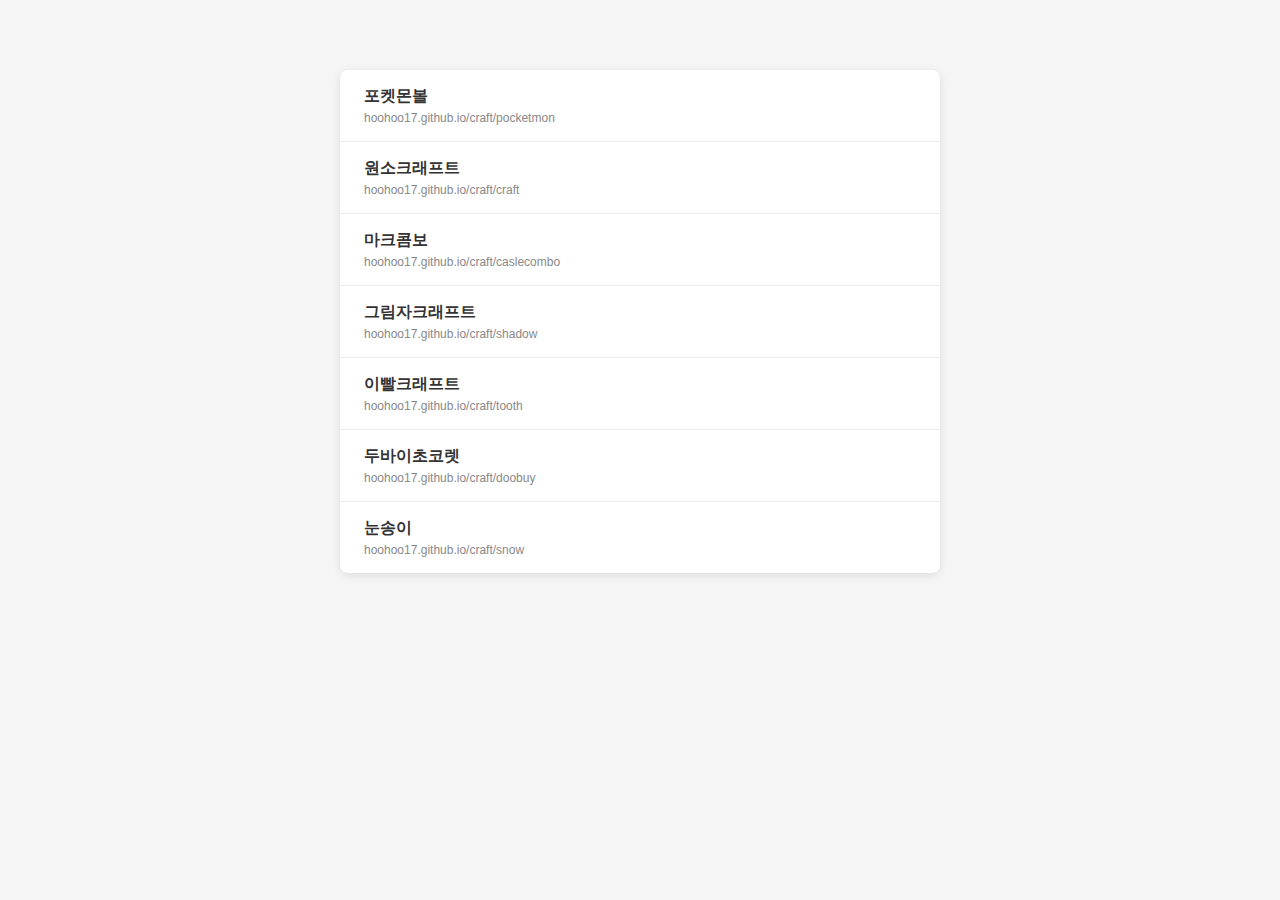
<file: index.html>
<!DOCTYPE html>
<html lang="ko">
<head>
    <meta charset="UTF-8">
    <meta name="viewport" content="width=device-width, initial-scale=1.0">
    <title>Site Map</title>
    <style>
        body {
            font-family: -apple-system, BlinkMacSystemFont, 'Segoe UI', sans-serif;
            max-width: 600px;
            margin: 50px auto;
            padding: 20px;
            background: #f5f5f5;
        }
        .map-container {
            background: white;
            border-radius: 8px;
            box-shadow: 0 2px 10px rgba(0,0,0,0.1);
            overflow: hidden;
        }
        a {
            display: block;
            padding: 16px 24px;
            text-decoration: none;
            color: #333;
            border-bottom: 1px solid #eee;
            transition: background 0.2s;
        }
        a:last-child {
            border-bottom: none;
        }
        a:hover {
            background: #f0f7ff;
        }
        .title {
            font-weight: 600;
        }
        .url {
            font-size: 12px;
            color: #888;
            margin-top: 4px;
        }
    </style>
</head>
<body>
    <div class="map-container">
        <a href="https://hoohoo17.github.io/craft/pocketmon">
            <div class="title">포켓몬볼</div>
            <div class="url">hoohoo17.github.io/craft/pocketmon</div>
        </a>
        <a href="https://hoohoo17.github.io/craft/craft">
            <div class="title">원소크래프트</div>
            <div class="url">hoohoo17.github.io/craft/craft</div>
        </a>
        <a href="https://hoohoo17.github.io/craft/caslecombo">
            <div class="title">마크콤보</div>
            <div class="url">hoohoo17.github.io/craft/caslecombo</div>
        </a>
        <a href="https://hoohoo17.github.io/craft/shadow">
            <div class="title">그림자크래프트</div>
            <div class="url">hoohoo17.github.io/craft/shadow</div>
        </a>
        <a href="https://hoohoo17.github.io/craft/tooth">
            <div class="title">이빨크래프트</div>
            <div class="url">hoohoo17.github.io/craft/tooth</div>
        </a>
        <a href="https://hoohoo17.github.io/craft/doobuy">
            <div class="title">두바이초코렛</div>
            <div class="url">hoohoo17.github.io/craft/doobuy</div>
        </a>
        <a href="https://hoohoo17.github.io/craft/snow">
            <div class="title">눈송이</div>
            <div class="url">hoohoo17.github.io/craft/snow</div>
        </a>
        
    </div>
</body>
</html>
</file>
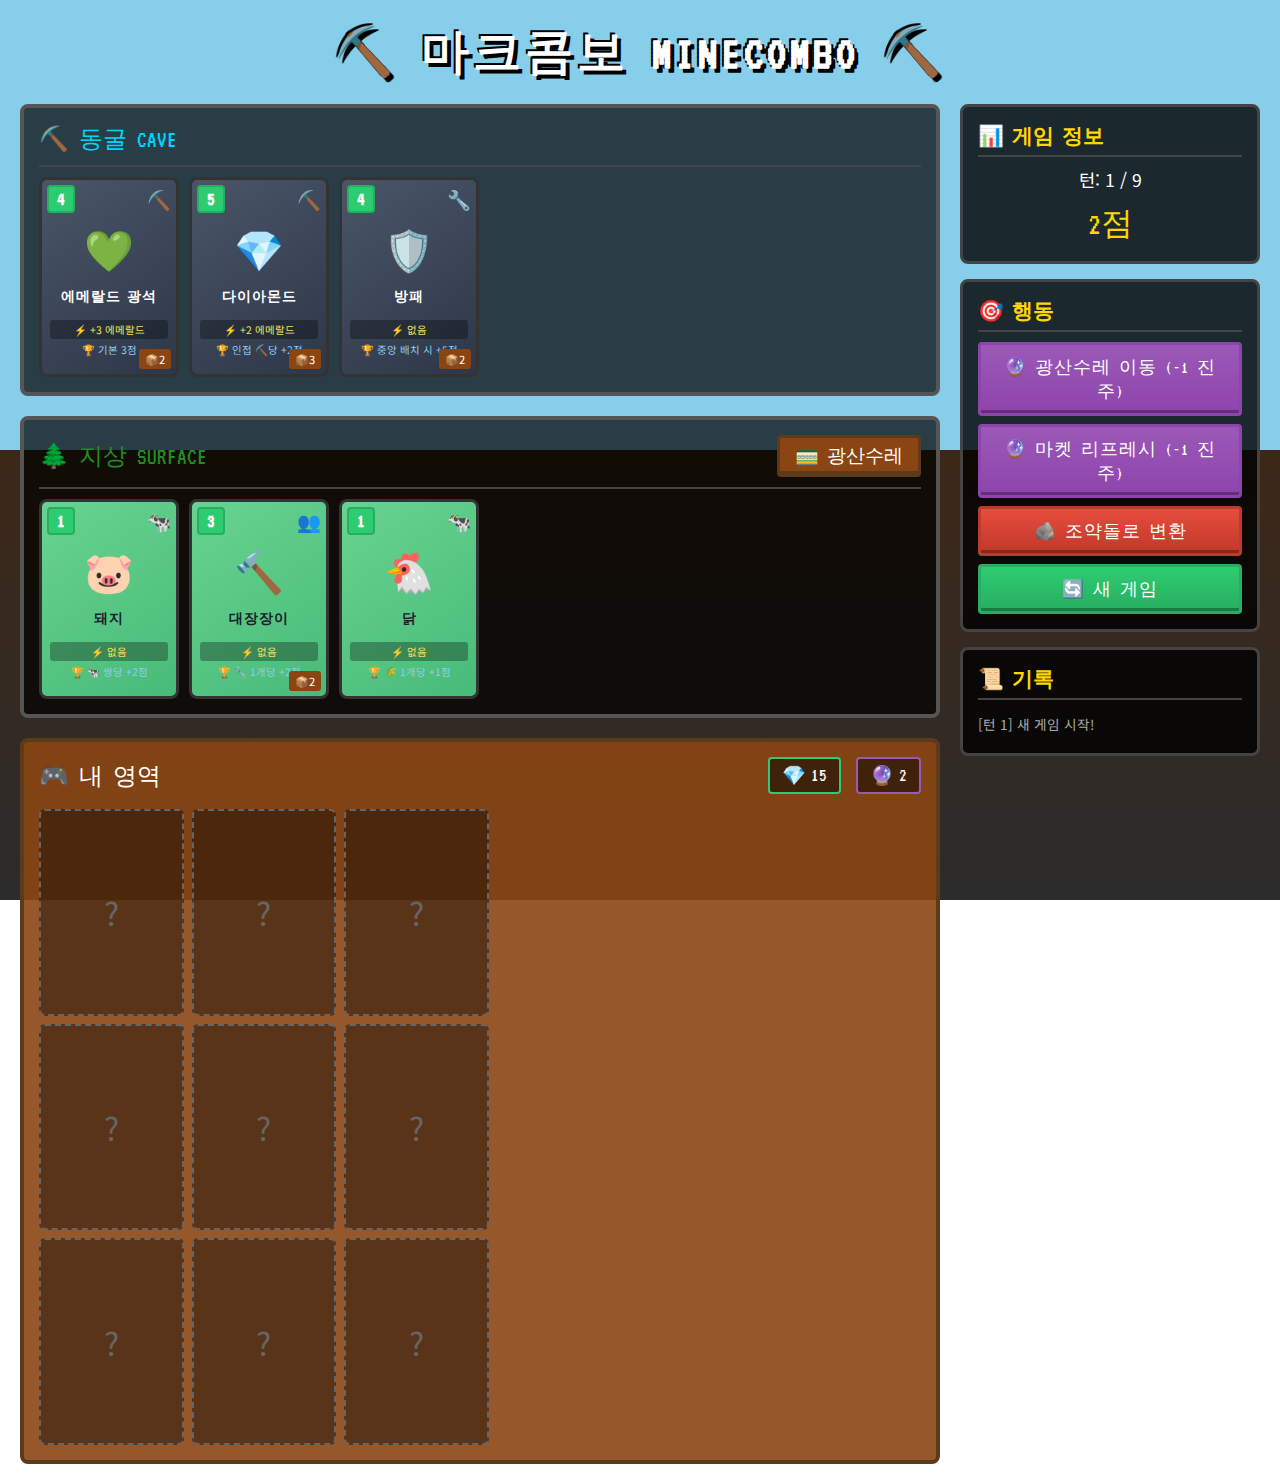
<file: caslecombo/index.html>
<!DOCTYPE html>
<html lang="ko">
<head>
    <meta charset="UTF-8">
    <meta name="viewport" content="width=device-width, initial-scale=1.0">
    <title>마크콤보 - MineCombo</title>
    <style>
        @import url('https://fonts.googleapis.com/css2?family=VT323&family=Noto+Sans+KR:wght@400;700&display=swap');
        
        * {
            margin: 0;
            padding: 0;
            box-sizing: border-box;
        }
        
        :root {
            --emerald: #2ecc71;
            --emerald-dark: #27ae60;
            --pearl: #9b59b6;
            --pearl-dark: #8e44ad;
            --cave-bg: #2c3e50;
            --surface-bg: #87ceeb;
            --stone: #7f8c8d;
            --dirt: #8B4513;
            --grass: #228B22;
            --diamond: #00d4ff;
            --gold: #ffd700;
            --iron: #c0c0c0;
            --redstone: #ff4444;
            --lapis: #2244ff;
        }
        
        body {
            font-family: 'Noto Sans KR', sans-serif;
            background: linear-gradient(180deg, #87ceeb 0%, #87ceeb 50%, #3d2817 50%, #2c2c2c 100%);
            min-height: 100vh;
            padding: 20px;
            background-attachment: fixed;
        }
        
        h1 {
            font-family: 'VT323', monospace;
            text-align: center;
            font-size: 3rem;
            color: #fff;
            text-shadow: 4px 4px 0 #000, -2px -2px 0 #000;
            margin-bottom: 20px;
            letter-spacing: 4px;
        }
        
        .game-container {
            max-width: 1400px;
            margin: 0 auto;
            display: grid;
            grid-template-columns: 1fr 300px;
            gap: 20px;
        }
        
        .main-area {
            display: flex;
            flex-direction: column;
            gap: 20px;
        }
        
        .market-section {
            background: rgba(0,0,0,0.7);
            border: 4px solid #555;
            border-radius: 8px;
            padding: 15px;
            image-rendering: pixelated;
        }
        
        .market-header {
            display: flex;
            justify-content: space-between;
            align-items: center;
            margin-bottom: 10px;
            padding-bottom: 10px;
            border-bottom: 2px solid #444;
        }
        
        .market-title {
            font-family: 'VT323', monospace;
            font-size: 1.5rem;
            color: #fff;
            display: flex;
            align-items: center;
            gap: 10px;
        }
        
        .market-title.cave { color: var(--diamond); }
        .market-title.surface { color: var(--grass); }
        
        .minecart {
            background: #8B4513;
            color: #fff;
            padding: 5px 15px;
            border-radius: 4px;
            font-family: 'VT323', monospace;
            font-size: 1.2rem;
            border: 3px solid #5d3a1a;
            box-shadow: inset 0 -3px 0 #5d3a1a;
        }
        
        .market-cards {
            display: flex;
            gap: 10px;
            flex-wrap: wrap;
        }
        
        .card {
            width: 140px;
            height: 200px;
            background: linear-gradient(145deg, #f5f5dc 0%, #ddd5c0 100%);
            border: 3px solid #333;
            border-radius: 8px;
            padding: 8px;
            cursor: pointer;
            transition: transform 0.2s, box-shadow 0.2s;
            display: flex;
            flex-direction: column;
            position: relative;
            font-size: 0.75rem;
        }
        
        .card:hover {
            transform: translateY(-5px);
            box-shadow: 0 10px 20px rgba(0,0,0,0.4);
        }
        
        .card.cave-card {
            background: linear-gradient(145deg, #4a5568 0%, #2d3748 100%);
            color: #fff;
        }
        
        .card.surface-card {
            background: linear-gradient(145deg, #68d391 0%, #48bb78 100%);
            color: #1a202c;
        }
        
        .card-cost {
            position: absolute;
            top: 5px;
            left: 5px;
            background: var(--emerald);
            color: #fff;
            width: 28px;
            height: 28px;
            border-radius: 4px;
            display: flex;
            align-items: center;
            justify-content: center;
            font-weight: bold;
            font-family: 'VT323', monospace;
            font-size: 1.2rem;
            border: 2px solid var(--emerald-dark);
        }
        
        .card-symbol {
            position: absolute;
            top: 5px;
            right: 5px;
            font-size: 1.2rem;
        }
        
        .card-image {
            height: 70px;
            display: flex;
            align-items: center;
            justify-content: center;
            font-size: 2.5rem;
            margin-top: 25px;
        }
        
        .card-name {
            text-align: center;
            font-weight: bold;
            font-size: 0.85rem;
            margin: 5px 0;
            font-family: 'VT323', monospace;
            letter-spacing: 1px;
        }
        
        .card-effect {
            font-size: 0.65rem;
            text-align: center;
            flex-grow: 1;
            display: flex;
            flex-direction: column;
            justify-content: center;
            gap: 3px;
        }
        
        .card-effect .instant {
            color: #f6e05e;
            background: rgba(0,0,0,0.3);
            padding: 2px 4px;
            border-radius: 3px;
        }
        
        .card-effect .endgame {
            color: #90cdf4;
        }
        
        .card-chest {
            position: absolute;
            bottom: 5px;
            right: 5px;
            font-size: 0.7rem;
            background: #8B4513;
            padding: 2px 6px;
            border-radius: 3px;
            color: #fff;
        }
        
        .card.flipped {
            background: linear-gradient(145deg, #718096 0%, #4a5568 100%) !important;
        }
        
        .card.flipped .card-image {
            font-size: 3rem;
        }
        
        .card.flipped::after {
            content: '조약돌';
            position: absolute;
            bottom: 50px;
            left: 50%;
            transform: translateX(-50%);
            font-family: 'VT323', monospace;
            color: #a0aec0;
        }
        
        .player-area {
            background: rgba(139,69,19,0.9);
            border: 4px solid #5d3a1a;
            border-radius: 8px;
            padding: 15px;
        }
        
        .player-header {
            display: flex;
            justify-content: space-between;
            align-items: center;
            margin-bottom: 15px;
        }
        
        .player-name {
            font-family: 'VT323', monospace;
            font-size: 1.5rem;
            color: #fff;
        }
        
        .player-resources {
            display: flex;
            gap: 15px;
        }
        
        .resource {
            display: flex;
            align-items: center;
            gap: 5px;
            background: rgba(0,0,0,0.5);
            padding: 5px 12px;
            border-radius: 4px;
            color: #fff;
            font-family: 'VT323', monospace;
            font-size: 1.2rem;
        }
        
        .resource.emerald { border: 2px solid var(--emerald); }
        .resource.pearl { border: 2px solid var(--pearl); }
        
        .tableau {
            display: grid;
            grid-template-columns: repeat(3, 1fr);
            gap: 8px;
            max-width: 450px;
        }
        
        .tableau-slot {
            aspect-ratio: 7/10;
            background: rgba(0,0,0,0.4);
            border: 2px dashed #666;
            border-radius: 6px;
            display: flex;
            align-items: center;
            justify-content: center;
            color: #666;
            font-size: 2rem;
        }
        
        .tableau-slot.has-card {
            border: none;
            padding: 0;
        }
        
        .tableau-slot .card {
            width: 100%;
            height: 100%;
            margin: 0;
        }
        
        .sidebar {
            display: flex;
            flex-direction: column;
            gap: 15px;
        }
        
        .info-panel {
            background: rgba(0,0,0,0.8);
            border: 3px solid #444;
            border-radius: 8px;
            padding: 15px;
            color: #fff;
        }
        
        .info-panel h3 {
            font-family: 'VT323', monospace;
            font-size: 1.3rem;
            margin-bottom: 10px;
            color: var(--gold);
            border-bottom: 2px solid #444;
            padding-bottom: 5px;
        }
        
        .turn-info {
            text-align: center;
            font-size: 1.1rem;
            margin-bottom: 10px;
        }
        
        .actions {
            display: flex;
            flex-direction: column;
            gap: 8px;
        }
        
        .action-btn {
            font-family: 'VT323', monospace;
            font-size: 1.1rem;
            padding: 10px 15px;
            border: none;
            border-radius: 4px;
            cursor: pointer;
            transition: all 0.2s;
            text-transform: uppercase;
            letter-spacing: 1px;
        }
        
        .action-btn:hover:not(:disabled) {
            transform: scale(1.02);
        }
        
        .action-btn:disabled {
            opacity: 0.5;
            cursor: not-allowed;
        }
        
        .action-btn.primary {
            background: linear-gradient(180deg, var(--emerald) 0%, var(--emerald-dark) 100%);
            color: #fff;
            border: 3px solid var(--emerald-dark);
            box-shadow: inset 0 -3px 0 rgba(0,0,0,0.3);
        }
        
        .action-btn.secondary {
            background: linear-gradient(180deg, var(--pearl) 0%, var(--pearl-dark) 100%);
            color: #fff;
            border: 3px solid var(--pearl-dark);
            box-shadow: inset 0 -3px 0 rgba(0,0,0,0.3);
        }
        
        .action-btn.danger {
            background: linear-gradient(180deg, #e74c3c 0%, #c0392b 100%);
            color: #fff;
            border: 3px solid #c0392b;
            box-shadow: inset 0 -3px 0 rgba(0,0,0,0.3);
        }
        
        .score-display {
            font-size: 2rem;
            text-align: center;
            color: var(--gold);
            font-family: 'VT323', monospace;
        }
        
        .log {
            max-height: 200px;
            overflow-y: auto;
            font-size: 0.85rem;
            color: #aaa;
        }
        
        .log-entry {
            padding: 4px 0;
            border-bottom: 1px solid #333;
        }
        
        .log-entry:last-child {
            border-bottom: none;
        }
        
        .modal {
            display: none;
            position: fixed;
            top: 0;
            left: 0;
            width: 100%;
            height: 100%;
            background: rgba(0,0,0,0.8);
            z-index: 1000;
            align-items: center;
            justify-content: center;
        }
        
        .modal.active {
            display: flex;
        }
        
        .modal-content {
            background: linear-gradient(145deg, #2d3748 0%, #1a202c 100%);
            border: 4px solid var(--gold);
            border-radius: 12px;
            padding: 30px;
            max-width: 500px;
            text-align: center;
            color: #fff;
        }
        
        .modal-content h2 {
            font-family: 'VT323', monospace;
            font-size: 2.5rem;
            color: var(--gold);
            margin-bottom: 20px;
        }
        
        .final-score {
            font-size: 4rem;
            font-family: 'VT323', monospace;
            color: var(--emerald);
            margin: 20px 0;
        }
        
        .score-breakdown {
            text-align: left;
            margin: 20px 0;
            padding: 15px;
            background: rgba(0,0,0,0.3);
            border-radius: 8px;
        }
        
        .score-row {
            display: flex;
            justify-content: space-between;
            padding: 5px 0;
            border-bottom: 1px solid #444;
        }
        
        .placement-hint {
            position: fixed;
            bottom: 20px;
            left: 50%;
            transform: translateX(-50%);
            background: rgba(0,0,0,0.9);
            color: #fff;
            padding: 15px 30px;
            border-radius: 8px;
            font-family: 'VT323', monospace;
            font-size: 1.2rem;
            border: 2px solid var(--emerald);
            z-index: 100;
            display: none;
        }
        
        .placement-hint.active {
            display: block;
            animation: pulse 1s infinite;
        }
        
        @keyframes pulse {
            0%, 100% { opacity: 1; }
            50% { opacity: 0.7; }
        }
        
        .tableau-slot.valid-placement {
            border-color: var(--emerald);
            background: rgba(46, 204, 113, 0.2);
            cursor: pointer;
        }
        
        .tableau-slot.valid-placement:hover {
            background: rgba(46, 204, 113, 0.4);
        }
        
        .selected-card-preview {
            position: fixed;
            bottom: 80px;
            left: 50%;
            transform: translateX(-50%);
            z-index: 99;
            display: none;
        }
        
        .selected-card-preview.active {
            display: block;
        }
    </style>
</head>
<body>
    <h1>⛏️ 마크콤보 MINECOMBO ⛏️</h1>
    
    <div class="game-container">
        <div class="main-area">
            <!-- 동굴 마켓 -->
            <div class="market-section">
                <div class="market-header">
                    <div class="market-title cave">⛏️ 동굴 CAVE</div>
                    <div class="minecart" id="minecart-cave" style="display:none">🚃 광산수레</div>
                </div>
                <div class="market-cards" id="cave-market"></div>
            </div>
            
            <!-- 지상 마켓 -->
            <div class="market-section">
                <div class="market-header">
                    <div class="market-title surface">🌲 지상 SURFACE</div>
                    <div class="minecart" id="minecart-surface">🚃 광산수레</div>
                </div>
                <div class="market-cards" id="surface-market"></div>
            </div>
            
            <!-- 플레이어 영역 -->
            <div class="player-area">
                <div class="player-header">
                    <div class="player-name">🎮 내 영역</div>
                    <div class="player-resources">
                        <div class="resource emerald">💎 <span id="emerald-count">15</span></div>
                        <div class="resource pearl">🔮 <span id="pearl-count">2</span></div>
                    </div>
                </div>
                <div class="tableau" id="player-tableau"></div>
            </div>
        </div>
        
        <div class="sidebar">
            <div class="info-panel">
                <h3>📊 게임 정보</h3>
                <div class="turn-info">턴: <span id="turn-count">1</span> / 9</div>
                <div class="score-display" id="current-score">0점</div>
            </div>
            
            <div class="info-panel">
                <h3>🎯 행동</h3>
                <div class="actions">
                    <button class="action-btn secondary" id="btn-move-minecart" onclick="moveMinecart()">
                        🔮 광산수레 이동 (-1 진주)
                    </button>
                    <button class="action-btn secondary" id="btn-refresh" onclick="refreshMarket()">
                        🔮 마켓 리프레시 (-1 진주)
                    </button>
                    <button class="action-btn danger" id="btn-flip" onclick="toggleFlipMode()">
                        🪨 조약돌로 변환
                    </button>
                    <button class="action-btn primary" onclick="newGame()">
                        🔄 새 게임
                    </button>
                </div>
            </div>
            
            <div class="info-panel">
                <h3>📜 기록</h3>
                <div class="log" id="game-log"></div>
            </div>
        </div>
    </div>
    
    <div class="placement-hint" id="placement-hint">
        카드를 놓을 위치를 클릭하세요
    </div>
    
    <div class="selected-card-preview" id="selected-preview"></div>
    
    <div class="modal" id="game-over-modal">
        <div class="modal-content">
            <h2>🏆 게임 종료!</h2>
            <div class="final-score" id="final-score">0</div>
            <div class="score-breakdown" id="score-breakdown"></div>
            <button class="action-btn primary" onclick="newGame()">다시 하기</button>
        </div>
    </div>

    <script>
        // 카드 데이터
        const CAVE_CARDS = [
            // 광석 (12장)
            { id: 'diamond', name: '다이아몬드', emoji: '💎', cost: 5, symbol: '⛏️', instant: '+2 에메랄드', instantEffect: (g) => g.emeralds += 2, endgame: '인접 ⛏️당 +2점', score: (g, pos) => countAdjacent(g, pos, '⛏️') * 2, chest: 3 },
            { id: 'diamond2', name: '다이아몬드', emoji: '💎', cost: 5, symbol: '⛏️', instant: '+2 에메랄드', instantEffect: (g) => g.emeralds += 2, endgame: '인접 ⛏️당 +2점', score: (g, pos) => countAdjacent(g, pos, '⛏️') * 2, chest: 3 },
            { id: 'emerald_ore', name: '에메랄드 광석', emoji: '💚', cost: 4, symbol: '⛏️', instant: '+3 에메랄드', instantEffect: (g) => g.emeralds += 3, endgame: '기본 3점', score: () => 3, chest: 2 },
            { id: 'emerald_ore2', name: '에메랄드 광석', emoji: '💚', cost: 4, symbol: '⛏️', instant: '+3 에메랄드', instantEffect: (g) => g.emeralds += 3, endgame: '기본 3점', score: () => 3, chest: 2 },
            { id: 'redstone', name: '레드스톤', emoji: '🔴', cost: 3, symbol: '⛏️', instant: '+1 진주', instantEffect: (g) => g.pearls += 1, endgame: '🔧 1개당 +2점', score: (g) => countSymbol(g, '🔧') * 2, chest: 1 },
            { id: 'redstone2', name: '레드스톤', emoji: '🔴', cost: 3, symbol: '⛏️', instant: '+1 진주', instantEffect: (g) => g.pearls += 1, endgame: '🔧 1개당 +2점', score: (g) => countSymbol(g, '🔧') * 2, chest: 1 },
            { id: 'lapis', name: '청금석', emoji: '🔵', cost: 3, symbol: '⛏️', instant: '없음', instantEffect: () => {}, endgame: '⛏️ 3개+ 시 +5점', score: (g) => countSymbol(g, '⛏️') >= 3 ? 5 : 0, chest: 2 },
            { id: 'lapis2', name: '청금석', emoji: '🔵', cost: 3, symbol: '⛏️', instant: '없음', instantEffect: () => {}, endgame: '⛏️ 3개+ 시 +5점', score: (g) => countSymbol(g, '⛏️') >= 3 ? 5 : 0, chest: 2 },
            { id: 'gold_ore', name: '금 광석', emoji: '🟡', cost: 4, symbol: '⛏️', instant: '+1 에메랄드', instantEffect: (g) => g.emeralds += 1, endgame: '같은 열 ⛏️당 +2점', score: (g, pos) => countInColumn(g, pos, '⛏️') * 2, chest: 3 },
            { id: 'gold_ore2', name: '금 광석', emoji: '🟡', cost: 4, symbol: '⛏️', instant: '+1 에메랄드', instantEffect: (g) => g.emeralds += 1, endgame: '같은 열 ⛏️당 +2점', score: (g, pos) => countInColumn(g, pos, '⛏️') * 2, chest: 3 },
            { id: 'iron_ore', name: '철 광석', emoji: '⚪', cost: 2, symbol: '⛏️', instant: '없음', instantEffect: () => {}, endgame: '기본 2점', score: () => 2, chest: 1 },
            { id: 'iron_ore2', name: '철 광석', emoji: '⚪', cost: 2, symbol: '⛏️', instant: '없음', instantEffect: () => {}, endgame: '기본 2점', score: () => 2, chest: 1 },
            
            // 동굴 몹 (10장)
            { id: 'creeper', name: '크리퍼', emoji: '💀', cost: 3, symbol: '👹', instant: '없음', instantEffect: () => {}, endgame: '👹 3개+ 시 +5점', score: (g) => countSymbol(g, '👹') >= 3 ? 5 : 0, chest: 0 },
            { id: 'creeper2', name: '크리퍼', emoji: '💀', cost: 3, symbol: '👹', instant: '없음', instantEffect: () => {}, endgame: '👹 3개+ 시 +5점', score: (g) => countSymbol(g, '👹') >= 3 ? 5 : 0, chest: 0 },
            { id: 'zombie', name: '좀비', emoji: '🧟', cost: 2, symbol: '👹', instant: '없음', instantEffect: () => {}, endgame: '👹 쌍당 +2점', score: (g) => Math.floor(countSymbol(g, '👹') / 2) * 2, chest: 0 },
            { id: 'zombie2', name: '좀비', emoji: '🧟', cost: 2, symbol: '👹', instant: '없음', instantEffect: () => {}, endgame: '👹 쌍당 +2점', score: (g) => Math.floor(countSymbol(g, '👹') / 2) * 2, chest: 0 },
            { id: 'skeleton', name: '스켈레톤', emoji: '💀', cost: 2, symbol: '👹', instant: '+1 진주', instantEffect: (g) => g.pearls += 1, endgame: '기본 1점', score: () => 1, chest: 0 },
            { id: 'skeleton2', name: '스켈레톤', emoji: '💀', cost: 2, symbol: '👹', instant: '+1 진주', instantEffect: (g) => g.pearls += 1, endgame: '기본 1점', score: () => 1, chest: 0 },
            { id: 'spider', name: '거미', emoji: '🕷️', cost: 2, symbol: '👹', instant: '없음', instantEffect: () => {}, endgame: '인접 👹당 +1점', score: (g, pos) => countAdjacent(g, pos, '👹') * 1, chest: 0 },
            { id: 'slime', name: '슬라임', emoji: '🟢', cost: 1, symbol: '👹', instant: '+1 에메랄드', instantEffect: (g) => g.emeralds += 1, endgame: '기본 1점', score: () => 1, chest: 0 },
            { id: 'warden', name: '워든', emoji: '👾', cost: 7, symbol: '👹', instant: '없음', instantEffect: () => {}, endgame: '👹 최다 시 +10점', score: (g) => 10, chest: 0 },
            { id: 'enderman', name: '엔더맨', emoji: '👤', cost: 5, symbol: '👹', instant: '+2 진주', instantEffect: (g) => g.pearls += 2, endgame: '기본 4점', score: () => 4, chest: 1 },
            
            // 구조물 (8장)
            { id: 'mineshaft', name: '폐광', emoji: '🚃', cost: 4, symbol: '🏠', instant: '+1 진주', instantEffect: (g) => g.pearls += 1, endgame: '행/열 ⛏️ 3개 시 +6점', score: (g, pos) => (countInRow(g, pos, '⛏️') >= 3 || countInColumn(g, pos, '⛏️') >= 3) ? 6 : 0, chest: 2 },
            { id: 'mineshaft2', name: '폐광', emoji: '🚃', cost: 4, symbol: '🏠', instant: '+1 진주', instantEffect: (g) => g.pearls += 1, endgame: '행/열 ⛏️ 3개 시 +6점', score: (g, pos) => (countInRow(g, pos, '⛏️') >= 3 || countInColumn(g, pos, '⛏️') >= 3) ? 6 : 0, chest: 2 },
            { id: 'dungeon', name: '던전', emoji: '🏰', cost: 3, symbol: '🏠', instant: '없음', instantEffect: () => {}, endgame: '👹 1개당 +1점', score: (g) => countSymbol(g, '👹'), chest: 2 },
            { id: 'dungeon2', name: '던전', emoji: '🏰', cost: 3, symbol: '🏠', instant: '없음', instantEffect: () => {}, endgame: '👹 1개당 +1점', score: (g) => countSymbol(g, '👹'), chest: 2 },
            { id: 'ancient_city', name: '고대 도시', emoji: '🏛️', cost: 6, symbol: '🏠', instant: '+2 에메랄드', instantEffect: (g) => g.emeralds += 2, endgame: '🏠 1개당 +2점', score: (g) => countSymbol(g, '🏠') * 2, chest: 4 },
            { id: 'lava_lake', name: '용암 호수', emoji: '🔥', cost: 2, symbol: '🏠', instant: '없음', instantEffect: () => {}, endgame: '인접 카드 없으면 +5점', score: (g, pos) => countAdjacent(g, pos, null) === 0 ? 5 : 0, chest: 0 },
            { id: 'stronghold', name: '요새', emoji: '🏯', cost: 5, symbol: '🏠', instant: '없음', instantEffect: () => {}, endgame: '코너 배치 시 +6점', score: (g, pos) => [0,2,6,8].includes(pos) ? 6 : 0, chest: 3 },
            { id: 'amethyst', name: '자수정 동굴', emoji: '💜', cost: 3, symbol: '🏠', instant: '+1 진주', instantEffect: (g) => g.pearls += 1, endgame: '기본 2점', score: () => 2, chest: 2 },
            
            // 도구/장비 (9장)
            { id: 'diamond_pick', name: '다이아 곡괭이', emoji: '⛏️', cost: 6, symbol: '🔧', instant: '다음 구매 -2', instantEffect: (g) => g.discount = 2, endgame: '🔧 세트당 +3점', score: (g) => Math.floor(countSymbol(g, '🔧') / 3) * 3, chest: 2 },
            { id: 'diamond_pick2', name: '다이아 곡괭이', emoji: '⛏️', cost: 6, symbol: '🔧', instant: '다음 구매 -2', instantEffect: (g) => g.discount = 2, endgame: '🔧 세트당 +3점', score: (g) => Math.floor(countSymbol(g, '🔧') / 3) * 3, chest: 2 },
            { id: 'iron_sword', name: '철 검', emoji: '🗡️', cost: 3, symbol: '🔧', instant: '없음', instantEffect: () => {}, endgame: '👹 1개당 +1점', score: (g) => countSymbol(g, '👹'), chest: 1 },
            { id: 'iron_sword2', name: '철 검', emoji: '🗡️', cost: 3, symbol: '🔧', instant: '없음', instantEffect: () => {}, endgame: '👹 1개당 +1점', score: (g) => countSymbol(g, '👹'), chest: 1 },
            { id: 'torch', name: '횃불', emoji: '🔦', cost: 1, symbol: '🔧', instant: '+1 에메랄드', instantEffect: (g) => g.emeralds += 1, endgame: '기본 1점', score: () => 1, chest: 0 },
            { id: 'torch2', name: '횃불', emoji: '🔦', cost: 1, symbol: '🔧', instant: '+1 에메랄드', instantEffect: (g) => g.emeralds += 1, endgame: '기본 1점', score: () => 1, chest: 0 },
            { id: 'bucket', name: '양동이', emoji: '🪣', cost: 2, symbol: '🔧', instant: '+2 에메랄드', instantEffect: (g) => g.emeralds += 2, endgame: '기본 0점', score: () => 0, chest: 1 },
            { id: 'shield', name: '방패', emoji: '🛡️', cost: 4, symbol: '🔧', instant: '없음', instantEffect: () => {}, endgame: '중앙 배치 시 +5점', score: (g, pos) => pos === 4 ? 5 : 0, chest: 2 },
            { id: 'bow', name: '활', emoji: '🏹', cost: 3, symbol: '🔧', instant: '없음', instantEffect: () => {}, endgame: '대각선 👹당 +2점', score: (g, pos) => countDiagonal(g, pos, '👹') * 2, chest: 1 },
        ];
        
        const SURFACE_CARDS = [
            // 바이옴/나무 (12장)
            { id: 'oak', name: '참나무', emoji: '🌳', cost: 2, symbol: '🌲', instant: '+1 에메랄드', instantEffect: (g) => g.emeralds += 1, endgame: '같은 행 🌲당 +1점', score: (g, pos) => countInRow(g, pos, '🌲'), chest: 1 },
            { id: 'oak2', name: '참나무', emoji: '🌳', cost: 2, symbol: '🌲', instant: '+1 에메랄드', instantEffect: (g) => g.emeralds += 1, endgame: '같은 행 🌲당 +1점', score: (g, pos) => countInRow(g, pos, '🌲'), chest: 1 },
            { id: 'birch', name: '자작나무', emoji: '🌴', cost: 2, symbol: '🌲', instant: '+1 에메랄드', instantEffect: (g) => g.emeralds += 1, endgame: '같은 열 🌲당 +1점', score: (g, pos) => countInColumn(g, pos, '🌲'), chest: 1 },
            { id: 'birch2', name: '자작나무', emoji: '🌴', cost: 2, symbol: '🌲', instant: '+1 에메랄드', instantEffect: (g) => g.emeralds += 1, endgame: '같은 열 🌲당 +1점', score: (g, pos) => countInColumn(g, pos, '🌲'), chest: 1 },
            { id: 'spruce', name: '가문비나무', emoji: '🌲', cost: 2, symbol: '🌲', instant: '없음', instantEffect: () => {}, endgame: '🌲 쌍당 +2점', score: (g) => Math.floor(countSymbol(g, '🌲') / 2) * 2, chest: 1 },
            { id: 'spruce2', name: '가문비나무', emoji: '🌲', cost: 2, symbol: '🌲', instant: '없음', instantEffect: () => {}, endgame: '🌲 쌍당 +2점', score: (g) => Math.floor(countSymbol(g, '🌲') / 2) * 2, chest: 1 },
            { id: 'cherry', name: '벚나무', emoji: '🌸', cost: 3, symbol: '🌲', instant: '+1 진주', instantEffect: (g) => g.pearls += 1, endgame: '기본 2점', score: () => 2, chest: 2 },
            { id: 'cherry2', name: '벚나무', emoji: '🌸', cost: 3, symbol: '🌲', instant: '+1 진주', instantEffect: (g) => g.pearls += 1, endgame: '기본 2점', score: () => 2, chest: 2 },
            { id: 'jungle', name: '정글나무', emoji: '🎋', cost: 3, symbol: '🌲', instant: '없음', instantEffect: () => {}, endgame: '🐄 1개당 +1점', score: (g) => countSymbol(g, '🐄'), chest: 1 },
            { id: 'jungle2', name: '정글나무', emoji: '🎋', cost: 3, symbol: '🌲', instant: '없음', instantEffect: () => {}, endgame: '🐄 1개당 +1점', score: (g) => countSymbol(g, '🐄'), chest: 1 },
            { id: 'desert', name: '사막', emoji: '🏜️', cost: 1, symbol: '🌲', instant: '+2 에메랄드', instantEffect: (g) => g.emeralds += 2, endgame: '기본 0점', score: () => 0, chest: 0 },
            { id: 'mushroom', name: '버섯 섬', emoji: '🍄', cost: 4, symbol: '🌲', instant: '없음', instantEffect: () => {}, endgame: '🌲 4개+ 시 +6점', score: (g) => countSymbol(g, '🌲') >= 4 ? 6 : 0, chest: 2 },
            
            // 동물 (12장)
            { id: 'pig', name: '돼지', emoji: '🐷', cost: 1, symbol: '🐄', instant: '없음', instantEffect: () => {}, endgame: '🐄 쌍당 +2점', score: (g) => Math.floor(countSymbol(g, '🐄') / 2) * 2, chest: 0 },
            { id: 'pig2', name: '돼지', emoji: '🐷', cost: 1, symbol: '🐄', instant: '없음', instantEffect: () => {}, endgame: '🐄 쌍당 +2점', score: (g) => Math.floor(countSymbol(g, '🐄') / 2) * 2, chest: 0 },
            { id: 'cow', name: '소', emoji: '🐄', cost: 1, symbol: '🐄', instant: '없음', instantEffect: () => {}, endgame: '🐄 쌍당 +2점', score: (g) => Math.floor(countSymbol(g, '🐄') / 2) * 2, chest: 0 },
            { id: 'cow2', name: '소', emoji: '🐄', cost: 1, symbol: '🐄', instant: '없음', instantEffect: () => {}, endgame: '🐄 쌍당 +2점', score: (g) => Math.floor(countSymbol(g, '🐄') / 2) * 2, chest: 0 },
            { id: 'sheep', name: '양', emoji: '🐑', cost: 1, symbol: '🐄', instant: '+1 에메랄드', instantEffect: (g) => g.emeralds += 1, endgame: '기본 1점', score: () => 1, chest: 0 },
            { id: 'sheep2', name: '양', emoji: '🐑', cost: 1, symbol: '🐄', instant: '+1 에메랄드', instantEffect: (g) => g.emeralds += 1, endgame: '기본 1점', score: () => 1, chest: 0 },
            { id: 'chicken', name: '닭', emoji: '🐔', cost: 1, symbol: '🐄', instant: '없음', instantEffect: () => {}, endgame: '🌾 1개당 +1점', score: (g) => countSymbol(g, '🌾'), chest: 0 },
            { id: 'chicken2', name: '닭', emoji: '🐔', cost: 1, symbol: '🐄', instant: '없음', instantEffect: () => {}, endgame: '🌾 1개당 +1점', score: (g) => countSymbol(g, '🌾'), chest: 0 },
            { id: 'wolf', name: '늑대', emoji: '🐺', cost: 3, symbol: '🐄', instant: '없음', instantEffect: () => {}, endgame: '인접 🐄당 +2점', score: (g, pos) => countAdjacent(g, pos, '🐄') * 2, chest: 1 },
            { id: 'wolf2', name: '늑대', emoji: '🐺', cost: 3, symbol: '🐄', instant: '없음', instantEffect: () => {}, endgame: '인접 🐄당 +2점', score: (g, pos) => countAdjacent(g, pos, '🐄') * 2, chest: 1 },
            { id: 'bee', name: '벌', emoji: '🐝', cost: 2, symbol: '🐄', instant: '+1 에메랄드', instantEffect: (g) => g.emeralds += 1, endgame: '인접 🌲당 +2점', score: (g, pos) => countAdjacent(g, pos, '🌲') * 2, chest: 0 },
            { id: 'cat', name: '고양이', emoji: '🐱', cost: 2, symbol: '🐄', instant: '+1 진주', instantEffect: (g) => g.pearls += 1, endgame: '기본 1점', score: () => 1, chest: 0 },
            
            // 마을 (10장)
            { id: 'farmer', name: '농부 주민', emoji: '👨‍🌾', cost: 2, symbol: '👥', instant: '+1 에메랄드', instantEffect: (g) => g.emeralds += 1, endgame: '인접 🌾당 +2점', score: (g, pos) => countAdjacent(g, pos, '🌾') * 2, chest: 1 },
            { id: 'farmer2', name: '농부 주민', emoji: '👨‍🌾', cost: 2, symbol: '👥', instant: '+1 에메랄드', instantEffect: (g) => g.emeralds += 1, endgame: '인접 🌾당 +2점', score: (g, pos) => countAdjacent(g, pos, '🌾') * 2, chest: 1 },
            { id: 'librarian', name: '사서 주민', emoji: '📚', cost: 3, symbol: '👥', instant: '+1 진주', instantEffect: (g) => g.pearls += 1, endgame: '👥 1개당 +1점', score: (g) => countSymbol(g, '👥'), chest: 2 },
            { id: 'blacksmith', name: '대장장이', emoji: '🔨', cost: 3, symbol: '👥', instant: '없음', instantEffect: () => {}, endgame: '🔧 1개당 +2점', score: (g) => countSymbol(g, '🔧') * 2, chest: 2 },
            { id: 'cleric', name: '성직자', emoji: '⛪', cost: 4, symbol: '👥', instant: '+2 진주', instantEffect: (g) => g.pearls += 2, endgame: '기본 2점', score: () => 2, chest: 2 },
            { id: 'golem', name: '철 골렘', emoji: '🤖', cost: 4, symbol: '👥', instant: '없음', instantEffect: () => {}, endgame: '🏠 2개+ 시 +4점', score: (g) => countSymbol(g, '🏠') >= 2 ? 4 : 0, chest: 2 },
            { id: 'golem2', name: '철 골렘', emoji: '🤖', cost: 4, symbol: '👥', instant: '없음', instantEffect: () => {}, endgame: '🏠 2개+ 시 +4점', score: (g) => countSymbol(g, '🏠') >= 2 ? 4 : 0, chest: 2 },
            { id: 'house', name: '마을 집', emoji: '🏠', cost: 3, symbol: '🏠', instant: '없음', instantEffect: () => {}, endgame: '👥 1개당 +1점', score: (g) => countSymbol(g, '👥'), chest: 3 },
            { id: 'house2', name: '마을 집', emoji: '🏠', cost: 3, symbol: '🏠', instant: '없음', instantEffect: () => {}, endgame: '👥 1개당 +1점', score: (g) => countSymbol(g, '👥'), chest: 3 },
            { id: 'well', name: '우물', emoji: '🪣', cost: 2, symbol: '🏠', instant: '+2 에메랄드', instantEffect: (g) => g.emeralds += 2, endgame: '기본 1점', score: () => 1, chest: 1 },
            
            // 농작물/자원 (15장)
            { id: 'wheat', name: '밀', emoji: '🌾', cost: 1, symbol: '🌾', instant: '없음', instantEffect: () => {}, endgame: '🌾 4개+ 시 +5점', score: (g) => countSymbol(g, '🌾') >= 4 ? 5 : 0, chest: 0 },
            { id: 'wheat2', name: '밀', emoji: '🌾', cost: 1, symbol: '🌾', instant: '없음', instantEffect: () => {}, endgame: '🌾 4개+ 시 +5점', score: (g) => countSymbol(g, '🌾') >= 4 ? 5 : 0, chest: 0 },
            { id: 'wheat3', name: '밀', emoji: '🌾', cost: 1, symbol: '🌾', instant: '없음', instantEffect: () => {}, endgame: '🌾 4개+ 시 +5점', score: (g) => countSymbol(g, '🌾') >= 4 ? 5 : 0, chest: 0 },
            { id: 'carrot', name: '당근', emoji: '🥕', cost: 1, symbol: '🌾', instant: '+1 에메랄드', instantEffect: (g) => g.emeralds += 1, endgame: '기본 1점', score: () => 1, chest: 0 },
            { id: 'carrot2', name: '당근', emoji: '🥕', cost: 1, symbol: '🌾', instant: '+1 에메랄드', instantEffect: (g) => g.emeralds += 1, endgame: '기본 1점', score: () => 1, chest: 0 },
            { id: 'potato', name: '감자', emoji: '🥔', cost: 1, symbol: '🌾', instant: '없음', instantEffect: () => {}, endgame: '🐄 1개당 +1점', score: (g) => countSymbol(g, '🐄'), chest: 0 },
            { id: 'potato2', name: '감자', emoji: '🥔', cost: 1, symbol: '🌾', instant: '없음', instantEffect: () => {}, endgame: '🐄 1개당 +1점', score: (g) => countSymbol(g, '🐄'), chest: 0 },
            { id: 'sugarcane', name: '사탕수수', emoji: '🎋', cost: 2, symbol: '🌾', instant: '+1 에메랄드', instantEffect: (g) => g.emeralds += 1, endgame: '같은 행 🌾당 +1점', score: (g, pos) => countInRow(g, pos, '🌾'), chest: 0 },
            { id: 'sugarcane2', name: '사탕수수', emoji: '🎋', cost: 2, symbol: '🌾', instant: '+1 에메랄드', instantEffect: (g) => g.emeralds += 1, endgame: '같은 행 🌾당 +1점', score: (g, pos) => countInRow(g, pos, '🌾'), chest: 0 },
            { id: 'log', name: '원목', emoji: '🪵', cost: 1, symbol: '🌾', instant: '없음', instantEffect: () => {}, endgame: '🌲 1개당 +1점', score: (g) => countSymbol(g, '🌲'), chest: 0 },
            { id: 'log2', name: '원목', emoji: '🪵', cost: 1, symbol: '🌾', instant: '없음', instantEffect: () => {}, endgame: '🌲 1개당 +1점', score: (g) => countSymbol(g, '🌲'), chest: 0 },
            { id: 'cobble', name: '조약돌', emoji: '🪨', cost: 0, symbol: '🌾', instant: '+3 에메랄드', instantEffect: (g) => g.emeralds += 3, endgame: '기본 0점', score: () => 0, chest: 0 },
            { id: 'cobble2', name: '조약돌', emoji: '🪨', cost: 0, symbol: '🌾', instant: '+3 에메랄드', instantEffect: (g) => g.emeralds += 3, endgame: '기본 0점', score: () => 0, chest: 0 },
            { id: 'melon', name: '수박', emoji: '🍉', cost: 2, symbol: '🌾', instant: '없음', instantEffect: () => {}, endgame: '인접 🌾당 +2점', score: (g, pos) => countAdjacent(g, pos, '🌾') * 2, chest: 1 },
            { id: 'pumpkin', name: '호박', emoji: '🎃', cost: 2, symbol: '🌾', instant: '없음', instantEffect: () => {}, endgame: '기본 2점', score: () => 2, chest: 1 },
        ];
        
        // 게임 상태
        let gameState = {
            emeralds: 15,
            pearls: 2,
            turn: 1,
            minecartLocation: 'surface', // 'cave' or 'surface'
            tableau: Array(9).fill(null),
            caveDeck: [],
            surfaceDeck: [],
            caveMarket: [],
            surfaceMarket: [],
            selectedCard: null,
            flipMode: false,
            discount: 0
        };
        
        // 유틸리티 함수들
        function shuffle(array) {
            const arr = [...array];
            for (let i = arr.length - 1; i > 0; i--) {
                const j = Math.floor(Math.random() * (i + 1));
                [arr[i], arr[j]] = [arr[j], arr[i]];
            }
            return arr;
        }
        
        function countSymbol(g, symbol) {
            return g.tableau.filter(c => c && !c.flipped && c.symbol === symbol).length;
        }
        
        function countAdjacent(g, pos, symbol) {
            const adjacents = [
                pos - 3, // 위
                pos + 3, // 아래
                pos % 3 !== 0 ? pos - 1 : -1, // 왼쪽
                pos % 3 !== 2 ? pos + 1 : -1  // 오른쪽
            ].filter(p => p >= 0 && p < 9);
            
            return adjacents.filter(p => {
                const card = g.tableau[p];
                if (!card || card.flipped) return false;
                return symbol === null || card.symbol === symbol;
            }).length;
        }
        
        function countInRow(g, pos, symbol) {
            const row = Math.floor(pos / 3);
            let count = 0;
            for (let i = row * 3; i < row * 3 + 3; i++) {
                const card = g.tableau[i];
                if (card && !card.flipped && card.symbol === symbol) count++;
            }
            return count;
        }
        
        function countInColumn(g, pos, symbol) {
            const col = pos % 3;
            let count = 0;
            for (let i = col; i < 9; i += 3) {
                const card = g.tableau[i];
                if (card && !card.flipped && card.symbol === symbol) count++;
            }
            return count;
        }
        
        function countDiagonal(g, pos, symbol) {
            const diagonals = [];
            const row = Math.floor(pos / 3);
            const col = pos % 3;
            
            if (row > 0 && col > 0) diagonals.push(pos - 4);
            if (row > 0 && col < 2) diagonals.push(pos - 2);
            if (row < 2 && col > 0) diagonals.push(pos + 2);
            if (row < 2 && col < 2) diagonals.push(pos + 4);
            
            return diagonals.filter(p => {
                const card = g.tableau[p];
                return card && !card.flipped && card.symbol === symbol;
            }).length;
        }
        
        function getValidPlacements() {
            const valid = [];
            const hasCards = gameState.tableau.some(c => c !== null);
            
            if (!hasCards) {
                return [0, 1, 2, 3, 4, 5, 6, 7, 8];
            }
            
            for (let i = 0; i < 9; i++) {
                if (gameState.tableau[i] !== null) continue;
                
                const adjacents = [
                    i - 3,
                    i + 3,
                    i % 3 !== 0 ? i - 1 : -1,
                    i % 3 !== 2 ? i + 1 : -1
                ];
                
                const hasAdjacentCard = adjacents.some(p => p >= 0 && p < 9 && gameState.tableau[p] !== null);
                if (hasAdjacentCard) valid.push(i);
            }
            
            return valid;
        }
        
        function calculateScore() {
            let total = 0;
            const breakdown = [];
            
            gameState.tableau.forEach((card, pos) => {
                if (card && !card.flipped) {
                    const cardScore = card.score(gameState, pos);
                    total += cardScore;
                    if (cardScore > 0) {
                        breakdown.push({ name: card.name, score: cardScore });
                    }
                }
            });
            
            // 남은 진주 점수
            const pearlScore = gameState.pearls;
            total += pearlScore;
            if (pearlScore > 0) {
                breakdown.push({ name: '남은 진주', score: pearlScore });
            }
            
            // 상자에 저장된 에메랄드
            let chestCapacity = 0;
            gameState.tableau.forEach(card => {
                if (card && !card.flipped) {
                    chestCapacity += card.chest || 0;
                }
            });
            const storedEmeralds = Math.min(gameState.emeralds, chestCapacity);
            total += storedEmeralds;
            if (storedEmeralds > 0) {
                breakdown.push({ name: '상자 에메랄드', score: storedEmeralds });
            }
            
            return { total, breakdown };
        }
        
        function renderCard(card, market, index) {
            const cardClass = market === 'cave' ? 'cave-card' : 'surface-card';
            return `
                <div class="card ${cardClass}" onclick="selectCard('${market}', ${index})">
                    <div class="card-cost">${card.cost}</div>
                    <div class="card-symbol">${card.symbol}</div>
                    <div class="card-image">${card.emoji}</div>
                    <div class="card-name">${card.name}</div>
                    <div class="card-effect">
                        <div class="instant">⚡ ${card.instant}</div>
                        <div class="endgame">🏆 ${card.endgame}</div>
                    </div>
                    ${card.chest > 0 ? `<div class="card-chest">📦${card.chest}</div>` : ''}
                </div>
            `;
        }
        
        function renderTableauCard(card, pos) {
            if (card.flipped) {
                return `
                    <div class="card flipped">
                        <div class="card-image">🪨</div>
                    </div>
                `;
            }
            
            const cardClass = gameState.caveDeck.some(c => c.id === card.id) ? 'cave-card' : 'surface-card';
            return `
                <div class="card ${cardClass}">
                    <div class="card-cost">${card.cost}</div>
                    <div class="card-symbol">${card.symbol}</div>
                    <div class="card-image">${card.emoji}</div>
                    <div class="card-name">${card.name}</div>
                    <div class="card-effect">
                        <div class="instant">⚡ ${card.instant}</div>
                        <div class="endgame">🏆 ${card.endgame}</div>
                    </div>
                    ${card.chest > 0 ? `<div class="card-chest">📦${card.chest}</div>` : ''}
                </div>
            `;
        }
        
        function render() {
            // 마켓 렌더링
            document.getElementById('cave-market').innerHTML = 
                gameState.caveMarket.map((card, i) => renderCard(card, 'cave', i)).join('');
            document.getElementById('surface-market').innerHTML = 
                gameState.surfaceMarket.map((card, i) => renderCard(card, 'surface', i)).join('');
            
            // 광산수레 위치
            document.getElementById('minecart-cave').style.display = 
                gameState.minecartLocation === 'cave' ? 'block' : 'none';
            document.getElementById('minecart-surface').style.display = 
                gameState.minecartLocation === 'surface' ? 'block' : 'none';
            
            // 플레이어 자원
            document.getElementById('emerald-count').textContent = gameState.emeralds;
            document.getElementById('pearl-count').textContent = gameState.pearls;
            document.getElementById('turn-count').textContent = gameState.turn;
            
            // 현재 점수
            const { total } = calculateScore();
            document.getElementById('current-score').textContent = total + '점';
            
            // 타블로 렌더링
            const validPlacements = gameState.selectedCard ? getValidPlacements() : [];
            document.getElementById('player-tableau').innerHTML = gameState.tableau.map((card, i) => {
                if (card) {
                    return `<div class="tableau-slot has-card">${renderTableauCard(card, i)}</div>`;
                } else {
                    const isValid = validPlacements.includes(i);
                    return `<div class="tableau-slot ${isValid ? 'valid-placement' : ''}" 
                                onclick="${isValid ? `placeCard(${i})` : ''}">?</div>`;
                }
            }).join('');
            
            // 버튼 상태
            document.getElementById('btn-move-minecart').disabled = gameState.pearls < 1;
            document.getElementById('btn-refresh').disabled = gameState.pearls < 1;
            document.getElementById('btn-flip').classList.toggle('active', gameState.flipMode);
            
            // 배치 힌트
            document.getElementById('placement-hint').classList.toggle('active', gameState.selectedCard !== null);
        }
        
        function addLog(message) {
            const log = document.getElementById('game-log');
            const entry = document.createElement('div');
            entry.className = 'log-entry';
            entry.textContent = `[턴 ${gameState.turn}] ${message}`;
            log.insertBefore(entry, log.firstChild);
        }
        
        function selectCard(market, index) {
            const isCorrectMarket = gameState.minecartLocation === market;
            if (!isCorrectMarket) {
                addLog('광산수레가 있는 마켓에서만 구매 가능!');
                return;
            }
            
            const cards = market === 'cave' ? gameState.caveMarket : gameState.surfaceMarket;
            const card = cards[index];
            const cost = Math.max(0, card.cost - gameState.discount);
            
            if (gameState.flipMode) {
                // 조약돌 변환
                gameState.selectedCard = { ...card, flipped: true, market, index };
                addLog(`${card.name} 선택 (조약돌로 변환)`);
            } else {
                if (gameState.emeralds < cost) {
                    addLog(`에메랄드 부족! (필요: ${cost}, 보유: ${gameState.emeralds})`);
                    return;
                }
                gameState.selectedCard = { ...card, market, index };
                addLog(`${card.name} 선택 (비용: ${cost})`);
            }
            
            render();
        }
        
        function placeCard(position) {
            if (!gameState.selectedCard) return;
            
            const card = gameState.selectedCard;
            const cost = Math.max(0, card.cost - gameState.discount);
            
            if (card.flipped) {
                // 조약돌 변환 보상
                gameState.emeralds += 4;
                gameState.pearls += 2;
                addLog(`조약돌 변환: +4 에메랄드, +2 진주`);
            } else {
                // 일반 구매
                gameState.emeralds -= cost;
                gameState.discount = 0;
                
                // 즉시 효과 발동
                card.instantEffect(gameState);
                if (card.instant !== '없음') {
                    addLog(`${card.name} 효과: ${card.instant}`);
                }
            }
            
            // 카드 배치
            gameState.tableau[position] = card;
            
            // 마켓에서 제거 및 보충
            if (card.market === 'cave') {
                gameState.caveMarket.splice(card.index, 1);
                if (gameState.caveDeck.length > 0) {
                    gameState.caveMarket.push(gameState.caveDeck.pop());
                }
            } else {
                gameState.surfaceMarket.splice(card.index, 1);
                if (gameState.surfaceDeck.length > 0) {
                    gameState.surfaceMarket.push(gameState.surfaceDeck.pop());
                }
            }
            
            gameState.selectedCard = null;
            gameState.flipMode = false;
            gameState.turn++;
            
            // 게임 종료 체크
            if (gameState.turn > 9) {
                endGame();
            } else {
                render();
            }
        }
        
        function moveMinecart() {
            if (gameState.pearls < 1) return;
            
            gameState.pearls--;
            gameState.minecartLocation = gameState.minecartLocation === 'cave' ? 'surface' : 'cave';
            addLog(`광산수레 이동 → ${gameState.minecartLocation === 'cave' ? '동굴' : '지상'}`);
            render();
        }
        
        function refreshMarket() {
            if (gameState.pearls < 1) return;
            
            gameState.pearls--;
            
            if (gameState.minecartLocation === 'cave') {
                // 현재 마켓 카드를 덱 밑으로
                gameState.caveDeck.unshift(...gameState.caveMarket);
                gameState.caveMarket = [];
                // 새 카드 3장
                for (let i = 0; i < 3 && gameState.caveDeck.length > 0; i++) {
                    gameState.caveMarket.push(gameState.caveDeck.pop());
                }
                addLog('동굴 마켓 리프레시');
            } else {
                gameState.surfaceDeck.unshift(...gameState.surfaceMarket);
                gameState.surfaceMarket = [];
                for (let i = 0; i < 3 && gameState.surfaceDeck.length > 0; i++) {
                    gameState.surfaceMarket.push(gameState.surfaceDeck.pop());
                }
                addLog('지상 마켓 리프레시');
            }
            
            render();
        }
        
        function toggleFlipMode() {
            gameState.flipMode = !gameState.flipMode;
            gameState.selectedCard = null;
            addLog(gameState.flipMode ? '조약돌 변환 모드 ON' : '조약돌 변환 모드 OFF');
            render();
        }
        
        function endGame() {
            const { total, breakdown } = calculateScore();
            
            document.getElementById('final-score').textContent = total + '점';
            document.getElementById('score-breakdown').innerHTML = breakdown.map(b => `
                <div class="score-row">
                    <span>${b.name}</span>
                    <span>+${b.score}점</span>
                </div>
            `).join('');
            
            document.getElementById('game-over-modal').classList.add('active');
        }
        
        function newGame() {
            // 덱 초기화 및 셔플
            gameState = {
                emeralds: 15,
                pearls: 2,
                turn: 1,
                minecartLocation: 'surface',
                tableau: Array(9).fill(null),
                caveDeck: shuffle([...CAVE_CARDS]),
                surfaceDeck: shuffle([...SURFACE_CARDS]),
                caveMarket: [],
                surfaceMarket: [],
                selectedCard: null,
                flipMode: false,
                discount: 0
            };
            
            // 마켓 채우기
            for (let i = 0; i < 3; i++) {
                gameState.caveMarket.push(gameState.caveDeck.pop());
                gameState.surfaceMarket.push(gameState.surfaceDeck.pop());
            }
            
            document.getElementById('game-over-modal').classList.remove('active');
            document.getElementById('game-log').innerHTML = '';
            addLog('새 게임 시작!');
            render();
        }
        
        // 게임 시작
        newGame();
    </script>
</body>
</html>
</file>
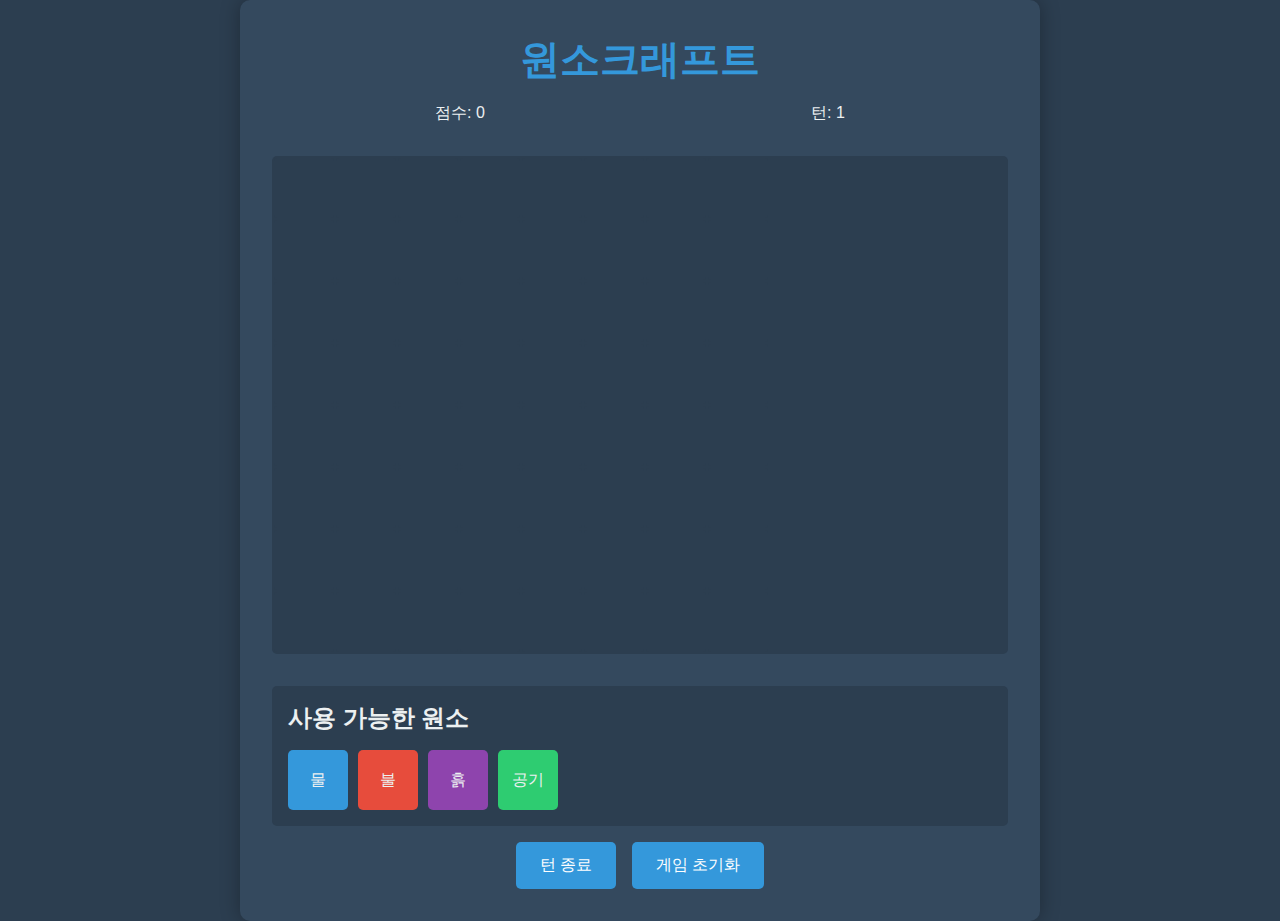
<file: craft/index.html>
<!DOCTYPE html>
<html lang="ko">
<head>
    <meta charset="UTF-8">
    <meta name="viewport" content="width=device-width, initial-scale=1.0">
    <title>원소크래프트</title>
    <link rel="stylesheet" href="styles.css">
</head>
<body>
    <div class="game-container">
        <header>
            <h1>원소크래프트</h1>
            <div class="game-info">
                <div class="score">점수: <span id="score">0</span></div>
                <div class="turn">턴: <span id="turn">1</span></div>
            </div>
        </header>

        <main>
            <div class="game-board" id="game-board">
                <!-- 게임 보드는 JavaScript로 동적 생성 -->
            </div>

            <div class="element-panel">
                <h2>사용 가능한 원소</h2>
                <div class="elements" id="available-elements">
                    <!-- 사용 가능한 원소들은 JavaScript로 동적 생성 -->
                </div>
            </div>
        </main>

        <div class="game-controls">
            <button id="end-turn" class="control-button">턴 종료</button>
            <button id="reset-game" class="control-button">게임 초기화</button>
        </div>
    </div>
    <script src="script.js"></script>
</body>
</html>
</file>
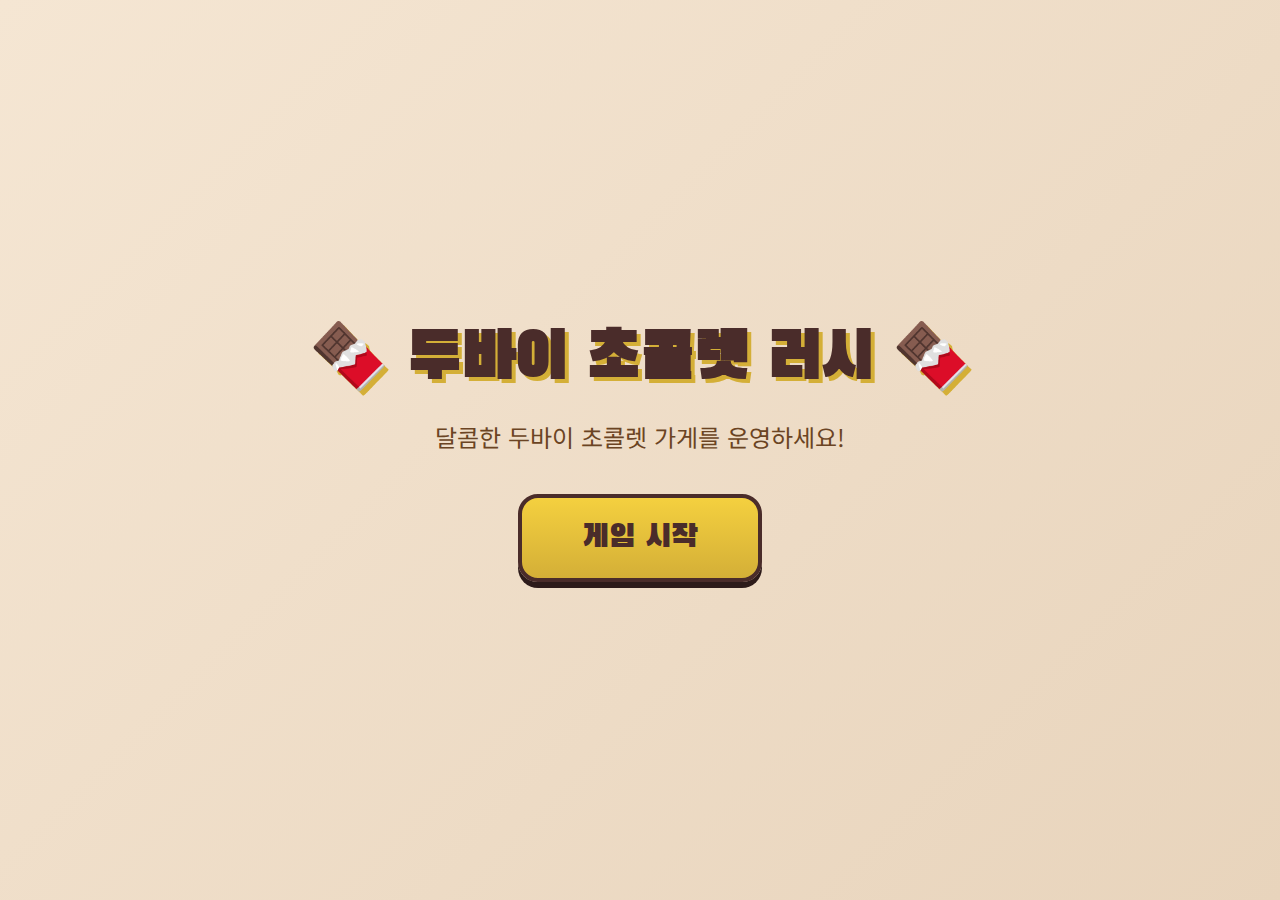
<file: doobuy/index.html>
<!DOCTYPE html>
<html lang="ko">
<head>
  <meta charset="UTF-8">
  <meta name="viewport" content="width=device-width, initial-scale=1.0">
  <title>두바이 초콜렛 러시</title>
  <link href="https://fonts.googleapis.com/css2?family=Black+Han+Sans&family=Noto+Sans+KR:wght@400;700&display=swap" rel="stylesheet">
  <style>
    * {
      margin: 0;
      padding: 0;
      box-sizing: border-box;
    }

    :root {
      --chocolate: #4a2c2a;
      --chocolate-dark: #2d1b1a;
      --chocolate-light: #6b4423;
      --gold: #d4af37;
      --gold-light: #f4d03f;
      --cream: #f5e6d3;
      --cream-dark: #e8d4bc;
      --pistachio: #93c572;
      --lemon: #fff44f;
      --grapefruit: #ff6b6b;
      --kadaif: #daa520;
    }

    body {
      font-family: 'Noto Sans KR', sans-serif;
      background: linear-gradient(135deg, var(--cream) 0%, var(--cream-dark) 100%);
      min-height: 100vh;
      overflow-x: hidden;
    }

    /* 메인 컨테이너 */
    #game-container {
      max-width: 1200px;
      margin: 0 auto;
      padding: 20px;
      display: none;
    }

    /* 시작 화면 */
    #start-screen {
      display: flex;
      flex-direction: column;
      align-items: center;
      justify-content: center;
      min-height: 100vh;
      text-align: center;
      padding: 20px;
    }

    #start-screen h1 {
      font-family: 'Black Han Sans', sans-serif;
      font-size: 4rem;
      color: var(--chocolate);
      text-shadow: 4px 4px 0 var(--gold);
      margin-bottom: 20px;
      animation: bounce 2s infinite;
    }

    @keyframes bounce {
      0%, 100% { transform: translateY(0); }
      50% { transform: translateY(-10px); }
    }

    #start-screen .subtitle {
      font-size: 1.5rem;
      color: var(--chocolate-light);
      margin-bottom: 40px;
    }

    .start-btn {
      font-family: 'Black Han Sans', sans-serif;
      font-size: 2rem;
      padding: 20px 60px;
      background: linear-gradient(180deg, var(--gold-light) 0%, var(--gold) 100%);
      border: 4px solid var(--chocolate);
      border-radius: 20px;
      cursor: pointer;
      color: var(--chocolate);
      box-shadow: 0 6px 0 var(--chocolate-dark);
      transition: all 0.1s;
    }

    .start-btn:hover {
      transform: translateY(2px);
      box-shadow: 0 4px 0 var(--chocolate-dark);
    }

    .start-btn:active {
      transform: translateY(6px);
      box-shadow: 0 0 0 var(--chocolate-dark);
    }

    /* 전광판 */
    #notification-bar {
      background: var(--chocolate-dark);
      color: var(--gold-light);
      padding: 15px 20px;
      border-radius: 10px;
      font-size: 1.2rem;
      font-weight: bold;
      text-align: center;
      margin-bottom: 20px;
      min-height: 50px;
      display: flex;
      align-items: center;
      justify-content: center;
      box-shadow: inset 0 2px 10px rgba(0,0,0,0.5);
    }

    /* 상태바 */
    #status-bar {
      display: flex;
      justify-content: space-between;
      align-items: center;
      background: var(--chocolate);
      color: var(--cream);
      padding: 15px 25px;
      border-radius: 10px;
      margin-bottom: 20px;
      font-weight: bold;
    }

    .status-item {
      display: flex;
      align-items: center;
      gap: 8px;
    }

    .status-item .icon {
      font-size: 1.5rem;
    }

    /* 메인 게임 영역 */
    #game-area {
      display: grid;
      grid-template-columns: 300px 1fr;
      gap: 20px;
    }

    /* 손님 영역 */
    #customer-section {
      background: white;
      border-radius: 15px;
      padding: 20px;
      box-shadow: 0 4px 15px rgba(0,0,0,0.1);
    }

    #customer-section h2 {
      font-family: 'Black Han Sans', sans-serif;
      color: var(--chocolate);
      margin-bottom: 15px;
      font-size: 1.3rem;
    }

    #customer-queue {
      display: flex;
      flex-direction: column;
      gap: 10px;
      max-height: 200px;
      overflow-y: auto;
    }

    .customer-item {
      display: flex;
      align-items: center;
      gap: 10px;
      padding: 10px;
      background: var(--cream);
      border-radius: 10px;
      cursor: pointer;
      transition: all 0.2s;
      border: 3px solid transparent;
    }

    .customer-item:hover {
      background: var(--cream-dark);
    }

    .customer-item.selected {
      border-color: var(--gold);
      background: var(--gold-light);
    }

    .customer-icons {
      font-size: 1.5rem;
    }

    .customer-info {
      font-size: 0.9rem;
      color: var(--chocolate);
    }

    /* 주문서 */
    #order-section {
      margin-top: 20px;
    }

    #order-section h3 {
      font-family: 'Black Han Sans', sans-serif;
      color: var(--chocolate);
      margin-bottom: 10px;
    }

    #order-list {
      display: flex;
      flex-direction: column;
      gap: 8px;
    }

    .order-item {
      padding: 10px;
      background: var(--cream);
      border-radius: 8px;
      font-size: 0.9rem;
      display: flex;
      justify-content: space-between;
      align-items: center;
      cursor: pointer;
      border: 2px solid transparent;
      transition: all 0.2s;
    }

    .order-item:hover {
      border-color: var(--chocolate-light);
    }

    .order-item.cooking {
      background: var(--gold-light);
      border-color: var(--gold);
    }

    .order-item.completed {
      background: var(--pistachio);
      opacity: 0.7;
    }

    .order-item.failed {
      background: var(--grapefruit);
      opacity: 0.7;
    }

    .order-status {
      font-size: 1.2rem;
    }

    /* 조리대 영역 */
    #cooking-section {
      background: white;
      border-radius: 15px;
      padding: 25px;
      box-shadow: 0 4px 15px rgba(0,0,0,0.1);
    }

    #cooking-section h2 {
      font-family: 'Black Han Sans', sans-serif;
      color: var(--chocolate);
      margin-bottom: 20px;
      font-size: 1.5rem;
    }

    /* 조리 단계 */
    #cooking-steps {
      display: flex;
      gap: 10px;
      margin-bottom: 25px;
      flex-wrap: wrap;
    }

    .cooking-step {
      flex: 1;
      min-width: 100px;
      padding: 15px 10px;
      background: var(--cream);
      border-radius: 10px;
      text-align: center;
      border: 3px solid transparent;
      transition: all 0.3s;
      cursor: pointer;
    }

    .cooking-step.completed {
      background: var(--pistachio);
      border-color: #5a9c3a;
    }

    .cooking-step.active {
      background: var(--gold-light);
      border-color: var(--gold);
      animation: pulse 1s infinite;
    }

    .cooking-step.disabled {
      opacity: 0.5;
      cursor: not-allowed;
    }

    @keyframes pulse {
      0%, 100% { transform: scale(1); }
      50% { transform: scale(1.05); }
    }

    .step-icon {
      font-size: 2rem;
      margin-bottom: 5px;
    }

    .step-name {
      font-size: 0.85rem;
      font-weight: bold;
      color: var(--chocolate);
    }

    .step-timer {
      font-size: 0.8rem;
      color: var(--chocolate-light);
      margin-top: 5px;
    }

    /* 토핑 선택 */
    #topping-section {
      margin: 25px 0;
      padding: 20px;
      background: var(--cream);
      border-radius: 15px;
      display: none;
    }

    #topping-section.show {
      display: block;
      animation: fadeIn 0.3s;
    }

    @keyframes fadeIn {
      from { opacity: 0; transform: translateY(-10px); }
      to { opacity: 1; transform: translateY(0); }
    }

    #topping-section h3 {
      font-family: 'Black Han Sans', sans-serif;
      color: var(--chocolate);
      margin-bottom: 15px;
      text-align: center;
    }

    #topping-buttons {
      display: flex;
      gap: 15px;
      justify-content: center;
    }

    .topping-btn {
      padding: 15px 25px;
      border: 3px solid var(--chocolate);
      border-radius: 15px;
      font-size: 1rem;
      font-weight: bold;
      cursor: pointer;
      transition: all 0.2s;
      font-family: 'Noto Sans KR', sans-serif;
    }

    .topping-btn.kadaif {
      background: var(--kadaif);
      color: var(--chocolate-dark);
    }

    .topping-btn.lemon {
      background: var(--lemon);
      color: var(--chocolate-dark);
    }

    .topping-btn.grapefruit {
      background: var(--grapefruit);
      color: white;
    }

    .topping-btn:hover {
      transform: scale(1.1);
    }

    .topping-btn.selected {
      box-shadow: 0 0 0 4px var(--gold);
    }

    /* 제공 버튼 */
    #serve-section {
      text-align: center;
      margin-top: 25px;
    }

    #serve-btn {
      font-family: 'Black Han Sans', sans-serif;
      font-size: 1.5rem;
      padding: 20px 50px;
      background: linear-gradient(180deg, var(--pistachio) 0%, #7ab55c 100%);
      border: 4px solid var(--chocolate);
      border-radius: 20px;
      cursor: pointer;
      color: var(--chocolate);
      box-shadow: 0 6px 0 var(--chocolate-dark);
      transition: all 0.1s;
      display: none;
    }

    #serve-btn.show {
      display: inline-block;
      animation: bounceIn 0.5s;
    }

    @keyframes bounceIn {
      0% { transform: scale(0); }
      50% { transform: scale(1.2); }
      100% { transform: scale(1); }
    }

    #serve-btn:hover {
      transform: translateY(2px);
      box-shadow: 0 4px 0 var(--chocolate-dark);
    }

    #serve-btn:active {
      transform: translateY(6px);
      box-shadow: 0 0 0 var(--chocolate-dark);
    }

    /* 결과 팝업 */
    #result-popup {
      position: fixed;
      top: 50%;
      left: 50%;
      transform: translate(-50%, -50%);
      padding: 40px 60px;
      border-radius: 20px;
      font-family: 'Black Han Sans', sans-serif;
      font-size: 3rem;
      z-index: 1000;
      display: none;
      animation: popIn 0.5s;
    }

    @keyframes popIn {
      0% { transform: translate(-50%, -50%) scale(0); }
      50% { transform: translate(-50%, -50%) scale(1.2); }
      100% { transform: translate(-50%, -50%) scale(1); }
    }

    #result-popup.good {
      background: var(--pistachio);
      color: var(--chocolate);
      border: 5px solid #5a9c3a;
    }

    #result-popup.bad {
      background: var(--grapefruit);
      color: white;
      border: 5px solid #cc5555;
    }

    /* 오버레이 */
    #overlay {
      position: fixed;
      top: 0;
      left: 0;
      width: 100%;
      height: 100%;
      background: rgba(0,0,0,0.5);
      z-index: 999;
      display: none;
    }

    /* 정산 화면 */
    #summary-screen {
      display: none;
      position: fixed;
      top: 50%;
      left: 50%;
      transform: translate(-50%, -50%);
      background: white;
      padding: 40px;
      border-radius: 20px;
      text-align: center;
      z-index: 1000;
      min-width: 400px;
      box-shadow: 0 10px 40px rgba(0,0,0,0.3);
    }

    #summary-screen h2 {
      font-family: 'Black Han Sans', sans-serif;
      color: var(--chocolate);
      font-size: 2rem;
      margin-bottom: 20px;
    }

    .summary-item {
      display: flex;
      justify-content: space-between;
      padding: 10px 0;
      border-bottom: 1px solid var(--cream-dark);
      font-size: 1.2rem;
    }

    .summary-total {
      font-family: 'Black Han Sans', sans-serif;
      font-size: 2rem;
      color: var(--gold);
      margin-top: 20px;
    }

    #next-day-btn {
      margin-top: 30px;
      font-family: 'Black Han Sans', sans-serif;
      font-size: 1.3rem;
      padding: 15px 40px;
      background: var(--chocolate);
      color: var(--cream);
      border: none;
      border-radius: 15px;
      cursor: pointer;
      transition: all 0.2s;
    }

    #next-day-btn:hover {
      background: var(--chocolate-light);
    }

    /* 게임 오버 화면 */
    #gameover-screen {
      display: none;
      position: fixed;
      top: 50%;
      left: 50%;
      transform: translate(-50%, -50%);
      background: linear-gradient(180deg, var(--chocolate) 0%, var(--chocolate-dark) 100%);
      padding: 50px;
      border-radius: 20px;
      text-align: center;
      z-index: 1000;
      min-width: 500px;
      box-shadow: 0 10px 40px rgba(0,0,0,0.5);
    }

    #gameover-screen h2 {
      font-family: 'Black Han Sans', sans-serif;
      color: var(--gold);
      font-size: 2.5rem;
      margin-bottom: 30px;
    }

    #gameover-screen .final-stats {
      color: var(--cream);
      font-size: 1.3rem;
      margin-bottom: 10px;
    }

    #restart-btn {
      margin-top: 30px;
      font-family: 'Black Han Sans', sans-serif;
      font-size: 1.5rem;
      padding: 20px 50px;
      background: var(--gold);
      color: var(--chocolate);
      border: none;
      border-radius: 15px;
      cursor: pointer;
      transition: all 0.2s;
    }

    #restart-btn:hover {
      background: var(--gold-light);
    }

    /* 도움 이벤트 */
    #help-popup {
      display: none;
      position: fixed;
      top: 50%;
      left: 50%;
      transform: translate(-50%, -50%);
      background: white;
      padding: 30px;
      border-radius: 20px;
      text-align: center;
      z-index: 1000;
      box-shadow: 0 10px 40px rgba(0,0,0,0.3);
    }

    #help-popup .chef-icon {
      font-size: 4rem;
      margin-bottom: 15px;
    }

    #help-popup p {
      font-size: 1.2rem;
      color: var(--chocolate);
      margin-bottom: 20px;
    }

    #help-popup button {
      font-family: 'Noto Sans KR', sans-serif;
      font-size: 1rem;
      padding: 10px 30px;
      background: var(--chocolate);
      color: white;
      border: none;
      border-radius: 10px;
      cursor: pointer;
    }

    /* 빈 상태 메시지 */
    .empty-message {
      color: #999;
      text-align: center;
      padding: 20px;
      font-style: italic;
    }

    /* 진행 바 */
    .progress-bar {
      width: 100%;
      height: 8px;
      background: var(--cream-dark);
      border-radius: 4px;
      margin-top: 8px;
      overflow: hidden;
    }

    .progress-fill {
      height: 100%;
      background: var(--gold);
      border-radius: 4px;
      transition: width 0.1s linear;
    }
  </style>
</head>
<body>
  <!-- 시작 화면 -->
  <div id="start-screen">
    <h1>🍫 두바이 초콜렛 러시 🍫</h1>
    <p class="subtitle">달콤한 두바이 초콜렛 가게를 운영하세요!</p>
    <button class="start-btn" onclick="startGame()">게임 시작</button>
  </div>

  <!-- 게임 컨테이너 -->
  <div id="game-container">
    <!-- 전광판 -->
    <div id="notification-bar">🔔 가게 오픈 준비 중...</div>

    <!-- 상태바 -->
    <div id="status-bar">
      <div class="status-item">
        <span class="icon">📅</span>
        <span id="day-display">월요일</span>
      </div>
      <div class="status-item">
        <span class="icon">🕐</span>
        <span id="period-display">오전</span>
      </div>
      <div class="status-item">
        <span class="icon">💰</span>
        <span id="money-display">0원</span>
      </div>
      <div class="status-item">
        <span class="icon">👍</span>
        <span id="good-display">0</span>
      </div>
      <div class="status-item">
        <span class="icon">👎</span>
        <span id="bad-display">0</span>
      </div>
    </div>

    <!-- 메인 게임 영역 -->
    <div id="game-area">
      <!-- 손님 영역 -->
      <div id="customer-section">
        <h2>👥 대기 손님</h2>
        <div id="customer-queue"></div>

        <div id="order-section">
          <h3>📋 주문서</h3>
          <div id="order-list"></div>
        </div>
      </div>

      <!-- 조리대 영역 -->
      <div id="cooking-section">
        <h2>🍳 조리대</h2>
        
        <div id="cooking-steps">
          <div class="cooking-step disabled" data-step="0">
            <div class="step-icon">🍫</div>
            <div class="step-name">초콜렛 녹이기</div>
          </div>
          <div class="cooking-step disabled" data-step="1">
            <div class="step-icon">🫗</div>
            <div class="step-name">몰드에 붓기</div>
          </div>
          <div class="cooking-step disabled" data-step="2">
            <div class="step-icon">🧊</div>
            <div class="step-name">냉동 (10초)</div>
            <div class="progress-bar"><div class="progress-fill" style="width: 0%"></div></div>
          </div>
          <div class="cooking-step disabled" data-step="3">
            <div class="step-icon">🍳</div>
            <div class="step-name">토핑 볶기 (5초)</div>
            <div class="progress-bar"><div class="progress-fill" style="width: 0%"></div></div>
          </div>
          <div class="cooking-step disabled" data-step="4">
            <div class="step-icon">🥣</div>
            <div class="step-name">피스타치오 섞기</div>
          </div>
          <div class="cooking-step disabled" data-step="5">
            <div class="step-icon">🧊</div>
            <div class="step-name">냉동 (10초)</div>
            <div class="progress-bar"><div class="progress-fill" style="width: 0%"></div></div>
          </div>
        </div>

        <div id="topping-section">
          <h3>🥜 토핑 선택</h3>
          <div id="topping-buttons">
            <button class="topping-btn kadaif" onclick="selectTopping('kadaif')">🥨 카다이프</button>
            <button class="topping-btn lemon" onclick="selectTopping('lemon')">🍋 레몬</button>
            <button class="topping-btn grapefruit" onclick="selectTopping('grapefruit')">🍊 자몽</button>
          </div>
        </div>

        <div id="serve-section">
          <button id="serve-btn" onclick="serveOrder()">🍫 손님에게 제공하기</button>
        </div>
      </div>
    </div>
  </div>

  <!-- 오버레이 -->
  <div id="overlay"></div>

  <!-- 결과 팝업 -->
  <div id="result-popup"></div>

  <!-- 정산 화면 -->
  <div id="summary-screen">
    <h2>📊 일일 정산</h2>
    <div id="summary-content"></div>
    <button id="next-day-btn" onclick="nextDay()">다음 날로</button>
  </div>

  <!-- 게임 오버 화면 -->
  <div id="gameover-screen">
    <h2>🎉 한 주 완료!</h2>
    <div id="final-stats"></div>
    <button id="restart-btn" onclick="restartGame()">다시 시작</button>
  </div>

  <!-- 도움 이벤트 팝업 -->
  <div id="help-popup">
    <div class="chef-icon">👨‍🍳</div>
    <p>조리사가 도와주러 왔습니다!</p>
    <button onclick="closeHelpPopup()">확인</button>
  </div>

  <script>
    // ===== 상수 =====
    const CONFIG = {
      MENU: {
        kadaif: { name: '두바이 초콜렛', topping: 'kadaif', price: 5 },
        lemon: { name: '레몬 두바이 초콜렛', topping: 'lemon', price: 5 },
        grapefruit: { name: '자몽 두바이 초콜렛', topping: 'grapefruit', price: 5 }
      },

      TOPPING_NAMES: {
        kadaif: '카다이프',
        lemon: '레몬',
        grapefruit: '자몽'
      },

      TIMING: {
        FREEZE: 10000,
        FRY: 5000,
        HELP_EVENT: 180000
      },

      CUSTOMER_TYPES: [
        { type: 'solo', count: 1, orderMin: 1, orderMax: 1, weight: 30 },
        { type: 'couple', count: 2, orderMin: 1, orderMax: 2, weight: 25 },
        { type: 'family', count: 4, orderMin: 2, orderMax: 4, weight: 20 },
        { type: 'bigFamily', count: 6, orderMin: 3, orderMax: 6, weight: 15 },
        { type: 'group', count: 10, orderMin: 5, orderMax: 10, weight: 8 },
        { type: 'bigGroup', count: 12, orderMin: 6, orderMax: 12, weight: 2, rare: true }
      ],

      DAYS: ['월', '화', '수', '목', '금', '토', '일'],

      DAY_SCHEDULE: {
        '월': { am: { min: 3, max: 6 }, pm: { min: 3, max: 6 } },
        '화': { am: { min: 5, max: 8 }, pm: { min: 3, max: 5 } },
        '수': { am: { min: 6, max: 10 }, pm: { min: 6, max: 10 } },
        '목': { am: { min: 3, max: 6 }, pm: { min: 3, max: 6 } },
        '금': { am: { min: 1, max: 5 }, pm: { min: 15, max: 25 } },
        '토': { am: { min: 0, max: 0 }, pm: { min: 0, max: 0 } },
        '일': { am: { min: 0, max: 0 }, pm: { min: 0, max: 0 } }
      },

      MENU_PROBABILITY: {
        am: { kadaif: 30, lemon: 50, grapefruit: 20 },
        pm: { kadaif: 60, lemon: 25, grapefruit: 15 }
      }
    };

    // ===== 게임 상태 =====
    let GameState = {
      currentDay: 0,
      currentPeriod: 'am',
      money: 0,
      customerQueue: [],
      currentCustomer: null,
      currentOrderIndex: null,
      cookingState: {
        active: false,
        step: 0,
        topping: null,
        timerStart: null,
        timerDuration: 0
      },
      stats: {
        goodCount: 0,
        badCount: 0,
        dayMoney: 0,
        dayGood: 0,
        dayBad: 0
      },
      bigGroupAppeared: false,
      orderStartTime: null,
      timerInterval: null,
      spawnedCustomersAM: false,
      spawnedCustomersPM: false
    };

    // ===== 유틸리티 함수 =====
    function random(min, max) {
      return Math.floor(Math.random() * (max - min + 1)) + min;
    }

    function weightedRandom(items, weightKey) {
      const totalWeight = items.reduce((sum, item) => sum + item[weightKey], 0);
      let random = Math.random() * totalWeight;
      
      for (const item of items) {
        random -= item[weightKey];
        if (random <= 0) return item;
      }
      return items[items.length - 1];
    }

    function getMenuByProbability(period) {
      const probs = CONFIG.MENU_PROBABILITY[period];
      const rand = Math.random() * 100;
      
      if (rand < probs.kadaif) return 'kadaif';
      if (rand < probs.kadaif + probs.lemon) return 'lemon';
      return 'grapefruit';
    }

    // ===== 알림 =====
    function showNotification(message) {
      const bar = document.getElementById('notification-bar');
      bar.textContent = '🔔 ' + message;
      bar.style.animation = 'none';
      bar.offsetHeight;
      bar.style.animation = 'pulse 0.5s';
    }

    // ===== 손님 생성 =====
    function generateCustomers() {
      const day = CONFIG.DAYS[GameState.currentDay];
      const schedule = CONFIG.DAY_SCHEDULE[day][GameState.currentPeriod];
      
      if (schedule.max === 0) return;

      const customerCount = random(schedule.min, schedule.max);
      
      for (let i = 0; i < customerCount; i++) {
        const customer = createCustomer();
        if (customer) {
          GameState.customerQueue.push(customer);
        }
      }

      if (GameState.customerQueue.length > 0) {
        showNotification(`${GameState.customerQueue.length}명의 손님이 대기 중입니다!`);
      }

      renderCustomerQueue();
    }

    function createCustomer() {
      let availableTypes = CONFIG.CUSTOMER_TYPES.filter(t => {
        if (t.rare && GameState.bigGroupAppeared) return false;
        return true;
      });

      const type = weightedRandom(availableTypes, 'weight');
      
      if (type.rare) {
        GameState.bigGroupAppeared = true;
      }

      const orderCount = random(type.orderMin, type.orderMax);
      const orders = [];

      for (let i = 0; i < orderCount; i++) {
        orders.push({
          menu: getMenuByProbability(GameState.currentPeriod),
          status: 'pending'
        });
      }

      return {
        type: type.type,
        count: type.count,
        orders: orders,
        arrivalTime: Date.now()
      };
    }

    // ===== 렌더링 =====
    function renderCustomerQueue() {
      const container = document.getElementById('customer-queue');
      container.innerHTML = '';

      if (GameState.customerQueue.length === 0) {
        container.innerHTML = '<div class="empty-message">대기 중인 손님이 없습니다</div>';
        return;
      }

      GameState.customerQueue.forEach((customer, index) => {
        const div = document.createElement('div');
        div.className = 'customer-item' + (GameState.currentCustomer === index ? ' selected' : '');
        
        const icons = '👤'.repeat(Math.min(customer.count, 6)) + (customer.count > 6 ? `+${customer.count - 6}` : '');
        const pendingOrders = customer.orders.filter(o => o.status === 'pending').length;
        
        div.innerHTML = `
          <div class="customer-icons">${icons}</div>
          <div class="customer-info">
            <div>${customer.count}명</div>
            <div>주문 ${pendingOrders}개 남음</div>
          </div>
        `;
        
        div.onclick = () => selectCustomer(index);
        container.appendChild(div);
      });
    }

    function renderOrderList() {
      const container = document.getElementById('order-list');
      container.innerHTML = '';

      if (GameState.currentCustomer === null) {
        container.innerHTML = '<div class="empty-message">손님을 선택하세요</div>';
        return;
      }

      const customer = GameState.customerQueue[GameState.currentCustomer];
      if (!customer) return;

      customer.orders.forEach((order, index) => {
        const div = document.createElement('div');
        div.className = 'order-item ' + order.status;
        
        const menuInfo = CONFIG.MENU[order.menu];
        let statusIcon = '';
        
        switch(order.status) {
          case 'pending': statusIcon = '⏳'; break;
          case 'cooking': statusIcon = '🔥'; break;
          case 'completed': statusIcon = '✅'; break;
          case 'failed': statusIcon = '❌'; break;
        }
        
        div.innerHTML = `
          <span>${menuInfo.name}</span>
          <span class="order-status">${statusIcon}</span>
        `;
        
        if (order.status === 'pending' && !GameState.cookingState.active) {
          div.onclick = () => startCooking(index);
        }
        
        container.appendChild(div);
      });
    }

    function renderCookingSteps() {
      const steps = document.querySelectorAll('.cooking-step');
      
      steps.forEach((stepEl, index) => {
        stepEl.classList.remove('completed', 'active', 'disabled');
        
        if (!GameState.cookingState.active) {
          stepEl.classList.add('disabled');
        } else if (index < GameState.cookingState.step) {
          stepEl.classList.add('completed');
        } else if (index === GameState.cookingState.step) {
          stepEl.classList.add('active');
        } else {
          stepEl.classList.add('disabled');
        }

        const progressBar = stepEl.querySelector('.progress-fill');
        if (progressBar) {
          progressBar.style.width = '0%';
        }
      });
    }

    function updateStatusBar() {
      document.getElementById('day-display').textContent = CONFIG.DAYS[GameState.currentDay] + '요일';
      document.getElementById('period-display').textContent = GameState.currentPeriod === 'am' ? '오전' : '오후';
      document.getElementById('money-display').textContent = GameState.money + '원';
      document.getElementById('good-display').textContent = GameState.stats.goodCount;
      document.getElementById('bad-display').textContent = GameState.stats.badCount;
    }

    // ===== 손님 선택 =====
    function selectCustomer(index) {
      if (GameState.cookingState.active) return;
      
      GameState.currentCustomer = index;
      GameState.currentOrderIndex = null;
      
      renderCustomerQueue();
      renderOrderList();
    }

    // ===== 조리 시스템 =====
    function startCooking(orderIndex) {
      if (GameState.cookingState.active) return;
      if (GameState.currentCustomer === null) return;

      const customer = GameState.customerQueue[GameState.currentCustomer];
      if (!customer || !customer.orders[orderIndex]) return;

      customer.orders[orderIndex].status = 'cooking';
      GameState.currentOrderIndex = orderIndex;
      GameState.orderStartTime = Date.now();

      GameState.cookingState = {
        active: true,
        step: 0,
        topping: null,
        timerStart: null,
        timerDuration: 0
      };

      showNotification('조리를 시작합니다!');
      renderOrderList();
      renderCookingSteps();
      setupStepClickHandlers();
    }

    function setupStepClickHandlers() {
      const steps = document.querySelectorAll('.cooking-step');
      
      steps.forEach((stepEl, index) => {
        stepEl.onclick = () => {
          if (!GameState.cookingState.active) return;
          if (index !== GameState.cookingState.step) return;
          
          advanceStep();
        };
      });
    }

    function advanceStep() {
      const currentStep = GameState.cookingState.step;
      
      // 타이머 스텝인 경우
      if (currentStep === 2 || currentStep === 5) {
        // 냉동 10초
        if (!GameState.cookingState.timerStart) {
          startTimer(CONFIG.TIMING.FREEZE);
          return;
        }
      } else if (currentStep === 3) {
        // 토핑 볶기 5초
        if (!GameState.cookingState.topping) {
          document.getElementById('topping-section').classList.add('show');
          return;
        }
        if (!GameState.cookingState.timerStart) {
          startTimer(CONFIG.TIMING.FRY);
          return;
        }
      }

      // 다음 단계로
      GameState.cookingState.step++;
      GameState.cookingState.timerStart = null;
      GameState.cookingState.timerDuration = 0;

      if (GameState.cookingState.step >= 6) {
        completeCooking();
      } else {
        renderCookingSteps();
        
        if (GameState.cookingState.step === 3) {
          document.getElementById('topping-section').classList.add('show');
        }
      }
    }

    function startTimer(duration) {
      GameState.cookingState.timerStart = Date.now();
      GameState.cookingState.timerDuration = duration;

      const stepEl = document.querySelector(`.cooking-step[data-step="${GameState.cookingState.step}"]`);
      const progressFill = stepEl.querySelector('.progress-fill');

      if (GameState.timerInterval) {
        clearInterval(GameState.timerInterval);
      }

      GameState.timerInterval = setInterval(() => {
        const elapsed = Date.now() - GameState.cookingState.timerStart;
        const progress = Math.min((elapsed / duration) * 100, 100);
        
        if (progressFill) {
          progressFill.style.width = progress + '%';
        }

        if (elapsed >= duration) {
          clearInterval(GameState.timerInterval);
          GameState.timerInterval = null;
          advanceStep();
        }

        // 3분 초과 체크
        checkHelpEvent();
      }, 100);
    }

    function selectTopping(topping) {
      if (GameState.cookingState.step !== 3) return;
      
      GameState.cookingState.topping = topping;
      
      document.querySelectorAll('.topping-btn').forEach(btn => {
        btn.classList.remove('selected');
      });
      document.querySelector(`.topping-btn.${topping}`).classList.add('selected');
      
      showNotification(`${CONFIG.TOPPING_NAMES[topping]}을(를) 선택했습니다!`);
      
      setTimeout(() => {
        document.getElementById('topping-section').classList.remove('show');
        advanceStep();
      }, 500);
    }

    function completeCooking() {
      GameState.cookingState.active = false;
      document.getElementById('serve-btn').classList.add('show');
      showNotification('조리 완료! 손님에게 제공하세요!');
      renderCookingSteps();
    }

    function serveOrder() {
      if (GameState.currentCustomer === null || GameState.currentOrderIndex === null) return;

      const customer = GameState.customerQueue[GameState.currentCustomer];
      const order = customer.orders[GameState.currentOrderIndex];
      
      const isMatch = GameState.cookingState.topping === order.menu;

      if (isMatch) {
        order.status = 'completed';
        GameState.money += CONFIG.MENU[order.menu].price;
        GameState.stats.goodCount++;
        GameState.stats.dayGood++;
        GameState.stats.dayMoney += CONFIG.MENU[order.menu].price;
        showResult('good');
        showNotification('Good! +5원!');
      } else {
        order.status = 'failed';
        GameState.stats.badCount++;
        GameState.stats.dayBad++;
        showResult('bad');
        showNotification('Bad! 주문과 다릅니다!');
      }

      // 리셋
      document.getElementById('serve-btn').classList.remove('show');
      document.getElementById('topping-section').classList.remove('show');
      document.querySelectorAll('.topping-btn').forEach(btn => btn.classList.remove('selected'));
      
      GameState.cookingState = {
        active: false,
        step: 0,
        topping: null,
        timerStart: null,
        timerDuration: 0
      };
      GameState.currentOrderIndex = null;

      // 손님의 모든 주문 완료 체크
      const pendingOrders = customer.orders.filter(o => o.status === 'pending').length;
      if (pendingOrders === 0) {
        setTimeout(() => {
          GameState.customerQueue.splice(GameState.currentCustomer, 1);
          GameState.currentCustomer = null;
          renderCustomerQueue();
          renderOrderList();
          checkPeriodEnd();
        }, 1500);
      } else {
        renderOrderList();
      }

      renderCookingSteps();
      updateStatusBar();
    }

    function showResult(type) {
      const popup = document.getElementById('result-popup');
      const overlay = document.getElementById('overlay');
      
      popup.className = type;
      popup.textContent = type === 'good' ? '👍 Good!' : '👎 Bad!';
      popup.style.display = 'block';
      overlay.style.display = 'block';

      setTimeout(() => {
        popup.style.display = 'none';
        overlay.style.display = 'none';
      }, 1000);
    }

    // ===== 이벤트 =====
    function checkHelpEvent() {
      if (!GameState.orderStartTime) return;
      
      const elapsed = Date.now() - GameState.orderStartTime;
      if (elapsed >= CONFIG.TIMING.HELP_EVENT && !GameState.helpEventTriggered) {
        GameState.helpEventTriggered = true;
        showHelpEvent();
      }
    }

    function showHelpEvent() {
      document.getElementById('help-popup').style.display = 'block';
      document.getElementById('overlay').style.display = 'block';
    }

    function closeHelpPopup() {
      document.getElementById('help-popup').style.display = 'none';
      document.getElementById('overlay').style.display = 'none';
      GameState.helpEventTriggered = false;
    }

    // ===== 게임 진행 =====
    function checkPeriodEnd() {
      if (GameState.customerQueue.length === 0) {
        if (GameState.currentPeriod === 'am') {
          GameState.currentPeriod = 'pm';
          showNotification('오후 타임 시작!');
          updateStatusBar();
          generateCustomers();
        } else {
          endDay();
        }
      }
    }

    function endDay() {
      const day = CONFIG.DAYS[GameState.currentDay];
      
      if (day === '토' || day === '일') {
        showSummary();
        return;
      }

      showSummary();
    }

    function showSummary() {
      const content = document.getElementById('summary-content');
      const day = CONFIG.DAYS[GameState.currentDay];
      
      content.innerHTML = `
        <div class="summary-item">
          <span>오늘 수입</span>
          <span>${GameState.stats.dayMoney}원</span>
        </div>
        <div class="summary-item">
          <span>Good</span>
          <span>${GameState.stats.dayGood}개</span>
        </div>
        <div class="summary-item">
          <span>Bad</span>
          <span>${GameState.stats.dayBad}개</span>
        </div>
        <div class="summary-total">
          총 수입: ${GameState.money}원
        </div>
      `;

      document.getElementById('summary-screen').style.display = 'block';
      document.getElementById('overlay').style.display = 'block';

      const nextBtn = document.getElementById('next-day-btn');
      if (GameState.currentDay >= 6) {
        nextBtn.textContent = '결과 보기';
      } else if (day === '금') {
        nextBtn.textContent = '주말 휴식';
      } else {
        nextBtn.textContent = '다음 날로';
      }
    }

    function nextDay() {
      document.getElementById('summary-screen').style.display = 'none';
      document.getElementById('overlay').style.display = 'none';

      GameState.stats.dayMoney = 0;
      GameState.stats.dayGood = 0;
      GameState.stats.dayBad = 0;

      GameState.currentDay++;

      if (GameState.currentDay > 6) {
        showGameOver();
        return;
      }

      const day = CONFIG.DAYS[GameState.currentDay];

      if (day === '토') {
        showNotification('토요일 휴무입니다!');
        setTimeout(() => {
          showSummary();
        }, 1000);
        updateStatusBar();
        return;
      }

      if (day === '일') {
        showNotification('일요일 휴무입니다! 장보러 가세요!');
        setTimeout(() => {
          showSummary();
        }, 1000);
        updateStatusBar();
        return;
      }

      GameState.currentPeriod = 'am';
      showNotification(`${day}요일 오전 시작!`);
      updateStatusBar();
      generateCustomers();
    }

    function showGameOver() {
      const stats = document.getElementById('final-stats');
      stats.innerHTML = `
        <div class="final-stats">총 수입: ${GameState.money}원</div>
        <div class="final-stats">총 Good: ${GameState.stats.goodCount}개</div>
        <div class="final-stats">총 Bad: ${GameState.stats.badCount}개</div>
      `;

      document.getElementById('gameover-screen').style.display = 'block';
      document.getElementById('overlay').style.display = 'block';
    }

    function restartGame() {
      document.getElementById('gameover-screen').style.display = 'none';
      document.getElementById('overlay').style.display = 'none';
      document.getElementById('game-container').style.display = 'none';
      document.getElementById('start-screen').style.display = 'flex';

      // 상태 초기화
      GameState = {
        currentDay: 0,
        currentPeriod: 'am',
        money: 0,
        customerQueue: [],
        currentCustomer: null,
        currentOrderIndex: null,
        cookingState: {
          active: false,
          step: 0,
          topping: null,
          timerStart: null,
          timerDuration: 0
        },
        stats: {
          goodCount: 0,
          badCount: 0,
          dayMoney: 0,
          dayGood: 0,
          dayBad: 0
        },
        bigGroupAppeared: false,
        orderStartTime: null,
        timerInterval: null
      };
    }

    // ===== 게임 시작 =====
    function startGame() {
      document.getElementById('start-screen').style.display = 'none';
      document.getElementById('game-container').style.display = 'block';

      GameState = {
        currentDay: 0,
        currentPeriod: 'am',
        money: 0,
        customerQueue: [],
        currentCustomer: null,
        currentOrderIndex: null,
        cookingState: {
          active: false,
          step: 0,
          topping: null,
          timerStart: null,
          timerDuration: 0
        },
        stats: {
          goodCount: 0,
          badCount: 0,
          dayMoney: 0,
          dayGood: 0,
          dayBad: 0
        },
        bigGroupAppeared: false,
        orderStartTime: null,
        timerInterval: null
      };

      updateStatusBar();
      renderCookingSteps();
      showNotification('월요일 오전! 가게가 열렸습니다!');
      
      setTimeout(() => {
        generateCustomers();
      }, 1000);
    }

    // 초기화
    document.addEventListener('DOMContentLoaded', () => {
      renderCustomerQueue();
      renderOrderList();
      renderCookingSteps();
    });
  </script>
</body>
</html>
</file>
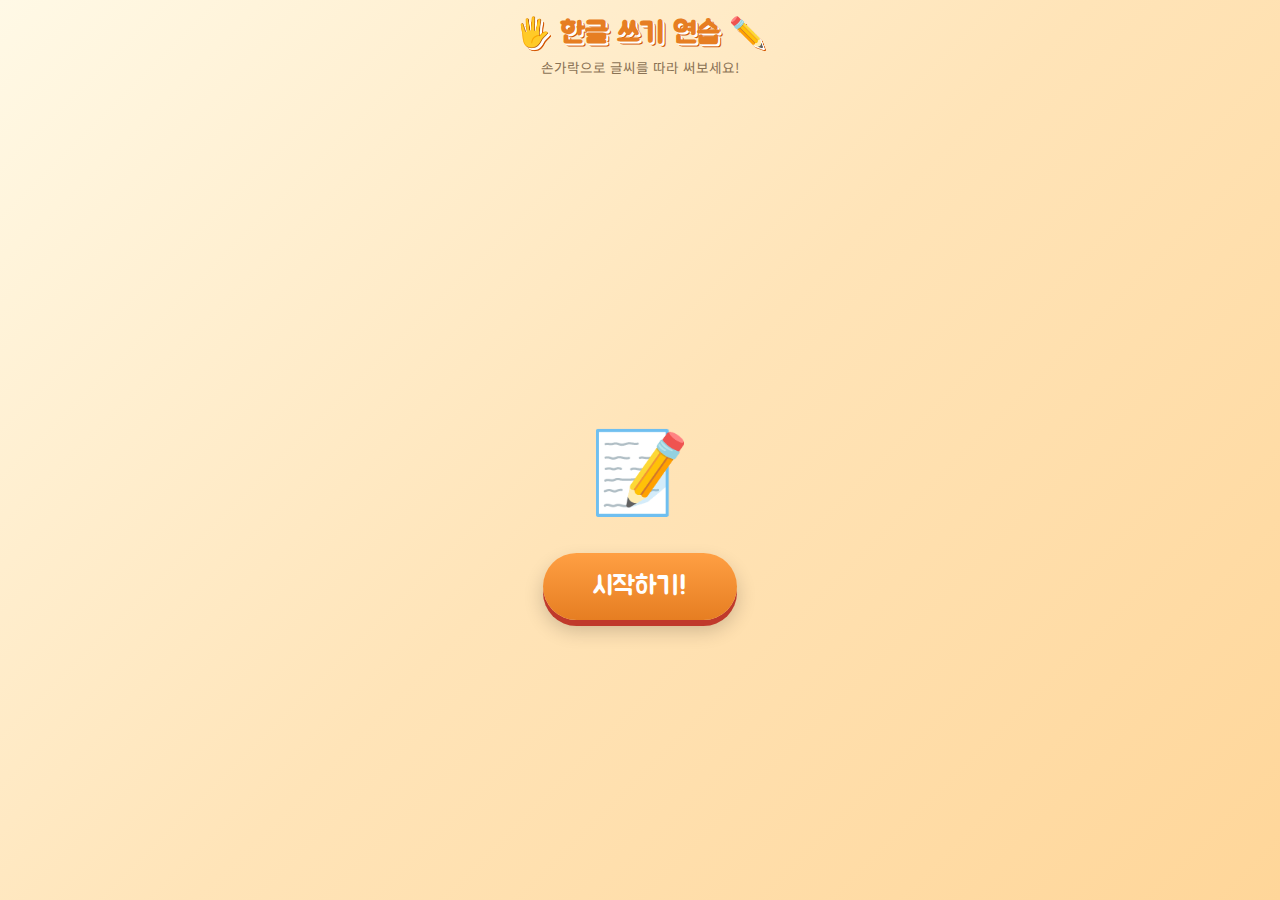
<file: han/index.html>
<!DOCTYPE html>
<html lang="ko">
<head>
  <meta charset="UTF-8">
  <meta name="viewport" content="width=device-width, initial-scale=1.0, user-scalable=no">
  <title>한글 쓰기 연습</title>
  <link href="https://fonts.googleapis.com/css2?family=Noto+Sans+KR:wght@400;700&family=Jua&display=swap" rel="stylesheet">
  <style>
    * {
      margin: 0;
      padding: 0;
      box-sizing: border-box;
      -webkit-tap-highlight-color: transparent;
      -webkit-touch-callout: none;
      -webkit-user-select: none;
      user-select: none;
    }
    
    body {
      min-height: 100vh;
      background: linear-gradient(135deg, #fff9e6 0%, #ffe4b8 50%, #ffd699 100%);
      font-family: 'Noto Sans KR', sans-serif;
      padding: 15px;
      display: flex;
      flex-direction: column;
      align-items: center;
    }
    
    .header {
      text-align: center;
      margin-bottom: 15px;
    }
    
    .title {
      font-family: 'Jua', sans-serif;
      font-size: 1.8rem;
      color: #e67e22;
      text-shadow: 2px 2px 0 #fff, 3px 3px 0 #d35400;
    }
    
    .subtitle {
      font-size: 0.85rem;
      color: #8b7355;
      margin-top: 5px;
    }
    
    .start-screen {
      display: flex;
      flex-direction: column;
      align-items: center;
      justify-content: center;
      flex: 1;
      gap: 30px;
      padding-top: 50px;
    }
    
    .mascot {
      font-size: 5rem;
      animation: bounce 2s ease-in-out infinite;
    }
    
    @keyframes bounce {
      0%, 100% { transform: translateY(0); }
      50% { transform: translateY(-15px); }
    }
    
    .start-btn {
      font-family: 'Jua', sans-serif;
      font-size: 1.6rem;
      padding: 18px 50px;
      background: linear-gradient(180deg, #ff9f43 0%, #e67e22 100%);
      color: white;
      border: none;
      border-radius: 50px;
      cursor: pointer;
      box-shadow: 0 6px 0 #c0392b, 0 10px 20px rgba(0,0,0,0.2);
      transition: all 0.1s ease;
    }
    
    .start-btn:active {
      transform: translateY(3px);
      box-shadow: 0 3px 0 #c0392b, 0 5px 10px rgba(0,0,0,0.2);
    }
    
    .game-area {
      width: 100%;
      max-width: 380px;
      display: none;
      flex-direction: column;
      align-items: center;
      gap: 12px;
    }
    
    .game-area.active {
      display: flex;
    }
    
    .name-display {
      background: white;
      padding: 12px 25px;
      border-radius: 20px;
      box-shadow: 0 4px 15px rgba(0,0,0,0.1);
      display: flex;
      gap: 8px;
      flex-wrap: wrap;
      justify-content: center;
    }
    
    .char-box {
      width: 45px;
      height: 45px;
      display: flex;
      align-items: center;
      justify-content: center;
      font-size: 1.6rem;
      font-weight: 700;
      border-radius: 10px;
      transition: all 0.3s ease;
    }
    
    .char-box.completed {
      background: linear-gradient(135deg, #a8e063 0%, #56ab2f 100%);
      color: white;
    }
    
    .char-box.current {
      background: linear-gradient(135deg, #667eea 0%, #764ba2 100%);
      color: white;
      animation: pulse 1.5s ease-in-out infinite;
    }
    
    .char-box.pending {
      background: #f0f0f0;
      color: #ccc;
    }
    
    @keyframes pulse {
      0%, 100% { box-shadow: 0 0 0 0 rgba(102, 126, 234, 0.4); }
      50% { box-shadow: 0 0 0 12px rgba(102, 126, 234, 0); }
    }
    
    .message-box {
      padding: 12px 25px;
      border-radius: 25px;
      font-family: 'Jua', sans-serif;
      font-size: 1.2rem;
      text-align: center;
      transition: all 0.3s ease;
      min-width: 200px;
    }
    
    .message-box.info {
      background: linear-gradient(135deg, #74b9ff 0%, #0984e3 100%);
      color: white;
    }
    
    .message-box.success {
      background: linear-gradient(135deg, #a8e063 0%, #56ab2f 100%);
      color: white;
      animation: celebrate 0.5s ease;
    }
    
    .message-box.retry {
      background: linear-gradient(135deg, #fdcb6e 0%, #f39c12 100%);
      color: white;
      animation: shake 0.5s ease;
    }
    
    .message-box.complete {
      background: linear-gradient(135deg, #fd79a8 0%, #e84393 100%);
      color: white;
      animation: celebrate 0.5s ease;
    }
    
    @keyframes celebrate {
      0%, 100% { transform: scale(1); }
      50% { transform: scale(1.08); }
    }
    
    @keyframes shake {
      0%, 100% { transform: translateX(0); }
      25% { transform: translateX(-5px); }
      75% { transform: translateX(5px); }
    }
    
    .canvas-container {
      background: white;
      padding: 15px;
      border-radius: 20px;
      box-shadow: 0 6px 25px rgba(0,0,0,0.12);
      display: flex;
      flex-direction: column;
      align-items: center;
      gap: 12px;
    }
    
    #canvas {
      border: 3px solid #e8e4d9;
      border-radius: 15px;
      cursor: crosshair;
      touch-action: none;
      background: #fffef8;
    }
    
    .btn-row {
      display: flex;
      gap: 10px;
    }
    
    .clear-btn, .next-btn {
      font-family: 'Jua', sans-serif;
      font-size: 1rem;
      padding: 10px 22px;
      color: white;
      border: none;
      border-radius: 20px;
      cursor: pointer;
      transition: all 0.1s ease;
    }
    
    .clear-btn {
      background: linear-gradient(180deg, #b2bec3 0%, #95a5a6 100%);
      box-shadow: 0 3px 0 #7f8c8d;
    }
    
    .clear-btn:active {
      transform: translateY(2px);
      box-shadow: 0 1px 0 #7f8c8d;
    }
    
    .next-btn {
      background: linear-gradient(180deg, #a29bfe 0%, #6c5ce7 100%);
      box-shadow: 0 3px 0 #5f27cd;
    }
    
    .next-btn:active {
      transform: translateY(2px);
      box-shadow: 0 1px 0 #5f27cd;
    }
    
    .guide-toggle {
      display: flex;
      align-items: center;
      gap: 10px;
      padding: 8px 15px;
      background: white;
      border-radius: 15px;
      box-shadow: 0 2px 8px rgba(0,0,0,0.1);
      font-size: 0.85rem;
      color: #2d3436;
    }
    
    .toggle-track {
      width: 44px;
      height: 24px;
      background: #b2bec3;
      border-radius: 12px;
      position: relative;
      cursor: pointer;
      transition: all 0.3s ease;
    }
    
    .toggle-track.on {
      background: #56ab2f;
    }
    
    .toggle-thumb {
      position: absolute;
      width: 20px;
      height: 20px;
      background: white;
      border-radius: 50%;
      top: 2px;
      left: 2px;
      transition: all 0.3s ease;
      box-shadow: 0 2px 4px rgba(0,0,0,0.2);
    }
    
    .toggle-track.on .toggle-thumb {
      left: 22px;
    }
    
    .controls {
      display: flex;
      gap: 12px;
      flex-wrap: wrap;
      justify-content: center;
    }
  </style>
</head>
<body>
  <header class="header">
    <h1 class="title">🖐️ 한글 쓰기 연습 ✏️</h1>
    <p class="subtitle">손가락으로 글씨를 따라 써보세요!</p>
  </header>
  
  <div class="start-screen" id="startScreen">
    <div class="mascot">📝</div>
    <button class="start-btn" onclick="startGame()">시작하기!</button>
  </div>
  
  <div class="game-area" id="gameArea">
    <div class="name-display" id="nameDisplay"></div>
    <div class="message-box info" id="messageBox">글씨를 쓰세요! ✏️</div>
    
    <div class="canvas-container">
      <canvas id="canvas" width="280" height="280"></canvas>
      <div class="btn-row">
        <button class="clear-btn" onclick="clearCanvas()">다시 쓰기</button>
      </div>
    </div>
    
    <div class="controls">
      <div class="guide-toggle">
        <span>가이드</span>
        <div class="toggle-track on" id="guideToggle" onclick="toggleGuide()">
          <div class="toggle-thumb"></div>
        </div>
      </div>
      <button class="next-btn" onclick="nextName()">다른 이름 🔄</button>
    </div>
  </div>

  <script>
    const canvas = document.getElementById('canvas');
    const ctx = canvas.getContext('2d');
    const W = canvas.width;
    const H = canvas.height;
    const PAD = 20;

    const NAMES = ["곽두환", "박진경", "곽재후", "곽재은", "곽동화", "백춘자"];
    let currentName = '';
    let currentCharIndex = 0;
    let completedChars = [];
    let showGuide = true;
    let isDrawing = false;
    let strokes = [];
    let currentStroke = [];
    let currentStrokeIdx = 0;
    let charStrokes = [];

    function decomposeHangul(char) {
      const code = char.charCodeAt(0);
      if (code < 0xAC00 || code > 0xD7A3) return null;
      
      const INITIAL = ['ㄱ', 'ㄲ', 'ㄴ', 'ㄷ', 'ㄸ', 'ㄹ', 'ㅁ', 'ㅂ', 'ㅃ', 'ㅅ', 'ㅆ', 'ㅇ', 'ㅈ', 'ㅉ', 'ㅊ', 'ㅋ', 'ㅌ', 'ㅍ', 'ㅎ'];
      const MEDIAL = ['ㅏ', 'ㅐ', 'ㅑ', 'ㅒ', 'ㅓ', 'ㅔ', 'ㅕ', 'ㅖ', 'ㅗ', 'ㅘ', 'ㅙ', 'ㅚ', 'ㅛ', 'ㅜ', 'ㅝ', 'ㅞ', 'ㅟ', 'ㅠ', 'ㅡ', 'ㅢ', 'ㅣ'];
      const FINAL = ['', 'ㄱ', 'ㄲ', 'ㄳ', 'ㄴ', 'ㄵ', 'ㄶ', 'ㄷ', 'ㄹ', 'ㄺ', 'ㄻ', 'ㄼ', 'ㄽ', 'ㄾ', 'ㄿ', 'ㅀ', 'ㅁ', 'ㅂ', 'ㅄ', 'ㅅ', 'ㅆ', 'ㅇ', 'ㅈ', 'ㅊ', 'ㅋ', 'ㅌ', 'ㅍ', 'ㅎ'];
      
      const idx = code - 0xAC00;
      return {
        cho: INITIAL[Math.floor(idx / 588)],
        jung: MEDIAL[Math.floor((idx % 588) / 28)],
        jong: FINAL[idx % 28] || null
      };
    }

    function getVowelType(v) {
      if (['ㅏ','ㅑ','ㅓ','ㅕ','ㅣ','ㅐ','ㅔ','ㅒ','ㅖ'].includes(v)) return 'V';
      if (['ㅗ','ㅛ','ㅜ','ㅠ','ㅡ'].includes(v)) return 'H';
      if (['ㅘ','ㅙ','ㅚ','ㅝ','ㅞ','ㅟ','ㅢ'].includes(v)) return 'C';
      return 'V';
    }

    // 자모 획 데이터 (100x100 기준)
    const JAMO = {
      'ㄱ': [
        { t: 'L', p: [[10, 18], [90, 18], [90, 88]] }
      ],
      'ㄲ': [
        { t: 'L', p: [[5, 18], [45, 18], [45, 88]] },
        { t: 'L', p: [[55, 18], [95, 18], [95, 88]] }
      ],
      'ㄴ': [
        { t: 'L', p: [[12, 12], [12, 88], [88, 88]] }
      ],
      'ㄷ': [
        { t: 'L', p: [[12, 18], [88, 18]] },
        { t: 'L', p: [[12, 18], [12, 88]] },
        { t: 'L', p: [[12, 88], [88, 88]] }
      ],
      'ㄸ': [
        { t: 'L', p: [[5, 18], [45, 18]] },
        { t: 'L', p: [[5, 18], [5, 88]] },
        { t: 'L', p: [[5, 88], [45, 88]] },
        { t: 'L', p: [[55, 18], [95, 18]] },
        { t: 'L', p: [[55, 18], [55, 88]] },
        { t: 'L', p: [[55, 88], [95, 88]] }
      ],
      'ㄹ': [
        { t: 'L', p: [[10, 8], [90, 8]] },
        { t: 'L', p: [[90, 8], [90, 28]] },
        { t: 'L', p: [[90, 28], [10, 28]] },
        { t: 'L', p: [[10, 28], [10, 48]] },
        { t: 'L', p: [[10, 48], [90, 48]] },
        { t: 'L', p: [[90, 48], [90, 92]] }
      ],
      'ㅁ': [
        { t: 'L', p: [[15, 12], [15, 88]] },
        { t: 'L', p: [[15, 12], [85, 12]] },
        { t: 'L', p: [[85, 12], [85, 88]] },
        { t: 'L', p: [[15, 88], [85, 88]] }
      ],
      'ㅂ': [
        { t: 'L', p: [[18, 8], [18, 92]] },
        { t: 'L', p: [[82, 8], [82, 92]] },
        { t: 'L', p: [[18, 50], [82, 50]] },
        { t: 'L', p: [[18, 92], [82, 92]] }
      ],
      'ㅃ': [
        { t: 'L', p: [[8, 8], [8, 92]] },
        { t: 'L', p: [[40, 8], [40, 92]] },
        { t: 'L', p: [[8, 50], [40, 50]] },
        { t: 'L', p: [[8, 92], [40, 92]] },
        { t: 'L', p: [[60, 8], [60, 92]] },
        { t: 'L', p: [[92, 8], [92, 92]] },
        { t: 'L', p: [[60, 50], [92, 50]] },
        { t: 'L', p: [[60, 92], [92, 92]] }
      ],
      'ㅅ': [
        { t: 'L', p: [[50, 8], [15, 92]] },
        { t: 'L', p: [[50, 8], [85, 92]] }
      ],
      'ㅆ': [
        { t: 'L', p: [[28, 8], [5, 92]] },
        { t: 'L', p: [[28, 8], [50, 92]] },
        { t: 'L', p: [[72, 8], [50, 92]] },
        { t: 'L', p: [[72, 8], [95, 92]] }
      ],
      'ㅇ': [
        { t: 'C', cx: 50, cy: 50, r: 38 }
      ],
      'ㅈ': [
        { t: 'L', p: [[10, 22], [90, 22]] },
        { t: 'L', p: [[50, 22], [15, 92]] },
        { t: 'L', p: [[50, 22], [85, 92]] }
      ],
      'ㅉ': [
        { t: 'L', p: [[5, 22], [95, 22]] },
        { t: 'L', p: [[30, 22], [5, 92]] },
        { t: 'L', p: [[30, 22], [50, 92]] },
        { t: 'L', p: [[70, 22], [50, 92]] },
        { t: 'L', p: [[70, 22], [95, 92]] }
      ],
      'ㅊ': [
        { t: 'L', p: [[38, 5], [62, 5]] },
        { t: 'L', p: [[10, 32], [90, 32]] },
        { t: 'L', p: [[50, 32], [15, 95]] },
        { t: 'L', p: [[50, 32], [85, 95]] }
      ],
      'ㅋ': [
        { t: 'L', p: [[10, 22], [90, 22]] },
        { t: 'L', p: [[10, 55], [90, 55]] },
        { t: 'L', p: [[90, 22], [90, 88]] }
      ],
      'ㅌ': [
        { t: 'L', p: [[10, 15], [90, 15]] },
        { t: 'L', p: [[10, 48], [90, 48]] },
        { t: 'L', p: [[10, 15], [10, 88]] },
        { t: 'L', p: [[10, 88], [90, 88]] }
      ],
      'ㅍ': [
        { t: 'L', p: [[10, 15], [90, 15]] },
        { t: 'L', p: [[32, 15], [32, 88]] },
        { t: 'L', p: [[68, 15], [68, 88]] },
        { t: 'L', p: [[10, 88], [90, 88]] }
      ],
      'ㅎ': [
        { t: 'L', p: [[38, 5], [62, 5]] },
        { t: 'L', p: [[10, 32], [90, 32]] },
        { t: 'C', cx: 50, cy: 68, r: 26 }
      ],
      // 모음
      'ㅏ': [
        { t: 'L', p: [[30, 5], [30, 95]] },
        { t: 'L', p: [[30, 50], [90, 50]] }
      ],
      'ㅐ': [
        { t: 'L', p: [[18, 5], [18, 95]] },
        { t: 'L', p: [[18, 50], [52, 50]] },
        { t: 'L', p: [[82, 5], [82, 95]] }
      ],
      'ㅑ': [
        { t: 'L', p: [[25, 5], [25, 95]] },
        { t: 'L', p: [[25, 35], [90, 35]] },
        { t: 'L', p: [[25, 65], [90, 65]] }
      ],
      'ㅒ': [
        { t: 'L', p: [[15, 5], [15, 95]] },
        { t: 'L', p: [[15, 35], [52, 35]] },
        { t: 'L', p: [[15, 65], [52, 65]] },
        { t: 'L', p: [[82, 5], [82, 95]] }
      ],
      'ㅓ': [
        { t: 'L', p: [[70, 5], [70, 95]] },
        { t: 'L', p: [[10, 50], [70, 50]] }
      ],
      'ㅔ': [
        { t: 'L', p: [[18, 5], [18, 95]] },
        { t: 'L', p: [[48, 50], [82, 50]] },
        { t: 'L', p: [[82, 5], [82, 95]] }
      ],
      'ㅕ': [
        
        { t: 'L', p: [[10, 35], [75, 35]] },
        { t: 'L', p: [[10, 65], [75, 65]] },
        { t: 'L', p: [[75, 5], [75, 95]] }
      ],
      'ㅖ': [
        { t: 'L', p: [[18, 5], [18, 95]] },
        { t: 'L', p: [[48, 35], [82, 35]] },
        { t: 'L', p: [[48, 65], [82, 65]] },
        { t: 'L', p: [[82, 5], [82, 95]] }
      ],
      'ㅗ': [
        { t: 'L', p: [[50, 25], [50, 75]] },
        { t: 'L', p: [[8, 75], [92, 75]] }
      ],
      'ㅛ': [
        { t: 'L', p: [[35, 25], [35, 75]] },
        { t: 'L', p: [[65, 25], [65, 75]] },
        { t: 'L', p: [[8, 75], [92, 75]] }
      ],
      'ㅜ': [
        { t: 'L', p: [[8, 25], [92, 25]] },
        { t: 'L', p: [[50, 25], [50, 75]] }
      ],
      'ㅠ': [
        { t: 'L', p: [[8, 25], [92, 25]] },
        { t: 'L', p: [[35, 25], [35, 75]] },
        { t: 'L', p: [[65, 25], [65, 75]] }
      ],
      'ㅡ': [
        { t: 'L', p: [[8, 50], [92, 50]] }
      ],
      'ㅣ': [
        { t: 'L', p: [[50, 5], [50, 95]] }
      ]
    };

    function generateCharStrokes(char) {
      const d = decomposeHangul(char);
      if (!d) return [];
      
      const result = [];
      const vType = getVowelType(d.jung);
      const hasJong = !!d.jong;
      
      const aW = W - PAD * 2;
      const aH = H - PAD * 2;
      
      let choBox, jungBox, jongBox;
      
      if (vType === 'V') {
        // 세로 모음 (ㅏ, ㅓ, ㅣ 등)
        if (hasJong) {
          choBox = { x: PAD, y: PAD, w: aW * 0.58, h: aH * 0.55 };
          jungBox = { x: PAD + aW * 0.58, y: PAD, w: aW * 0.42, h: aH * 0.55 };
          jongBox = { x: PAD + aW * 0.05, y: PAD + aH * 0.58, w: aW * 0.9, h: aH * 0.42 };
        } else {
          choBox = { x: PAD, y: PAD + aH * 0.05, w: aW * 0.58, h: aH * 0.9 };
          jungBox = { x: PAD + aW * 0.58, y: PAD + aH * 0.05, w: aW * 0.42, h: aH * 0.9 };
        }
        addJamo(result, d.cho, choBox);
        addJamo(result, d.jung, jungBox);
        if (hasJong) addJamo(result, d.jong, jongBox);
        
      } else if (vType === 'H') {
        // 가로 모음 (ㅗ, ㅜ, ㅡ 등)
        if (hasJong) {
          choBox = { x: PAD + aW * 0.1, y: PAD, w: aW * 0.8, h: aH * 0.38 };
          jungBox = { x: PAD + aW * 0.05, y: PAD + aH * 0.40, w: aW * 0.9, h: aH * 0.22 };
          jongBox = { x: PAD + aW * 0.1, y: PAD + aH * 0.64, w: aW * 0.8, h: aH * 0.36 };
        } else {
          choBox = { x: PAD + aW * 0.1, y: PAD, w: aW * 0.8, h: aH * 0.52 };
          jungBox = { x: PAD + aW * 0.05, y: PAD + aH * 0.55, w: aW * 0.9, h: aH * 0.42 };
        }
        addJamo(result, d.cho, choBox);
        addJamo(result, d.jung, jungBox);
        if (hasJong) addJamo(result, d.jong, jongBox);
        
      } else if (vType === 'C') {
        // 복합 모음 (ㅘ, ㅙ, ㅚ 등)
        addComplexChar(result, d, aW, aH, hasJong);
      }
      
      return result;
    }

    function addComplexChar(result, d, aW, aH, hasJong) {
      // 복합 모음 글자 전체 레이아웃
      // 곽 = ㄱ(왼쪽위) + ㅗ(왼쪽아래, 초성 밑) + ㅏ(오른쪽) + ㄱ(하단)
      
      const jung = d.jung;
      
      // 상단 영역 높이
      const topH = hasJong ? aH * 0.58 : aH;
      const botH = hasJong ? aH * 0.42 : 0;
      
      // 초성 박스 (왼쪽 상단)
      const choBox = { 
        x: PAD, 
        y: PAD, 
        w: aW * 0.42, 
        h: topH * 0.55 
      };
      
      // 복합모음 구성에 따른 배치
      if (jung === 'ㅘ') {
        // ㅗ: 초성 아래
        const oBox = { x: PAD, y: PAD + topH * 0.58, w: aW * 0.42, h: topH * 0.42 };
        // ㅏ: 오른쪽 전체
        const aBox = { x: PAD + aW * 0.48, y: PAD, w: aW * 0.52, h: topH };
        
        addJamo(result, d.cho, choBox);
        addJamo(result, 'ㅗ', oBox);
        addJamo(result, 'ㅏ', aBox);
        
      } else if (jung === 'ㅙ') {
        const oBox = { x: PAD, y: PAD + topH * 0.58, w: aW * 0.38, h: topH * 0.42 };
        const aeBox = { x: PAD + aW * 0.42, y: PAD, w: aW * 0.58, h: topH };
        
        addJamo(result, d.cho, choBox);
        addJamo(result, 'ㅗ', oBox);
        addJamo(result, 'ㅐ', aeBox);
        
      } else if (jung === 'ㅚ') {
        const oBox = { x: PAD, y: PAD + topH * 0.58, w: aW * 0.5, h: topH * 0.42 };
        const iBox = { x: PAD + aW * 0.6, y: PAD, w: aW * 0.4, h: topH };
        
        addJamo(result, d.cho, choBox);
        addJamo(result, 'ㅗ', oBox);
        addJamo(result, 'ㅣ', iBox);
        
      } else if (jung === 'ㅝ') {
        const uBox = { x: PAD, y: PAD + topH * 0.05, w: aW * 0.42, h: topH * 0.42 };
        const eoBox = { x: PAD + aW * 0.48, y: PAD, w: aW * 0.52, h: topH };
        
        addJamo(result, d.cho, { x: PAD, y: PAD + topH * 0.5, w: aW * 0.42, h: topH * 0.5 });
        addJamo(result, 'ㅜ', uBox);
        addJamo(result, 'ㅓ', eoBox);
        
      } else if (jung === 'ㅞ') {
        const uBox = { x: PAD, y: PAD + topH * 0.05, w: aW * 0.38, h: topH * 0.42 };
        const eBox = { x: PAD + aW * 0.42, y: PAD, w: aW * 0.58, h: topH };
        
        addJamo(result, d.cho, { x: PAD, y: PAD + topH * 0.5, w: aW * 0.38, h: topH * 0.5 });
        addJamo(result, 'ㅜ', uBox);
        addJamo(result, 'ㅔ', eBox);
        
      } else if (jung === 'ㅟ') {
        const uBox = { x: PAD, y: PAD + topH * 0.05, w: aW * 0.5, h: topH * 0.42 };
        const iBox = { x: PAD + aW * 0.6, y: PAD, w: aW * 0.4, h: topH };
        
        addJamo(result, d.cho, { x: PAD, y: PAD + topH * 0.5, w: aW * 0.5, h: topH * 0.5 });
        addJamo(result, 'ㅜ', uBox);
        addJamo(result, 'ㅣ', iBox);
        
      } else if (jung === 'ㅢ') {
        const euBox = { x: PAD, y: PAD + topH * 0.35, w: aW * 0.5, h: topH * 0.3 };
        const iBox = { x: PAD + aW * 0.6, y: PAD, w: aW * 0.4, h: topH };
        
        addJamo(result, d.cho, { x: PAD, y: PAD, w: aW * 0.5, h: topH * 0.32 });
        addJamo(result, 'ㅡ', euBox);
        addJamo(result, 'ㅣ', iBox);
      }
      
      // 종성
      if (hasJong) {
        const jongBox = { x: PAD + aW * 0.1, y: PAD + aH * 0.6, w: aW * 0.8, h: aH * 0.4 };
        addJamo(result, d.jong, jongBox);
      }
    }

    function addJamo(result, jamo, box) {
      const data = JAMO[jamo];
      if (!data) return;
      
      data.forEach(s => {
        if (s.t === 'L') {
          result.push({
            type: 'line',
            points: s.p.map(pt => ({
              x: box.x + (pt[0] / 100) * box.w,
              y: box.y + (pt[1] / 100) * box.h
            }))
          });
        } else if (s.t === 'C') {
          result.push({
            type: 'circle',
            cx: box.x + (s.cx / 100) * box.w,
            cy: box.y + (s.cy / 100) * box.h,
            rx: (s.r / 100) * box.w,
            ry: (s.r / 100) * box.h
          });
        }
      });
    }

    function validateStroke(drawnStroke) {
      if (currentStrokeIdx >= charStrokes.length) return false;
      const guide = charStrokes[currentStrokeIdx];
      if (!guide || drawnStroke.length < 3) return false;

      const tolerance = 55;

      if (guide.type === 'circle') {
        const cx = guide.cx, cy = guide.cy;
        const avgR = (guide.rx + guide.ry) / 2;
        let match = 0, total = Math.min(drawnStroke.length, 20);
        const step = Math.max(1, Math.floor(drawnStroke.length / total));
        for (let i = 0; i < drawnStroke.length; i += step) {
          const pt = drawnStroke[i];
          const dist = Math.sqrt((pt.x - cx) ** 2 + (pt.y - cy) ** 2);
          if (Math.abs(dist - avgR) < tolerance) match++;
        }
        return match / total >= 0.3;
      } else {
        const points = guide.points;
        const start = points[0], end = points[points.length - 1];
        const ds = drawnStroke[0], de = drawnStroke[drawnStroke.length - 1];

        if (Math.sqrt((ds.x - start.x) ** 2 + (ds.y - start.y) ** 2) > tolerance * 2) return false;
        if (Math.sqrt((de.x - end.x) ** 2 + (de.y - end.y) ** 2) > tolerance * 2) return false;

        // 다중 포인트 경로: 각 세그먼트까지의 최소 거리로 검증
        let match = 0, total = Math.min(drawnStroke.length, 15);
        const step = Math.max(1, Math.floor(drawnStroke.length / total));
        for (let i = 0; i < drawnStroke.length; i += step) {
          let minDist = Infinity;
          for (let j = 0; j < points.length - 1; j++) {
            const dist = ptToLineDist(drawnStroke[i], points[j], points[j + 1]);
            minDist = Math.min(minDist, dist);
          }
          if (minDist < tolerance) match++;
        }
        return match / total >= 0.4;
      }
    }

    function ptToLineDist(pt, a, b) {
      const A = pt.x - a.x, B = pt.y - a.y, C = b.x - a.x, D = b.y - a.y;
      const dot = A * C + B * D, lenSq = C * C + D * D;
      let t = lenSq ? dot / lenSq : -1;
      t = Math.max(0, Math.min(1, t));
      return Math.sqrt((pt.x - (a.x + t * C)) ** 2 + (pt.y - (a.y + t * D)) ** 2);
    }

    function drawCanvas() {
      ctx.fillStyle = '#fffef8';
      ctx.fillRect(0, 0, W, H);
      
      ctx.strokeStyle = '#e0dcd0';
      ctx.lineWidth = 1;
      ctx.setLineDash([5, 5]);
      ctx.beginPath();
      ctx.moveTo(W/2, 0); ctx.lineTo(W/2, H);
      ctx.moveTo(0, H/2); ctx.lineTo(W, H/2);
      ctx.stroke();
      ctx.setLineDash([]);
      
      if (showGuide && charStrokes.length > 0) {
        charStrokes.forEach((s, i) => {
          ctx.strokeStyle = i < currentStrokeIdx ? '#c8c8c8' : i === currentStrokeIdx ? '#e74c3c' : '#888888';
          ctx.lineWidth = i === currentStrokeIdx ? 5 : 3;
          ctx.setLineDash([10, 6]);
          ctx.lineCap = 'round';
          ctx.beginPath();
          if (s.type === 'circle') {
            ctx.ellipse(s.cx, s.cy, s.rx, s.ry, 0, 0, Math.PI * 2);
          } else {
            s.points.forEach((p, j) => j === 0 ? ctx.moveTo(p.x, p.y) : ctx.lineTo(p.x, p.y));
          }
          ctx.stroke();
        });
        ctx.setLineDash([]);
      }
      
      ctx.strokeStyle = '#2d2d2d';
      ctx.lineWidth = 6;
      ctx.lineCap = 'round';
      strokes.forEach(st => {
        if (st.length < 2) return;
        ctx.beginPath();
        st.forEach((p, i) => i === 0 ? ctx.moveTo(p.x, p.y) : ctx.lineTo(p.x, p.y));
        ctx.stroke();
      });
      
      if (currentStroke.length > 1) {
        ctx.strokeStyle = '#4a90d9';
        ctx.beginPath();
        currentStroke.forEach((p, i) => i === 0 ? ctx.moveTo(p.x, p.y) : ctx.lineTo(p.x, p.y));
        ctx.stroke();
      }
    }

    function getPos(e) {
      const rect = canvas.getBoundingClientRect();
      const sx = W / rect.width, sy = H / rect.height;
      if (e.touches) return { x: (e.touches[0].clientX - rect.left) * sx, y: (e.touches[0].clientY - rect.top) * sy };
      return { x: (e.clientX - rect.left) * sx, y: (e.clientY - rect.top) * sy };
    }

    function startDraw(e) { e.preventDefault(); isDrawing = true; currentStroke = [getPos(e)]; }
    function draw(e) { if (!isDrawing) return; e.preventDefault(); currentStroke.push(getPos(e)); drawCanvas(); }
    function endDraw() {
      if (!isDrawing) return;
      isDrawing = false;
      if (currentStroke.length > 2) {
        if (validateStroke(currentStroke)) {
          strokes.push([...currentStroke]);
          currentStrokeIdx++;
          if (currentStrokeIdx >= charStrokes.length) setTimeout(charComplete, 300);
        } else {
          showMessage('다시 시도해보세요 💪', 'retry');
        }
      }
      currentStroke = [];
      drawCanvas();
    }

    function charComplete() {
      completedChars.push(currentCharIndex);
      showMessage('잘했어요! 🎉', 'success');
      updateNameDisplay();
      setTimeout(() => {
        if (currentCharIndex + 1 < currentName.length) {
          currentCharIndex++;
          resetCanvasState();
          showMessage('다음 글자를 쓰세요! ✏️', 'info');
          updateNameDisplay();
          loadChar();
        } else {
          showMessage('축하해요! 모두 완성! 🌟', 'complete');
        }
      }, 1200);
    }

    function showMessage(text, type) {
      const box = document.getElementById('messageBox');
      box.textContent = text;
      box.className = 'message-box ' + type;
    }

    function updateNameDisplay() {
      const c = document.getElementById('nameDisplay');
      c.innerHTML = '';
      currentName.split('').forEach((ch, i) => {
        const div = document.createElement('div');
        div.className = 'char-box ' + (completedChars.includes(i) ? 'completed' : i === currentCharIndex ? 'current' : 'pending');
        div.textContent = ch;
        c.appendChild(div);
      });
    }

    function resetCanvasState() { strokes = []; currentStroke = []; currentStrokeIdx = 0; }
    function loadChar() { charStrokes = generateCharStrokes(currentName[currentCharIndex]); drawCanvas(); }
    function clearCanvas() { resetCanvasState(); showMessage('글씨를 쓰세요! ✏️', 'info'); drawCanvas(); }
    function toggleGuide() { showGuide = !showGuide; document.getElementById('guideToggle').classList.toggle('on', showGuide); drawCanvas(); }

    function startGame() {
      currentName = NAMES[Math.floor(Math.random() * NAMES.length)];
      currentCharIndex = 0;
      completedChars = [];
      resetCanvasState();
      document.getElementById('startScreen').style.display = 'none';
      document.getElementById('gameArea').classList.add('active');
      showMessage('글씨를 쓰세요! ✏️', 'info');
      updateNameDisplay();
      loadChar();
    }

    function nextName() {
      const others = NAMES.filter(n => n !== currentName);
      currentName = others[Math.floor(Math.random() * others.length)];
      currentCharIndex = 0;
      completedChars = [];
      resetCanvasState();
      showMessage('글씨를 쓰세요! ✏️', 'info');
      updateNameDisplay();
      loadChar();
    }

    canvas.addEventListener('mousedown', startDraw);
    canvas.addEventListener('mousemove', draw);
    canvas.addEventListener('mouseup', endDraw);
    canvas.addEventListener('mouseleave', endDraw);
    canvas.addEventListener('touchstart', startDraw, { passive: false });
    canvas.addEventListener('touchmove', draw, { passive: false });
    canvas.addEventListener('touchend', endDraw);

    drawCanvas();
  </script>
</body>
</html>
</file>
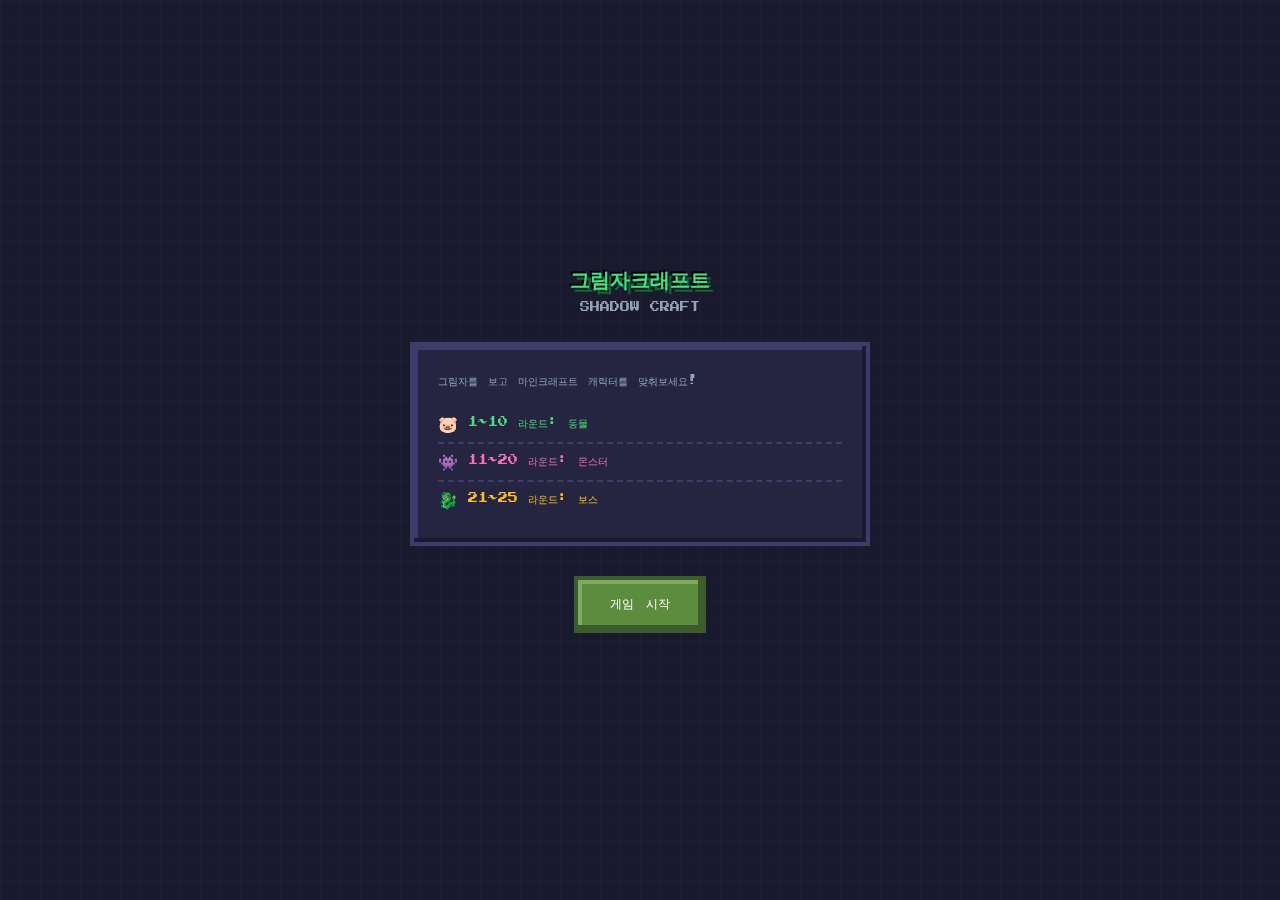
<file: shadow/index.html>
<!DOCTYPE html>
<html lang="ko">
<head>
    <meta charset="UTF-8">
    <meta name="viewport" content="width=device-width, initial-scale=1.0">
    <title>🎮 그림자크래프트 - 마인크래프트 그림자 퀴즈</title>
    <link href="https://fonts.googleapis.com/css2?family=Press+Start+2P&display=swap" rel="stylesheet">
    <style>
        /* ==================== */
        /*     CSS Variables    */
        /* ==================== */
        :root {
            --bg-dark: #1a1a2e;
            --bg-darker: #0f0f1a;
            --bg-card: #252542;
            --primary: #4ade80;
            --primary-dark: #22c55e;
            --accent: #f472b6;
            --warning: #fbbf24;
            --danger: #ef4444;
            --text: #ffffff;
            --text-dim: #94a3b8;
            --minecraft-green: #5d8c3e;
            --minecraft-brown: #8b6914;
            --minecraft-dirt: #6b5344;
        }

        /* ==================== */
        /*      Base Styles     */
        /* ==================== */
        * {
            margin: 0;
            padding: 0;
            box-sizing: border-box;
        }

        body {
            font-family: 'Press Start 2P', cursive;
            background: var(--bg-dark);
            min-height: 100vh;
            display: flex;
            justify-content: center;
            align-items: center;
            overflow-x: hidden;
            color: var(--text);
        }

        /* 픽셀 배경 패턴 */
        body::before {
            content: '';
            position: fixed;
            top: 0;
            left: 0;
            width: 100%;
            height: 100%;
            background-image: 
                linear-gradient(rgba(255,255,255,0.02) 1px, transparent 1px),
                linear-gradient(90deg, rgba(255,255,255,0.02) 1px, transparent 1px);
            background-size: 20px 20px;
            pointer-events: none;
            z-index: 0;
        }

        #app {
            position: relative;
            z-index: 1;
            width: 100%;
            max-width: 500px;
            padding: 20px;
        }

        .hidden {
            display: none !important;
        }

        /* ==================== */
        /*       Buttons        */
        /* ==================== */
        .btn {
            font-family: 'Press Start 2P', cursive;
            font-size: 12px;
            padding: 16px 32px;
            border: none;
            cursor: pointer;
            transition: all 0.1s ease;
            text-transform: uppercase;
            position: relative;
            image-rendering: pixelated;
        }

        .btn-primary {
            background: var(--minecraft-green);
            color: white;
            border: 4px solid #3d5c2e;
            box-shadow: 
                inset -4px -4px 0 #3d5c2e,
                inset 4px 4px 0 #7dac5e;
        }

        .btn-primary:hover {
            background: #6d9c4e;
            transform: scale(1.02);
        }

        .btn-primary:active {
            transform: scale(0.98);
            box-shadow: 
                inset 4px 4px 0 #3d5c2e,
                inset -4px -4px 0 #7dac5e;
        }

        .btn-secondary {
            background: var(--minecraft-dirt);
            color: white;
            border: 4px solid #4b3324;
            box-shadow: 
                inset -4px -4px 0 #4b3324,
                inset 4px 4px 0 #8b7364;
        }

        .btn-secondary:hover {
            background: #7b6354;
        }

        /* ==================== */
        /*     Start Screen     */
        /* ==================== */
        #start-screen {
            text-align: center;
            animation: fadeIn 0.5s ease;
        }

        @keyframes fadeIn {
            from { opacity: 0; transform: translateY(-20px); }
            to { opacity: 1; transform: translateY(0); }
        }

        .game-title {
            font-size: 20px;
            margin-bottom: 8px;
            color: var(--primary);
            text-shadow: 
                4px 4px 0 #166534,
                -2px -2px 0 #000;
            animation: pulse 2s ease-in-out infinite;
        }

        @keyframes pulse {
            0%, 100% { transform: scale(1); }
            50% { transform: scale(1.02); }
        }

        .game-subtitle {
            font-size: 10px;
            color: var(--text-dim);
            margin-bottom: 30px;
        }

        .info-box {
            background: var(--bg-card);
            border: 4px solid #3d3d6b;
            padding: 24px;
            margin-bottom: 30px;
            text-align: left;
            box-shadow: 
                inset -4px -4px 0 #1a1a30,
                inset 4px 4px 0 #3d3d6b;
        }

        .info-box p {
            font-size: 10px;
            line-height: 2;
            margin-bottom: 16px;
            color: var(--text-dim);
        }

        .stage-list {
            list-style: none;
        }

        .stage-list li {
            font-size: 10px;
            padding: 8px 0;
            border-bottom: 2px dashed #3d3d6b;
            display: flex;
            align-items: center;
            gap: 10px;
        }

        .stage-list li:last-child {
            border-bottom: none;
        }

        .stage-icon {
            font-size: 16px;
        }

        .stage-animal { color: #4ade80; }
        .stage-monster { color: #f472b6; }
        .stage-boss { color: #fbbf24; }

        /* ==================== */
        /*     Game Screen      */
        /* ==================== */
        #game-screen {
            animation: fadeIn 0.3s ease;
        }

        .game-header {
            display: flex;
            justify-content: space-between;
            align-items: center;
            margin-bottom: 16px;
            padding: 12px 16px;
            background: var(--bg-card);
            border: 4px solid #3d3d6b;
        }

        .round-info, .score-info {
            font-size: 10px;
        }

        .score-info {
            color: var(--warning);
        }

        .progress-bar {
            width: 100%;
            height: 12px;
            background: var(--bg-darker);
            border: 2px solid #3d3d6b;
            margin-bottom: 20px;
            overflow: hidden;
        }

        .progress-fill {
            height: 100%;
            background: linear-gradient(90deg, var(--primary), var(--primary-dark));
            transition: width 0.3s ease;
            box-shadow: 0 0 10px var(--primary);
        }

        .category-badge {
            text-align: center;
            margin-bottom: 20px;
        }

        .badge {
            display: inline-block;
            padding: 8px 16px;
            font-size: 10px;
            border: 3px solid;
            animation: glow 1.5s ease-in-out infinite;
        }

        @keyframes glow {
            0%, 100% { box-shadow: 0 0 5px currentColor; }
            50% { box-shadow: 0 0 20px currentColor; }
        }

        .badge-animal {
            background: rgba(74, 222, 128, 0.2);
            border-color: var(--primary);
            color: var(--primary);
        }

        .badge-monster {
            background: rgba(244, 114, 182, 0.2);
            border-color: var(--accent);
            color: var(--accent);
        }

        .badge-boss {
            background: rgba(251, 191, 36, 0.2);
            border-color: var(--warning);
            color: var(--warning);
        }

        .shadow-container {
            background: linear-gradient(145deg, #1a1a30 0%, #0f0f1a 100%);
            border: 4px solid #3d3d6b;
            padding: 30px;
            margin-bottom: 24px;
            display: flex;
            justify-content: center;
            align-items: center;
            min-height: 250px;
            position: relative;
            overflow: hidden;
        }

        .shadow-container::before {
            content: '';
            position: absolute;
            top: 50%;
            left: 50%;
            width: 200px;
            height: 200px;
            background: radial-gradient(circle, rgba(74, 222, 128, 0.1) 0%, transparent 70%);
            transform: translate(-50%, -50%);
            animation: shadowGlow 3s ease-in-out infinite;
        }

        @keyframes shadowGlow {
            0%, 100% { opacity: 0.3; transform: translate(-50%, -50%) scale(1); }
            50% { opacity: 0.6; transform: translate(-50%, -50%) scale(1.1); }
        }

        .shadow-svg {
            width: 180px;
            height: 180px;
            position: relative;
            z-index: 1;
            filter: drop-shadow(0 0 20px rgba(0,0,0,0.5));
            animation: float 3s ease-in-out infinite;
        }

        @keyframes float {
            0%, 100% { transform: translateY(0); }
            50% { transform: translateY(-10px); }
        }

        .input-area {
            margin-bottom: 16px;
        }

        .answer-input {
            width: 100%;
            padding: 16px;
            font-family: 'Press Start 2P', cursive;
            font-size: 12px;
            background: var(--bg-darker);
            border: 4px solid #3d3d6b;
            color: var(--text);
            text-align: center;
            outline: none;
            transition: border-color 0.2s ease;
        }

        .answer-input:focus {
            border-color: var(--primary);
            box-shadow: 0 0 10px rgba(74, 222, 128, 0.3);
        }

        .answer-input::placeholder {
            color: var(--text-dim);
        }

        .btn-submit {
            width: 100%;
        }

        /* ==================== */
        /*    Feedback Modal    */
        /* ==================== */
        .modal-overlay {
            position: fixed;
            top: 0;
            left: 0;
            width: 100%;
            height: 100%;
            background: rgba(0, 0, 0, 0.8);
            display: flex;
            justify-content: center;
            align-items: center;
            z-index: 100;
            animation: fadeIn 0.2s ease;
        }

        .modal-content {
            background: var(--bg-card);
            border: 4px solid #3d3d6b;
            padding: 32px;
            text-align: center;
            max-width: 350px;
            width: 90%;
            animation: popIn 0.3s ease;
        }

        @keyframes popIn {
            from { transform: scale(0.8); opacity: 0; }
            to { transform: scale(1); opacity: 1; }
        }

        .feedback-icon {
            font-size: 48px;
            margin-bottom: 16px;
            display: block;
        }

        .feedback-text {
            font-size: 14px;
            margin-bottom: 8px;
        }

        .feedback-answer {
            font-size: 10px;
            color: var(--text-dim);
            margin-bottom: 24px;
        }

        .correct .feedback-text { color: var(--primary); }
        .wrong .feedback-text { color: var(--danger); }

        /* ==================== */
        /*    Result Screen     */
        /* ==================== */
        #result-screen {
            text-align: center;
            animation: fadeIn 0.5s ease;
        }

        .result-title {
            font-size: 18px;
            margin-bottom: 24px;
            color: var(--warning);
            text-shadow: 3px 3px 0 #92400e;
        }

        .score-box {
            background: var(--bg-card);
            border: 4px solid #3d3d6b;
            padding: 32px;
            margin-bottom: 24px;
        }

        .final-score {
            font-size: 32px;
            color: var(--primary);
            margin-bottom: 16px;
            text-shadow: 3px 3px 0 #166534;
        }

        .stars {
            font-size: 24px;
            margin-bottom: 16px;
            letter-spacing: 4px;
        }

        .grade-title {
            font-size: 12px;
            color: var(--accent);
            padding: 8px 16px;
            border: 2px dashed var(--accent);
            display: inline-block;
        }

        .result-details {
            background: var(--bg-darker);
            border: 4px solid #3d3d6b;
            padding: 16px;
            margin-bottom: 24px;
            text-align: left;
        }

        .result-row {
            display: flex;
            justify-content: space-between;
            font-size: 10px;
            padding: 8px 0;
            border-bottom: 1px dashed #3d3d6b;
        }

        .result-row:last-child {
            border-bottom: none;
        }

        /* ==================== */
        /*   Difficulty Notice  */
        /* ==================== */
        .difficulty-notice {
            background: linear-gradient(135deg, rgba(244, 114, 182, 0.2), rgba(251, 191, 36, 0.2));
            border: 3px solid var(--accent);
            padding: 16px;
            margin-bottom: 20px;
            text-align: center;
            animation: shake 0.5s ease;
        }

        @keyframes shake {
            0%, 100% { transform: translateX(0); }
            25% { transform: translateX(-5px); }
            75% { transform: translateX(5px); }
        }

        .difficulty-notice p {
            font-size: 10px;
            color: var(--accent);
        }

        .difficulty-notice .warning-icon {
            font-size: 20px;
            margin-bottom: 8px;
            display: block;
        }

        /* ==================== */
        /*     Hint Display     */
        /* ==================== */
        .hint-area {
            text-align: center;
            margin-top: 12px;
        }

        .hint-text {
            font-size: 8px;
            color: var(--text-dim);
            opacity: 0.7;
        }
    </style>
</head>
<body>
    <div id="app">
        <!-- ==================== -->
        <!--     시작 화면        -->
        <!-- ==================== -->
        <div id="start-screen">
            <h1 class="game-title">그림자크래프트</h1>
            <p class="game-subtitle">SHADOW CRAFT</p>
            
            <div class="info-box">
                <p>그림자를 보고 마인크래프트 캐릭터를 맞춰보세요!</p>
                <ul class="stage-list">
                    <li>
                        <span class="stage-icon">🐷</span>
                        <span class="stage-animal">1~10 라운드: 동물</span>
                    </li>
                    <li>
                        <span class="stage-icon">👾</span>
                        <span class="stage-monster">11~20 라운드: 몬스터</span>
                    </li>
                    <li>
                        <span class="stage-icon">🐉</span>
                        <span class="stage-boss">21~25 라운드: 보스</span>
                    </li>
                </ul>
            </div>
            
            <button class="btn btn-primary" id="btn-start">게임 시작</button>
        </div>

        <!-- ==================== -->
        <!--      게임 화면       -->
        <!-- ==================== -->
        <div id="game-screen" class="hidden">
            <div class="game-header">
                <span class="round-info" id="round-info">라운드 1/25</span>
                <span class="score-info" id="score-info">⭐ 0점</span>
            </div>
            
            <div class="progress-bar">
                <div class="progress-fill" id="progress-fill"></div>
            </div>

            <div id="difficulty-notice" class="difficulty-notice hidden">
                <span class="warning-icon">⚠️</span>
                <p id="difficulty-text">난이도 상승!</p>
            </div>
            
            <div class="category-badge">
                <span class="badge" id="category-badge">🐷 동물</span>
            </div>
            
            <div class="shadow-container">
                <div class="shadow-svg" id="shadow-display"></div>
            </div>
            
            <div class="input-area">
                <input 
                    type="text" 
                    class="answer-input" 
                    id="answer-input" 
                    placeholder="정답 입력..."
                    autocomplete="off"
                >
            </div>

            <div class="hint-area">
                <span class="hint-text" id="hint-text"></span>
            </div>
            
            <button class="btn btn-primary btn-submit" id="btn-submit">제출하기</button>
        </div>

        <!-- ==================== -->
        <!--      결과 화면       -->
        <!-- ==================== -->
        <div id="result-screen" class="hidden">
            <h1 class="result-title">🏆 게임 종료! 🏆</h1>
            
            <div class="score-box">
                <p class="final-score" id="final-score">0 / 25</p>
                <p class="stars" id="stars">⭐</p>
                <p class="grade-title" id="grade-title">그림자 초보</p>
            </div>
            
            <div class="result-details">
                <div class="result-row">
                    <span>동물 정답</span>
                    <span id="animal-score">0 / 10</span>
                </div>
                <div class="result-row">
                    <span>몬스터 정답</span>
                    <span id="monster-score">0 / 10</span>
                </div>
                <div class="result-row">
                    <span>보스 정답</span>
                    <span id="boss-score">0 / 5</span>
                </div>
            </div>
            
            <button class="btn btn-primary" id="btn-restart">다시 도전하기</button>
        </div>

        <!-- ==================== -->
        <!--    피드백 모달       -->
        <!-- ==================== -->
        <div id="feedback-modal" class="modal-overlay hidden">
            <div class="modal-content" id="modal-content">
                <span class="feedback-icon" id="feedback-icon">✅</span>
                <p class="feedback-text" id="feedback-text">정답!</p>
                <p class="feedback-answer" id="feedback-answer">정답: 돼지</p>
                <button class="btn btn-secondary" id="btn-next">다음</button>
            </div>
        </div>
    </div>

    <script>
        // ==========================================
        //              게임 데이터
        // ==========================================
        
        // 25개 라운드 데이터
        const ROUNDS = [
            // 1~10: 동물 (쉬움)
            { id: 1, answer: '돼지', category: 'animal', hint: '꿀꿀' },
            { id: 2, answer: '소', category: 'animal', hint: '음메' },
            { id: 3, answer: '양', category: 'animal', hint: '메에' },
            { id: 4, answer: '닭', category: 'animal', hint: '꼬끼오' },
            { id: 5, answer: '말', category: 'animal', hint: '히힝' },
            { id: 6, answer: '늑대', category: 'animal', hint: '아우우' },
            { id: 7, answer: '토끼', category: 'animal', hint: '깡충깡충' },
            { id: 8, answer: '여우', category: 'animal', hint: '무슨 소리?' },
            { id: 9, answer: '판다', category: 'animal', hint: '대나무' },
            { id: 10, answer: '낙타', category: 'animal', hint: '사막' },
            
            // 11~20: 몬스터 (보통)
            { id: 11, answer: '좀비', category: 'monster', hint: '으으으' },
            { id: 12, answer: '크리퍼', category: 'monster', hint: 'SSS...' },
            { id: 13, answer: '스켈레톤', category: 'monster', hint: '뼈다귀' },
            { id: 14, answer: '거미', category: 'monster', hint: '8개 다리' },
            { id: 15, answer: '엔더맨', category: 'monster', hint: '눈 마주치면...' },
            { id: 16, answer: '마녀', category: 'monster', hint: '포션' },
            { id: 17, answer: '슬라임', category: 'monster', hint: '통통' },
            { id: 18, answer: '가스트', category: 'monster', hint: '네더' },
            { id: 19, answer: '블레이즈', category: 'monster', hint: '불꽃 막대' },
            { id: 20, answer: '위더', category: 'monster', hint: '세 머리' },
            
            // 21~25: 보스 (어려움)
            { id: 21, answer: '워든', category: 'boss', hint: '딥다크' },
            { id: 22, answer: '슬라임', category: 'boss', hint: '늪' },
            { id: 23, answer: '치킨조키', category: 'boss', hint: '닭 + 좀비' },
            { id: 24, answer: '엘더 가디언', category: 'boss', hint: '해저신전' },
            { id: 25, answer: '엔더 드래곤', category: 'boss', hint: '최종 보스' },
        ];

        // 등급 시스템
        const GRADES = [
            { min: 0, max: 5, stars: 1, title: '그림자 초보' },
            { min: 6, max: 10, stars: 2, title: '그림자 탐험가' },
            { min: 11, max: 15, stars: 3, title: '그림자 사냥꾼' },
            { min: 16, max: 20, stars: 4, title: '그림자 전문가' },
            { min: 21, max: 25, stars: 5, title: '그림자 마스터' },
        ];

        // SVG 그림자 데이터 (마인크래프트 픽셀 스타일)
        const SHADOWS = {
            '돼지': `<svg viewBox="0 0 64 64" fill="#000">
                <rect x="12" y="20" width="40" height="24" rx="2"/>
                <rect x="18" y="44" width="8" height="10"/>
                <rect x="38" y="44" width="8" height="10"/>
                <rect x="6" y="24" width="10" height="16" rx="1"/>
                <rect x="24" y="10" width="16" height="14" rx="1"/>
                <rect x="28" y="18" width="8" height="6" rx="1"/>
            </svg>`,
            
            '소': `<svg viewBox="0 0 64 64" fill="#000">
                <rect x="10" y="22" width="44" height="26" rx="2"/>
                <rect x="16" y="48" width="8" height="12"/>
                <rect x="40" y="48" width="8" height="12"/>
                <rect x="4" y="8" width="12" height="18" rx="1"/>
                <rect x="48" y="8" width="12" height="18" rx="1"/>
                <rect x="18" y="30" width="6" height="4"/>
                <rect x="40" y="30" width="6" height="4"/>
            </svg>`,
            
            '양': `<svg viewBox="0 0 64 64" fill="#000">
                <ellipse cx="32" cy="32" rx="24" ry="18"/>
                <ellipse cx="32" cy="20" rx="12" ry="10"/>
                <rect x="14" y="44" width="8" height="14"/>
                <rect x="42" y="44" width="8" height="14"/>
                <circle cx="26" cy="18" r="3"/>
                <circle cx="38" cy="18" r="3"/>
            </svg>`,
            
            '닭': `<svg viewBox="0 0 64 64" fill="#000">
                <ellipse cx="32" cy="36" rx="16" ry="14"/>
                <rect x="24" y="14" width="16" height="16" rx="2"/>
                <polygon points="22,22 16,26 22,30"/>
                <rect x="28" y="6" width="8" height="10"/>
                <rect x="26" y="50" width="5" height="10"/>
                <rect x="33" y="50" width="5" height="10"/>
                <rect x="44" y="32" width="12" height="8" rx="2"/>
            </svg>`,
            
            '말': `<svg viewBox="0 0 64 64" fill="#000">
                <rect x="14" y="28" width="36" height="20" rx="2"/>
                <rect x="16" y="48" width="6" height="14"/>
                <rect x="26" y="48" width="6" height="14"/>
                <rect x="32" y="48" width="6" height="14"/>
                <rect x="42" y="48" width="6" height="14"/>
                <rect x="38" y="8" width="14" height="24" rx="2"/>
                <rect x="46" y="4" width="8" height="8"/>
                <rect x="8" y="32" width="16" height="6" rx="1"/>
            </svg>`,
            
            '늑대': `<svg viewBox="0 0 64 64" fill="#000">
                <rect x="16" y="26" width="32" height="22" rx="2"/>
                <rect x="20" y="48" width="6" height="12"/>
                <rect x="38" y="48" width="6" height="12"/>
                <rect x="22" y="12" width="20" height="18" rx="2"/>
                <polygon points="22,12 18,2 26,12"/>
                <polygon points="42,12 46,2 38,12"/>
                <rect x="44" y="30" width="14" height="6" rx="1"/>
            </svg>`,
            
            '토끼': `<svg viewBox="0 0 64 64" fill="#000">
                <ellipse cx="32" cy="40" rx="14" ry="16"/>
                <ellipse cx="32" cy="26" rx="10" ry="10"/>
                <rect x="22" y="2" width="6" height="22" rx="3"/>
                <rect x="36" y="2" width="6" height="22" rx="3"/>
                <rect x="22" y="52" width="6" height="10"/>
                <rect x="36" y="52" width="6" height="10"/>
            </svg>`,
            
            '여우': `<svg viewBox="0 0 64 64" fill="#000">
                <rect x="18" y="28" width="28" height="18" rx="2"/>
                <polygon points="32,20 18,34 46,34"/>
                <polygon points="20,20 12,8 24,24"/>
                <polygon points="44,20 52,8 40,24"/>
                <rect x="20" y="46" width="6" height="10"/>
                <rect x="38" y="46" width="6" height="10"/>
                <rect x="46" y="32" width="14" height="8" rx="2"/>
            </svg>`,
            
            '판다': `<svg viewBox="0 0 64 64" fill="#000">
                <ellipse cx="32" cy="36" rx="22" ry="18"/>
                <circle cx="32" cy="20" r="14"/>
                <circle cx="20" cy="10" r="6"/>
                <circle cx="44" cy="10" r="6"/>
                <ellipse cx="24" cy="18" rx="5" ry="6"/>
                <ellipse cx="40" cy="18" rx="5" ry="6"/>
                <rect x="18" y="48" width="8" height="12"/>
                <rect x="38" y="48" width="8" height="12"/>
            </svg>`,
            
            '낙타': `<svg viewBox="0 0 64 64" fill="#000">
                <rect x="14" y="30" width="36" height="18" rx="2"/>
                <ellipse cx="24" cy="26" rx="8" ry="10"/>
                <ellipse cx="40" cy="26" rx="8" ry="10"/>
                <rect x="44" y="10" width="10" height="24" rx="2"/>
                <rect x="48" y="4" width="8" height="10"/>
                <rect x="16" y="48" width="6" height="14"/>
                <rect x="26" y="48" width="6" height="14"/>
                <rect x="32" y="48" width="6" height="14"/>
                <rect x="42" y="48" width="6" height="14"/>
            </svg>`,
            
            '좀비': `<svg viewBox="0 0 64 64" fill="#000">
                <rect x="20" y="4" width="24" height="24" rx="2"/>
                <rect x="18" y="28" width="28" height="22" rx="2"/>
                <rect x="22" y="50" width="8" height="12"/>
                <rect x="34" y="50" width="8" height="12"/>
                <rect x="2" y="28" width="18" height="8" rx="1"/>
                <rect x="44" y="28" width="18" height="8" rx="1"/>
            </svg>`,
            
            '크리퍼': `<svg viewBox="0 0 64 64" fill="#000">
                <rect x="16" y="4" width="32" height="32" rx="2"/>
                <rect x="20" y="36" width="10" height="24"/>
                <rect x="34" y="36" width="10" height="24"/>
                <rect x="20" y="12" width="8" height="8"/>
                <rect x="36" y="12" width="8" height="8"/>
                <rect x="28" y="20" width="8" height="4"/>
                <rect x="24" y="24" width="16" height="8"/>
            </svg>`,
            
            '스켈레톤': `<svg viewBox="0 0 64 64" fill="#000">
                <rect x="22" y="4" width="20" height="20" rx="2"/>
                <rect x="28" y="24" width="8" height="20"/>
                <rect x="22" y="44" width="6" height="16"/>
                <rect x="36" y="44" width="6" height="16"/>
                <rect x="10" y="26" width="20" height="4"/>
                <rect x="34" y="26" width="20" height="4"/>
                <rect x="50" y="14" width="4" height="16"/>
                <rect x="50" y="10" width="10" height="4"/>
            </svg>`,
            
            '거미': `<svg viewBox="0 0 64 64" fill="#000">
                <ellipse cx="22" cy="32" rx="12" ry="10"/>
                <ellipse cx="42" cy="32" rx="14" ry="12"/>
                <rect x="2" y="20" width="16" height="4" transform="rotate(-30 10 22)"/>
                <rect x="2" y="40" width="16" height="4" transform="rotate(30 10 42)"/>
                <rect x="46" y="20" width="16" height="4" transform="rotate(30 54 22)"/>
                <rect x="46" y="40" width="16" height="4" transform="rotate(-30 54 42)"/>
                <rect x="4" y="28" width="14" height="4"/>
                <rect x="46" y="28" width="14" height="4"/>
                <rect x="4" y="36" width="14" height="4"/>
                <rect x="46" y="36" width="14" height="4"/>
            </svg>`,
            
            '엔더맨': `<svg viewBox="0 0 64 64" fill="#000">
                <rect x="24" y="2" width="16" height="16" rx="1"/>
                <rect x="26" y="18" width="12" height="28"/>
                <rect x="22" y="46" width="6" height="16"/>
                <rect x="36" y="46" width="6" height="16"/>
                <rect x="8" y="20" width="20" height="4"/>
                <rect x="36" y="20" width="20" height="4"/>
                <rect x="4" y="20" width="4" height="20"/>
                <rect x="56" y="20" width="4" height="20"/>
            </svg>`,
            
            '마녀': `<svg viewBox="0 0 64 64" fill="#000">
                <polygon points="32,0 20,24 44,24"/>
                <rect x="18" y="24" width="28" height="18" rx="2"/>
                <rect x="20" y="42" width="24" height="18" rx="2"/>
                <rect x="24" y="56" width="6" height="8"/>
                <rect x="34" y="56" width="6" height="8"/>
                <rect x="8" y="44" width="14" height="6"/>
                <circle cx="22" cy="50" r="6"/>
            </svg>`,
            
            '슬라임': `<svg viewBox="0 0 64 64" fill="#000">
                <rect x="8" y="16" width="48" height="40" rx="4"/>
                <rect x="16" y="24" width="8" height="8"/>
                <rect x="40" y="24" width="8" height="8"/>
                <rect x="24" y="40" width="16" height="8"/>
            </svg>`,
            
            '가스트': `<svg viewBox="0 0 64 64" fill="#000">
                <rect x="8" y="4" width="48" height="36" rx="4"/>
                <rect x="12" y="40" width="6" height="18"/>
                <rect x="22" y="40" width="6" height="22"/>
                <rect x="32" y="40" width="6" height="16"/>
                <rect x="42" y="40" width="6" height="20"/>
                <rect x="50" y="40" width="6" height="14"/>
                <rect x="16" y="14" width="10" height="10"/>
                <rect x="38" y="14" width="10" height="10"/>
                <rect x="26" y="28" width="12" height="6"/>
            </svg>`,
            
            '블레이즈': `<svg viewBox="0 0 64 64" fill="#000">
                <rect x="22" y="8" width="20" height="20" rx="2"/>
                <rect x="18" y="32" width="28" height="6"/>
                <rect x="20" y="42" width="24" height="6"/>
                <rect x="22" y="52" width="20" height="6"/>
                <rect x="8" y="14" width="12" height="4" transform="rotate(-20 14 16)"/>
                <rect x="44" y="14" width="12" height="4" transform="rotate(20 50 16)"/>
                <rect x="6" y="22" width="14" height="4" transform="rotate(15 13 24)"/>
                <rect x="44" y="22" width="14" height="4" transform="rotate(-15 51 24)"/>
            </svg>`,
            
            '위더': `<svg viewBox="0 0 64 64" fill="#000">
                <rect x="4" y="12" width="16" height="16" rx="2"/>
                <rect x="24" y="8" width="16" height="20" rx="2"/>
                <rect x="44" y="12" width="16" height="16" rx="2"/>
                <rect x="8" y="28" width="48" height="12" rx="2"/>
                <rect x="16" y="40" width="32" height="10" rx="2"/>
                <polygon points="32,50 20,62 44,62"/>
            </svg>`,
            
            '워든': `<svg viewBox="0 0 64 64" fill="#000">
                <rect x="16" y="12" width="32" height="28" rx="4"/>
                <rect x="12" y="2" width="10" height="14" rx="2"/>
                <rect x="42" y="2" width="10" height="14" rx="2"/>
                <rect x="18" y="40" width="28" height="16" rx="2"/>
                <rect x="20" y="52" width="10" height="12"/>
                <rect x="34" y="52" width="10" height="12"/>
                <rect x="4" y="20" width="14" height="12" rx="2"/>
                <rect x="46" y="20" width="14" height="12" rx="2"/>
            </svg>`,
            
            '치킨조키': `<svg viewBox="0 0 64 64" fill="#000">
                <ellipse cx="32" cy="48" rx="18" ry="12"/>
                <rect x="24" y="32" width="16" height="12" rx="2"/>
                <polygon points="22,38 14,42 22,46"/>
                <rect x="22" y="56" width="6" height="8"/>
                <rect x="36" y="56" width="6" height="8"/>
                <rect x="24" y="8" width="16" height="16" rx="2"/>
                <rect x="20" y="24" width="24" height="10" rx="1"/>
                <rect x="12" y="28" width="10" height="4"/>
                <rect x="42" y="28" width="10" height="4"/>
            </svg>`,
            
            '엘더 가디언': `<svg viewBox="0 0 64 64" fill="#000">
                <polygon points="32,4 56,32 32,60 8,32"/>
                <rect x="24" y="24" width="16" height="16" rx="2"/>
                <circle cx="32" cy="32" r="6"/>
                <rect x="2" y="28" width="8" height="8" transform="rotate(45 6 32)"/>
                <rect x="54" y="28" width="8" height="8" transform="rotate(45 58 32)"/>
                <rect x="28" y="2" width="8" height="8" transform="rotate(45 32 6)"/>
                <rect x="28" y="54" width="8" height="8" transform="rotate(45 32 58)"/>
            </svg>`,
            
            '엔더 드래곤': `<svg viewBox="0 0 64 64" fill="#000">
                <ellipse cx="32" cy="36" rx="20" ry="14"/>
                <rect x="6" y="20" width="20" height="20" rx="3"/>
                <polygon points="6,20 0,10 10,22"/>
                <polygon points="2,40 0,50 10,38"/>
                <polygon points="20,24 8,16 18,28"/>
                <rect x="48" y="30" width="14" height="8" rx="2"/>
                <polygon points="12,30 4,24 4,36"/>
                <polygon points="32,22 22,10 28,24"/>
                <polygon points="32,22 42,10 36,24"/>
                <rect x="26" y="48" width="12" height="14" rx="2"/>
            </svg>`,
        };

        // ==========================================
        //              게임 상태
        // ==========================================
        let gameState = {
            phase: 'start',
            currentRound: 1,
            score: 0,
            answers: [],
            categoryScores: {
                animal: 0,
                monster: 0,
                boss: 0
            }
        };

        // ==========================================
        //              DOM 요소
        // ==========================================
        const $startScreen = document.getElementById('start-screen');
        const $gameScreen = document.getElementById('game-screen');
        const $resultScreen = document.getElementById('result-screen');
        const $feedbackModal = document.getElementById('feedback-modal');
        
        const $btnStart = document.getElementById('btn-start');
        const $btnSubmit = document.getElementById('btn-submit');
        const $btnNext = document.getElementById('btn-next');
        const $btnRestart = document.getElementById('btn-restart');
        
        const $roundInfo = document.getElementById('round-info');
        const $scoreInfo = document.getElementById('score-info');
        const $progressFill = document.getElementById('progress-fill');
        const $categoryBadge = document.getElementById('category-badge');
        const $shadowDisplay = document.getElementById('shadow-display');
        const $answerInput = document.getElementById('answer-input');
        const $hintText = document.getElementById('hint-text');
        const $difficultyNotice = document.getElementById('difficulty-notice');
        const $difficultyText = document.getElementById('difficulty-text');
        
        const $modalContent = document.getElementById('modal-content');
        const $feedbackIcon = document.getElementById('feedback-icon');
        const $feedbackText = document.getElementById('feedback-text');
        const $feedbackAnswer = document.getElementById('feedback-answer');
        
        const $finalScore = document.getElementById('final-score');
        const $stars = document.getElementById('stars');
        const $gradeTitle = document.getElementById('grade-title');
        const $animalScore = document.getElementById('animal-score');
        const $monsterScore = document.getElementById('monster-score');
        const $bossScore = document.getElementById('boss-score');

        // ==========================================
        //              화면 전환
        // ==========================================
        function showScreen(screenName) {
            $startScreen.classList.add('hidden');
            $gameScreen.classList.add('hidden');
            $resultScreen.classList.add('hidden');
            $feedbackModal.classList.add('hidden');
            
            switch(screenName) {
                case 'start':
                    $startScreen.classList.remove('hidden');
                    break;
                case 'game':
                    $gameScreen.classList.remove('hidden');
                    break;
                case 'result':
                    $resultScreen.classList.remove('hidden');
                    break;
            }
        }

        // ==========================================
        //              게임 로직
        // ==========================================
        function startGame() {
            gameState = {
                phase: 'playing',
                currentRound: 1,
                score: 0,
                answers: [],
                categoryScores: {
                    animal: 0,
                    monster: 0,
                    boss: 0
                }
            };
            
            showScreen('game');
            renderGameScreen();
        }

        function getCurrentRound() {
            return ROUNDS[gameState.currentRound - 1];
        }

        function checkAnswer(userInput) {
            const currentAnswer = getCurrentRound().answer;
            const normalized = userInput.trim().replace(/\s+/g, '').toLowerCase();
            const correctNormalized = currentAnswer.replace(/\s+/g, '').toLowerCase();
            
            return normalized === correctNormalized;
        }

        function submitAnswer() {
            const userInput = $answerInput.value.trim();
            
            if (!userInput) {
                $answerInput.focus();
                $answerInput.style.borderColor = '#ef4444';
                setTimeout(() => {
                    $answerInput.style.borderColor = '';
                }, 500);
                return;
            }
            
            const isCorrect = checkAnswer(userInput);
            const currentRound = getCurrentRound();
            
            // 점수 업데이트
            if (isCorrect) {
                gameState.score++;
                gameState.categoryScores[currentRound.category]++;
            }
            
            // 답안 기록
            gameState.answers.push({
                round: gameState.currentRound,
                userAnswer: userInput,
                correctAnswer: currentRound.answer,
                isCorrect: isCorrect
            });
            
            // 피드백 표시
            showFeedback(isCorrect, currentRound.answer);
        }

        function showFeedback(isCorrect, correctAnswer) {
            $feedbackModal.classList.remove('hidden');
            $modalContent.classList.remove('correct', 'wrong');
            
            if (isCorrect) {
                $modalContent.classList.add('correct');
                $feedbackIcon.textContent = '✅';
                $feedbackText.textContent = '정답!';
            } else {
                $modalContent.classList.add('wrong');
                $feedbackIcon.textContent = '❌';
                $feedbackText.textContent = '오답!';
            }
            
            $feedbackAnswer.textContent = `정답: ${correctAnswer}`;
        }

        function nextRound() {
            $feedbackModal.classList.add('hidden');
            $answerInput.value = '';
            
            if (gameState.currentRound < 25) {
                gameState.currentRound++;
                renderGameScreen();
            } else {
                endGame();
            }
        }

        function endGame() {
            gameState.phase = 'result';
            showScreen('result');
            renderResultScreen();
        }

        function getGrade(score) {
            return GRADES.find(g => score >= g.min && score <= g.max);
        }

        // ==========================================
        //              렌더링
        // ==========================================
        function renderGameScreen() {
            const round = getCurrentRound();
            const roundNum = gameState.currentRound;
            
            // 라운드 정보
            $roundInfo.textContent = `라운드 ${roundNum}/25`;
            $scoreInfo.textContent = `⭐ ${gameState.score}점`;
            
            // 진행바
            $progressFill.style.width = `${(roundNum / 25) * 100}%`;
            
            // 카테고리 배지
            let badgeClass = 'badge-animal';
            let badgeText = '🐷 동물';
            
            if (round.category === 'monster') {
                badgeClass = 'badge-monster';
                badgeText = '👾 몬스터';
            } else if (round.category === 'boss') {
                badgeClass = 'badge-boss';
                badgeText = '🐉 보스';
            }
            
            $categoryBadge.className = `badge ${badgeClass}`;
            $categoryBadge.textContent = badgeText;
            
            // 난이도 상승 알림
            if (roundNum === 11) {
                $difficultyNotice.classList.remove('hidden');
                $difficultyText.textContent = '⚡ 몬스터 등장!';
            } else if (roundNum === 21) {
                $difficultyNotice.classList.remove('hidden');
                $difficultyText.textContent = '🔥 보스 등장!';
            } else {
                $difficultyNotice.classList.add('hidden');
            }
            
            // 그림자 표시
            $shadowDisplay.innerHTML = SHADOWS[round.answer] || '';
            
            // 힌트
            $hintText.textContent = `힌트: ${round.hint}`;
            
            // 입력 필드 포커스
            $answerInput.focus();
        }

        function renderResultScreen() {
            const grade = getGrade(gameState.score);
            
            $finalScore.textContent = `${gameState.score} / 25`;
            $stars.textContent = '⭐'.repeat(grade.stars);
            $gradeTitle.textContent = grade.title;
            
            $animalScore.textContent = `${gameState.categoryScores.animal} / 10`;
            $monsterScore.textContent = `${gameState.categoryScores.monster} / 10`;
            $bossScore.textContent = `${gameState.categoryScores.boss} / 5`;
        }

        // ==========================================
        //              이벤트 바인딩
        // ==========================================
        function bindEvents() {
            $btnStart.addEventListener('click', startGame);
            $btnSubmit.addEventListener('click', submitAnswer);
            $btnNext.addEventListener('click', nextRound);
            $btnRestart.addEventListener('click', startGame);
            
            // Enter 키로 제출
            $answerInput.addEventListener('keypress', (e) => {
                if (e.key === 'Enter') {
                    submitAnswer();
                }
            });
        }

        // ==========================================
        //              초기화
        // ==========================================
        function init() {
            bindEvents();
            showScreen('start');
        }

        init();
    </script>
</body>
</html>
</file>
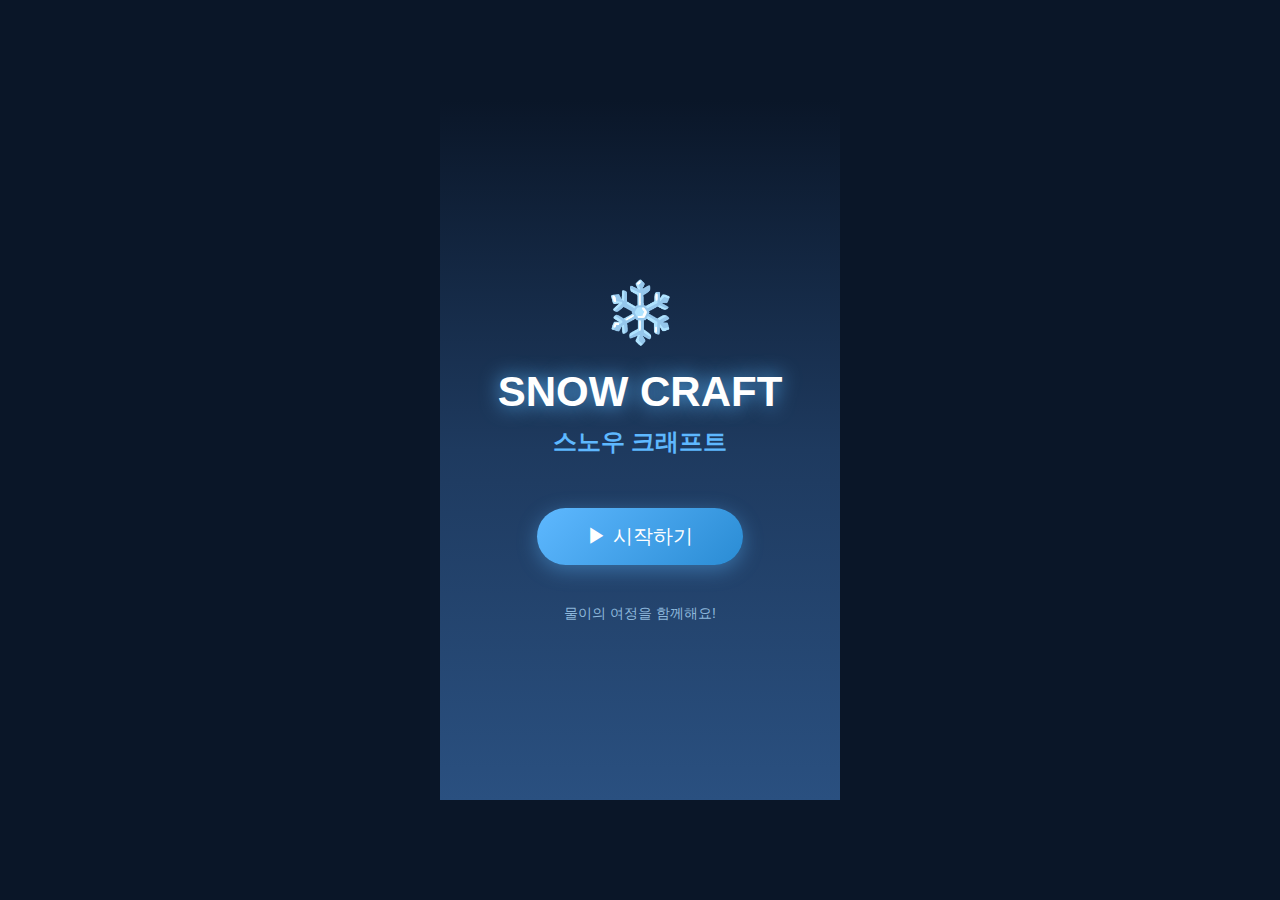
<file: snow/index.html>
<!DOCTYPE html>
<html lang="ko">
<head>
  <meta charset="UTF-8">
  <meta name="viewport" content="width=device-width, initial-scale=1.0, user-scalable=no">
  <title>❄️ Snow Craft - 스노우 크래프트</title>
  <style>
    * { margin: 0; padding: 0; box-sizing: border-box; }
    body {
      background: #0a1628;
      display: flex;
      justify-content: center;
      align-items: center;
      min-height: 100vh;
      font-family: 'Segoe UI', sans-serif;
      overflow: hidden;
    }
    #gameContainer {
      position: relative;
      width: 100%;
      max-width: 400px;
      height: 100vh;
      max-height: 700px;
      overflow: hidden;
      touch-action: none;
    }
    canvas {
      display: block;
      width: 100%;
      height: 100%;
    }
    #ui {
      position: absolute;
      top: 0;
      left: 0;
      width: 100%;
      height: 100%;
      pointer-events: none;
    }
    #ui > * { pointer-events: auto; }
    
    .screen {
      position: absolute;
      top: 0;
      left: 0;
      width: 100%;
      height: 100%;
      display: flex;
      flex-direction: column;
      align-items: center;
      justify-content: center;
      background: linear-gradient(180deg, #0a1628 0%, #1e3a5f 50%, #2a5080 100%);
      transition: opacity 0.5s;
    }
    .hidden { opacity: 0; pointer-events: none !important; }
    
    #titleScreen h1 {
      font-size: 42px;
      color: #fff;
      text-shadow: 0 0 20px #5eb8ff;
      margin-bottom: 10px;
    }
    #titleScreen h2 {
      font-size: 24px;
      color: #5eb8ff;
      margin-bottom: 40px;
    }
    .btn {
      background: linear-gradient(135deg, #5eb8ff, #2a8cd4);
      border: none;
      color: #fff;
      padding: 15px 50px;
      font-size: 20px;
      border-radius: 30px;
      cursor: pointer;
      margin: 10px;
      box-shadow: 0 5px 20px rgba(94, 184, 255, 0.4);
      transition: transform 0.2s, box-shadow 0.2s;
    }
    .btn:hover { transform: scale(1.05); box-shadow: 0 8px 30px rgba(94, 184, 255, 0.6); }
    .btn:active { transform: scale(0.95); }
    
    #hud {
      position: absolute;
      top: 10px;
      left: 10px;
      right: 10px;
      display: flex;
      justify-content: space-between;
      color: #fff;
      font-size: 14px;
      text-shadow: 0 1px 3px rgba(0,0,0,0.5);
    }
    #hud > div {
      background: rgba(0,0,0,0.3);
      padding: 8px 15px;
      border-radius: 20px;
    }
    
    #phaseIndicator {
      position: absolute;
      top: 50%;
      left: 50%;
      transform: translate(-50%, -50%);
      font-size: 28px;
      color: #fff;
      text-shadow: 0 0 20px #5eb8ff;
      opacity: 0;
      transition: opacity 0.3s;
    }
    #phaseIndicator.show { opacity: 1; }
    
    #growthControls {
      position: absolute;
      bottom: 80px;
      left: 50%;
      transform: translateX(-50%);
      display: flex;
      gap: 15px;
    }
    .growBtn {
      width: 60px;
      height: 60px;
      border-radius: 50%;
      background: rgba(94, 184, 255, 0.3);
      border: 2px solid #5eb8ff;
      color: #fff;
      font-size: 24px;
      cursor: pointer;
      transition: all 0.1s;
    }
    .growBtn:active {
      background: rgba(94, 184, 255, 0.8);
      transform: scale(0.9);
    }
    
    #tapZone {
      position: absolute;
      bottom: 100px;
      left: 50%;
      transform: translateX(-50%);
      text-align: center;
      color: #fff;
    }
    #tapZone .tap-text {
      font-size: 18px;
      animation: pulse 1s infinite;
    }
    @keyframes pulse {
      0%, 100% { opacity: 1; }
      50% { opacity: 0.5; }
    }
    
    #skipBtn {
      position: absolute;
      bottom: 20px;
      right: 20px;
      background: rgba(255,255,255,0.2);
      border: 1px solid rgba(255,255,255,0.3);
      color: #fff;
      padding: 8px 20px;
      border-radius: 20px;
      cursor: pointer;
      font-size: 14px;
    }
    
    #resultScreen {
      background: linear-gradient(180deg, #1a365d 0%, #2c5282 100%);
      padding: 20px;
      text-align: center;
    }
    #resultScreen h2 {
      font-size: 32px;
      color: #fff;
      margin-bottom: 20px;
    }
    .result-snowflake {
      font-size: 80px;
      margin: 20px 0;
    }
    .result-stats {
      background: rgba(255,255,255,0.1);
      border-radius: 15px;
      padding: 20px;
      margin: 20px 0;
      text-align: left;
      color: #fff;
    }
    .result-stats div {
      display: flex;
      justify-content: space-between;
      margin: 8px 0;
      font-size: 16px;
    }
    .result-total {
      font-size: 28px;
      color: #5eb8ff;
      margin-top: 15px;
      padding-top: 15px;
      border-top: 1px solid rgba(255,255,255,0.2);
    }
    
    #progressBar {
      position: absolute;
      bottom: 10px;
      left: 20px;
      right: 20px;
      height: 8px;
      background: rgba(255,255,255,0.2);
      border-radius: 4px;
    }
    #progressFill {
      height: 100%;
      background: linear-gradient(90deg, #5eb8ff, #00d4aa);
      border-radius: 4px;
      transition: width 0.3s;
    }
  </style>
</head>
<body>
  <div id="gameContainer">
    <canvas id="gameCanvas"></canvas>
    
    <div id="ui">
      <!-- 타이틀 화면 -->
      <div id="titleScreen" class="screen">
        <div style="font-size: 60px; margin-bottom: 20px;">❄️</div>
        <h1>SNOW CRAFT</h1>
        <h2>스노우 크래프트</h2>
        <button class="btn" id="startBtn">▶ 시작하기</button>
        <p style="color: #8eb8dc; margin-top: 30px; font-size: 14px;">물이의 여정을 함께해요!</p>
      </div>
      
      <!-- 에피소드 화면 -->
      <div id="episodeScreen" class="screen hidden">
        <div id="episodeContent" style="text-align: center; padding: 40px;">
          <div id="episodeEmoji" style="font-size: 80px; margin-bottom: 20px;"></div>
          <p id="episodeText" style="color: #fff; font-size: 20px; line-height: 1.6;"></p>
        </div>
        <button id="skipBtn">SKIP →</button>
      </div>
      
      <!-- 게임 HUD -->
      <div id="hud" class="hidden">
        <div id="altitudeDisplay">🌡️ <span id="altitude">0</span>m</div>
        <div id="phaseDisplay">💧 상승</div>
        <div id="scoreDisplay">⭐ <span id="score">0</span></div>
      </div>
      
      <div id="phaseIndicator"></div>
      
      <!-- 성장 컨트롤 -->
      <div id="growthControls" class="hidden">
        <button class="growBtn" data-dir="left">↖️</button>
        <button class="growBtn" data-dir="up">⬆️</button>
        <button class="growBtn" data-dir="right">↗️</button>
      </div>
      
      <!-- 탭 존 -->
      <div id="tapZone" class="hidden">
        <div class="tap-text">👆 탭하여 결합!</div>
      </div>
      
      <div id="progressBar" class="hidden">
        <div id="progressFill" style="width: 0%"></div>
      </div>
      
      <!-- 결과 화면 -->
      <div id="resultScreen" class="screen hidden">
        <h2>❄️ 여정 완료! ❄️</h2>
        <div class="result-snowflake" id="resultSnowflake">❄️</div>
        <p id="resultType" style="color: #5eb8ff; font-size: 18px;"></p>
        <div class="result-stats">
          <div><span>에너지 수집</span><span id="resultEnergy">+0</span></div>
          <div><span>결합 보너스</span><span id="resultBond">+0</span></div>
          <div><span>눈송이 성장</span><span id="resultGrowth">+0</span></div>
          <div><span>착지 보너스</span><span id="resultLanding">x1.0</span></div>
          <div class="result-total"><span>총점</span><span id="resultTotal">0</span></div>
        </div>
        <button class="btn" id="retryBtn">🔄 다시 하기</button>
      </div>
    </div>
  </div>

<script>
// ============== 게임 설정 ==============
const CONFIG = {
  PHASE_RISING: { duration: 30000, maxAltitude: 5000 },
  PHASE_BOND: { duration: 5000 },
  PHASE_GROWTH: { duration: 10000 },
  PHASE_FALLING: { duration: 15000 },
};

// ============== 게임 상태 ==============
const game = {
  canvas: null,
  ctx: null,
  width: 400,
  height: 700,
  phase: 'title', // title, episode, rising, bond, growth, falling, result
  time: 0,
  altitude: 0,
  score: 0,
  energy: 0,
  bondBonus: 0,
  growthScore: 0,
  landingZone: null,
  snowflake: { branches: [], size: 0, type: 'basic' },
  player: { x: 200, y: 500, vy: 0, form: 'drop' }, // drop, vapor, crystal, snowflake
  particles: [],
  obstacles: [],
  dustParticles: [],
  windForce: 0,
  keys: { left: false, right: false, up: false, down: false },
  touch: { startX: 0, currentX: 0, active: false },
  phaseStartTime: 0,
  animationId: null,
};

// ============== 에피소드 데이터 ==============
const episodes = [
  { emoji: '☀️💧', text: '와아~ 따뜻해!\n몸이 둥둥 떠오른다!' },
  { emoji: '⚫💨', text: '우와! 먼지가 있네?\n어... 붙는다! 철썩!' },
  { emoji: '❄️💨', text: '오! 겨울이네? 언다!\n떨어진다... 꽝!\n바람 때문에 슈웅~' },
  { emoji: '🌊💧', text: '바다에 풍덩!\n다시 시작이네~ 헤헤' },
];
let episodeIndex = 0;

// ============== 초기화 ==============
function init() {
  game.canvas = document.getElementById('gameCanvas');
  game.ctx = game.canvas.getContext('2d');
  
  resizeCanvas();
  window.addEventListener('resize', resizeCanvas);
  
  // 이벤트 리스너
  document.getElementById('startBtn').addEventListener('click', startEpisode);
  document.getElementById('skipBtn').addEventListener('click', skipEpisode);
  document.getElementById('retryBtn').addEventListener('click', restartGame);
  
  // 키보드
  document.addEventListener('keydown', e => {
    if (e.key === 'ArrowLeft') game.keys.left = true;
    if (e.key === 'ArrowRight') game.keys.right = true;
    if (e.key === 'ArrowUp') game.keys.up = true;
    if (e.key === 'ArrowDown') game.keys.down = true;
    if (e.key === ' ' && game.phase === 'bond') handleTap();
    // 성장 Phase에서 방향키로 조작
    if (game.phase === 'growth') {
      if (e.key === 'ArrowLeft') handleGrowth('left');
      if (e.key === 'ArrowUp') handleGrowth('up');
      if (e.key === 'ArrowRight') handleGrowth('right');
    }
    e.preventDefault();
  });
  document.addEventListener('keyup', e => {
    if (e.key === 'ArrowLeft') game.keys.left = false;
    if (e.key === 'ArrowRight') game.keys.right = false;
    if (e.key === 'ArrowUp') game.keys.up = false;
    if (e.key === 'ArrowDown') game.keys.down = false;
  });
  
  // 터치/마우스
  game.canvas.addEventListener('touchstart', handleTouchStart);
  game.canvas.addEventListener('touchmove', handleTouchMove);
  game.canvas.addEventListener('touchend', handleTouchEnd);
  game.canvas.addEventListener('mousedown', handleMouseDown);
  game.canvas.addEventListener('mousemove', handleMouseMove);
  game.canvas.addEventListener('mouseup', handleMouseUp);
  game.canvas.addEventListener('click', () => {
    if (game.phase === 'bond') handleTap();
  });
  
  // 성장 버튼
  document.querySelectorAll('.growBtn').forEach(btn => {
    btn.addEventListener('click', () => handleGrowth(btn.dataset.dir));
    btn.addEventListener('touchstart', (e) => {
      e.preventDefault();
      handleGrowth(btn.dataset.dir);
    });
  });
  
  gameLoop();
}

function resizeCanvas() {
  const container = document.getElementById('gameContainer');
  game.width = container.clientWidth;
  game.height = container.clientHeight;
  game.canvas.width = game.width;
  game.canvas.height = game.height;
  game.player.x = game.width / 2;
}

// ============== 에피소드 ==============
function startEpisode() {
  document.getElementById('titleScreen').classList.add('hidden');
  document.getElementById('episodeScreen').classList.remove('hidden');
  episodeIndex = 0;
  showEpisode();
}

function showEpisode() {
  if (episodeIndex >= episodes.length) {
    skipEpisode();
    return;
  }
  const ep = episodes[episodeIndex];
  document.getElementById('episodeEmoji').textContent = ep.emoji;
  document.getElementById('episodeText').textContent = ep.text;
  
  setTimeout(() => {
    episodeIndex++;
    showEpisode();
  }, 2500);
}

function skipEpisode() {
  document.getElementById('episodeScreen').classList.add('hidden');
  startGame();
}

// ============== 게임 시작 ==============
function startGame() {
  game.phase = 'rising';
  game.time = 0;
  game.altitude = 0;
  game.score = 0;
  game.energy = 0;
  game.bondBonus = 0;
  game.growthScore = 0;
  game.snowflake = { branches: [], size: 0, type: 'basic' };
  game.player = { x: game.width / 2, y: game.height * 0.7, vy: 0, form: 'vapor' };
  game.particles = [];
  game.obstacles = [];
  game.dustParticles = [];
  game.phaseStartTime = Date.now();
  
  document.getElementById('hud').classList.remove('hidden');
  document.getElementById('progressBar').classList.remove('hidden');
  
  showPhaseIndicator('💨 상승!');
  spawnInitialObjects();
}

function restartGame() {
  document.getElementById('resultScreen').classList.add('hidden');
  document.getElementById('titleScreen').classList.remove('hidden');
  document.getElementById('hud').classList.add('hidden');
  document.getElementById('progressBar').classList.add('hidden');
  game.phase = 'title';
}

// ============== 터치/마우스 핸들러 ==============
function handleTouchStart(e) {
  e.preventDefault();
  const touch = e.touches[0];
  game.touch.startX = touch.clientX;
  game.touch.currentX = touch.clientX;
  game.touch.active = true;
}

function handleTouchMove(e) {
  e.preventDefault();
  if (game.touch.active) {
    game.touch.currentX = e.touches[0].clientX;
  }
}

function handleTouchEnd(e) {
  e.preventDefault();
  game.touch.active = false;
}

function handleMouseDown(e) {
  game.touch.startX = e.clientX;
  game.touch.currentX = e.clientX;
  game.touch.active = true;
}

function handleMouseMove(e) {
  if (game.touch.active) {
    game.touch.currentX = e.clientX;
  }
}

function handleMouseUp() {
  game.touch.active = false;
}

// ============== 게임 핸들러 ==============
function handleTap() {
  if (game.phase !== 'bond') return;
  
  // 가장 가까운 먼지 찾기
  let closest = null;
  let minDist = Infinity;
  
  game.dustParticles.forEach(d => {
    const dist = Math.abs(d.x - game.player.x);
    if (dist < minDist) {
      minDist = dist;
      closest = d;
    }
  });
  
  if (closest && minDist < 80) {
    // Perfect or Good
    if (minDist < 30) {
      game.bondBonus = 500;
      showPhaseIndicator('⭐ PERFECT!');
    } else {
      game.bondBonus = 200;
      showPhaseIndicator('👍 GOOD!');
    }
    game.player.form = 'crystal';
    startGrowthPhase();
  }
}

function handleGrowth(dir) {
  if (game.phase !== 'growth') return;
  
  const angle = dir === 'left' ? -30 : dir === 'right' ? 30 : 0;
  game.snowflake.branches.push({
    angle: angle + (Math.random() - 0.5) * 20,
    length: 5 + Math.random() * 10,
  });
  game.snowflake.size += 2;
  game.growthScore += 30;
  
  // 파티클 효과
  for (let i = 0; i < 3; i++) {
    game.particles.push({
      x: game.player.x + (Math.random() - 0.5) * 40,
      y: game.player.y + (Math.random() - 0.5) * 40,
      vx: (Math.random() - 0.5) * 2,
      vy: (Math.random() - 0.5) * 2,
      life: 30,
      type: 'sparkle',
    });
  }
}

// ============== Phase 전환 ==============
function showPhaseIndicator(text) {
  const indicator = document.getElementById('phaseIndicator');
  indicator.textContent = text;
  indicator.classList.add('show');
  setTimeout(() => indicator.classList.remove('show'), 1500);
}

function startBondPhase() {
  game.phase = 'bond';
  game.phaseStartTime = Date.now();
  document.getElementById('phaseDisplay').textContent = '⚫ 응결';
  document.getElementById('tapZone').classList.remove('hidden');
  showPhaseIndicator('⚫ 먼지와 결합!');
  
  // 먼지 생성
  game.dustParticles = [];
  for (let i = 0; i < 5; i++) {
    game.dustParticles.push({
      x: 50 + i * 80,
      y: game.height * 0.3 + Math.random() * 100,
      quality: i === 2 ? 'perfect' : 'normal',
      vx: (Math.random() - 0.5) * 2,
    });
  }
}

function startGrowthPhase() {
  game.phase = 'growth';
  game.phaseStartTime = Date.now();
  document.getElementById('phaseDisplay').textContent = '❄️ 성장';
  document.getElementById('tapZone').classList.add('hidden');
  document.getElementById('growthControls').classList.remove('hidden');
  showPhaseIndicator('❄️ 눈송이 성장!');
  game.player.form = 'snowflake';
}

function startFallingPhase() {
  game.phase = 'falling';
  game.phaseStartTime = Date.now();
  document.getElementById('phaseDisplay').textContent = '⬇️ 낙하';
  document.getElementById('growthControls').classList.add('hidden');
  showPhaseIndicator('⬇️ 낙하 시작!');
  game.player.y = 100;
  game.altitude = 5000;
  
  // 눈송이 타입 결정
  const branchCount = game.snowflake.branches.length;
  if (branchCount > 20) game.snowflake.type = 'stellar';
  else if (branchCount > 10) game.snowflake.type = 'dendrite';
  else game.snowflake.type = 'plate';
}

function endGame(zone) {
  game.phase = 'result';
  game.landingZone = zone;
  
  document.getElementById('hud').classList.add('hidden');
  document.getElementById('progressBar').classList.add('hidden');
  
  // 점수 계산
  const multipliers = { mountain: 1.0, lake: 1.5, forest: 1.2, village: 2.0 };
  const multiplier = multipliers[zone] || 1.0;
  const total = Math.floor((1000 + game.energy * 10 + game.bondBonus + game.growthScore) * multiplier);
  
  // 결과 표시
  document.getElementById('resultSnowflake').textContent = '❄️';
  document.getElementById('resultType').textContent = `타입: ${game.snowflake.type} | 크기: ${game.snowflake.size > 30 ? '대형' : '중형'}`;
  document.getElementById('resultEnergy').textContent = `+${game.energy * 10}`;
  document.getElementById('resultBond').textContent = `+${game.bondBonus}${game.bondBonus === 500 ? ' (PERFECT!)' : ''}`;
  document.getElementById('resultGrowth').textContent = `+${game.growthScore}`;
  document.getElementById('resultLanding').textContent = `x${multiplier} (${zone})`;
  document.getElementById('resultTotal').textContent = total;
  
  setTimeout(() => {
    document.getElementById('resultScreen').classList.remove('hidden');
  }, 500);
}

// ============== 오브젝트 생성 ==============
function spawnInitialObjects() {
  // 에너지 파티클
  for (let i = 0; i < 20; i++) {
    game.particles.push(createEnergyParticle());
  }
  // 장애물
  for (let i = 0; i < 5; i++) {
    game.obstacles.push(createObstacle());
  }
}

function createEnergyParticle() {
  return {
    x: Math.random() * game.width,
    y: Math.random() * game.height * 0.6,
    vx: (Math.random() - 0.5) * 0.5,
    vy: (Math.random() - 0.5) * 0.5,
    life: 999,
    type: 'energy',
  };
}

function createObstacle() {
  const types = ['bird', 'plane', 'downdraft'];
  return {
    x: Math.random() * game.width,
    y: Math.random() * game.height * 0.5,
    vx: (Math.random() - 0.5) * 3,
    type: types[Math.floor(Math.random() * types.length)],
  };
}

// ============== 업데이트 ==============
function update() {
  if (game.phase === 'title' || game.phase === 'episode' || game.phase === 'result') return;
  
  const elapsed = Date.now() - game.phaseStartTime;
  
  // 플레이어 이동
  let moveX = 0;
  let moveY = 0;
  if (game.keys.left) moveX = -5;
  if (game.keys.right) moveX = 5;
  if (game.keys.up) moveY = -5;
  if (game.keys.down) moveY = 5;
  if (game.touch.active) {
    moveX = (game.touch.currentX - game.touch.startX) * 0.1;
  }
  
  game.player.x += moveX + game.windForce;
  game.player.x = Math.max(30, Math.min(game.width - 30, game.player.x));
  
  // 위아래 이동 (상승/낙하 Phase)
  if (game.phase === 'rising' || game.phase === 'falling') {
    game.player.y += moveY;
    game.player.y = Math.max(50, Math.min(game.height - 50, game.player.y));
  }
  
  // Phase별 업데이트
  switch (game.phase) {
    case 'rising':
      updateRising(elapsed);
      break;
    case 'bond':
      updateBond(elapsed);
      break;
    case 'growth':
      updateGrowth(elapsed);
      break;
    case 'falling':
      updateFalling(elapsed);
      break;
  }
  
  // 파티클 업데이트
  game.particles.forEach((p, i) => {
    p.x += p.vx || 0;
    p.y += p.vy || 0;
    p.life--;
    
    // 에너지 수집
    if (p.type === 'energy' && game.phase === 'rising') {
      const dist = Math.hypot(p.x - game.player.x, p.y - game.player.y);
      if (dist < 40) {
        game.energy++;
        game.score += 10;
        p.life = 0;
        game.particles.push(createEnergyParticle());
      }
    }
  });
  game.particles = game.particles.filter(p => p.life > 0);
  
  // UI 업데이트
  document.getElementById('altitude').textContent = Math.floor(game.altitude);
  document.getElementById('score').textContent = game.score;
}

function updateRising(elapsed) {
  const progress = Math.min(elapsed / CONFIG.PHASE_RISING.duration, 1);
  game.altitude = progress * CONFIG.PHASE_RISING.maxAltitude;
  document.getElementById('progressFill').style.width = `${progress * 100}%`;
  
  // 장애물 이동 및 충돌
  game.obstacles.forEach(obs => {
    obs.x += obs.vx;
    if (obs.x < 0 || obs.x > game.width) obs.vx *= -1;
    
    const dist = Math.hypot(obs.x - game.player.x, obs.y - game.player.y);
    if (dist < 40) {
      game.score = Math.max(0, game.score - 50);
      obs.y = -100; // 제거
    }
  });
  
  // Phase 전환
  if (progress >= 1) {
    startBondPhase();
  }
}

function updateBond(elapsed) {
  const progress = Math.min(elapsed / CONFIG.PHASE_BOND.duration, 1);
  document.getElementById('progressFill').style.width = `${progress * 100}%`;
  
  // 먼지 이동
  game.dustParticles.forEach(d => {
    d.x += d.vx;
    if (d.x < 30 || d.x > game.width - 30) d.vx *= -1;
  });
  
  // 시간 초과시 자동 결합
  if (progress >= 1 && game.phase === 'bond') {
    game.bondBonus = 100;
    showPhaseIndicator('결합 완료');
    game.player.form = 'crystal';
    startGrowthPhase();
  }
}

function updateGrowth(elapsed) {
  const progress = Math.min(elapsed / CONFIG.PHASE_GROWTH.duration, 1);
  document.getElementById('progressFill').style.width = `${progress * 100}%`;
  
  // 주변 수증기 흡수 효과
  if (Math.random() < 0.1) {
    game.particles.push({
      x: game.player.x + (Math.random() - 0.5) * 200,
      y: game.player.y + (Math.random() - 0.5) * 200,
      vx: (game.player.x - (game.player.x + (Math.random() - 0.5) * 200)) * 0.02,
      vy: (game.player.y - (game.player.y + (Math.random() - 0.5) * 200)) * 0.02,
      life: 60,
      type: 'vapor',
    });
  }
  
  if (progress >= 1) {
    startFallingPhase();
  }
}

function updateFalling(elapsed) {
  const progress = Math.min(elapsed / CONFIG.PHASE_FALLING.duration, 1);
  document.getElementById('progressFill').style.width = `${progress * 100}%`;
  
  // 낙하
  game.player.y += 3;
  game.altitude = 5000 * (1 - progress);
  
  // 바람
  game.windForce = Math.sin(elapsed * 0.002) * 2;
  
  // 착지 확인
  if (game.player.y > game.height - 100) {
    const zones = ['mountain', 'lake', 'forest', 'village'];
    const zoneWidth = game.width / 4;
    const zoneIndex = Math.floor(game.player.x / zoneWidth);
    endGame(zones[Math.min(zoneIndex, 3)]);
  }
}

// ============== 렌더링 ==============
function render() {
  const ctx = game.ctx;
  
  // 배경
  renderBackground(ctx);
  
  if (game.phase === 'title' || game.phase === 'episode' || game.phase === 'result') return;
  
  // 파티클
  game.particles.forEach(p => renderParticle(ctx, p));
  
  // 장애물
  if (game.phase === 'rising') {
    game.obstacles.forEach(obs => renderObstacle(ctx, obs));
  }
  
  // 먼지
  if (game.phase === 'bond') {
    game.dustParticles.forEach(d => renderDust(ctx, d));
  }
  
  // 착지 존
  if (game.phase === 'falling') {
    renderLandingZones(ctx);
  }
  
  // 플레이어
  renderPlayer(ctx);
}

function renderBackground(ctx) {
  let gradient;
  
  if (game.phase === 'title' || game.phase === 'episode' || game.phase === 'result') {
    return;
  }
  
  // 고도에 따른 배경 변화
  if (game.altitude < 2000) {
    gradient = ctx.createLinearGradient(0, 0, 0, game.height);
    gradient.addColorStop(0, '#87CEEB');
    gradient.addColorStop(0.7, '#E0F4FF');
    gradient.addColorStop(1, '#1e90ff');
  } else if (game.altitude < 4000) {
    gradient = ctx.createLinearGradient(0, 0, 0, game.height);
    gradient.addColorStop(0, '#4a90d9');
    gradient.addColorStop(1, '#87CEEB');
  } else {
    gradient = ctx.createLinearGradient(0, 0, 0, game.height);
    gradient.addColorStop(0, '#1a365d');
    gradient.addColorStop(0.5, '#2c5282');
    gradient.addColorStop(1, '#4a90d9');
  }
  
  ctx.fillStyle = gradient;
  ctx.fillRect(0, 0, game.width, game.height);
  
  // 구름
  if (game.altitude > 3000 || game.phase === 'growth') {
    ctx.fillStyle = 'rgba(255,255,255,0.3)';
    for (let i = 0; i < 5; i++) {
      const x = (Date.now() * 0.01 + i * 100) % (game.width + 100) - 50;
      ctx.beginPath();
      ctx.arc(x, 80 + i * 30, 40, 0, Math.PI * 2);
      ctx.arc(x + 30, 80 + i * 30, 30, 0, Math.PI * 2);
      ctx.arc(x - 30, 80 + i * 30, 30, 0, Math.PI * 2);
      ctx.fill();
    }
  }
}

function renderParticle(ctx, p) {
  ctx.save();
  ctx.globalAlpha = Math.min(1, p.life / 30);
  
  if (p.type === 'energy') {
    ctx.fillStyle = '#FFD700';
    ctx.beginPath();
    ctx.arc(p.x, p.y, 8, 0, Math.PI * 2);
    ctx.fill();
    ctx.fillStyle = '#FFF';
    ctx.beginPath();
    ctx.arc(p.x, p.y, 4, 0, Math.PI * 2);
    ctx.fill();
  } else if (p.type === 'vapor') {
    ctx.fillStyle = 'rgba(255,255,255,0.5)';
    ctx.beginPath();
    ctx.arc(p.x, p.y, 5, 0, Math.PI * 2);
    ctx.fill();
  } else if (p.type === 'sparkle') {
    ctx.fillStyle = '#5eb8ff';
    ctx.beginPath();
    ctx.arc(p.x, p.y, 3, 0, Math.PI * 2);
    ctx.fill();
  }
  
  ctx.restore();
}

function renderObstacle(ctx, obs) {
  ctx.font = '30px Arial';
  ctx.textAlign = 'center';
  
  if (obs.type === 'bird') ctx.fillText('🐦', obs.x, obs.y);
  else if (obs.type === 'plane') ctx.fillText('✈️', obs.x, obs.y);
  else ctx.fillText('💨', obs.x, obs.y);
}

function renderDust(ctx, d) {
  ctx.beginPath();
  ctx.arc(d.x, d.y, d.quality === 'perfect' ? 20 : 15, 0, Math.PI * 2);
  ctx.fillStyle = d.quality === 'perfect' ? '#FFD700' : '#666';
  ctx.fill();
  
  if (d.quality === 'perfect') {
    ctx.strokeStyle = '#FFF';
    ctx.lineWidth = 2;
    ctx.stroke();
    ctx.font = '12px Arial';
    ctx.fillStyle = '#FFF';
    ctx.textAlign = 'center';
    ctx.fillText('★', d.x, d.y + 4);
  }
}

function renderLandingZones(ctx) {
  const zones = [
    { emoji: '🏔️', name: '산', color: '#666' },
    { emoji: '🌊', name: '호수', color: '#1e90ff' },
    { emoji: '🌲', name: '숲', color: '#228B22' },
    { emoji: '🏠', name: '마을', color: '#8B4513' },
  ];
  
  const zoneWidth = game.width / 4;
  zones.forEach((zone, i) => {
    ctx.fillStyle = zone.color;
    ctx.fillRect(i * zoneWidth, game.height - 60, zoneWidth, 60);
    
    ctx.font = '30px Arial';
    ctx.textAlign = 'center';
    ctx.fillText(zone.emoji, i * zoneWidth + zoneWidth / 2, game.height - 25);
  });
}

function renderPlayer(ctx) {
  ctx.save();
  ctx.translate(game.player.x, game.player.y);
  
  if (game.player.form === 'drop') {
    // 물방울
    ctx.fillStyle = '#4FC3F7';
    ctx.beginPath();
    ctx.arc(0, 0, 20, 0, Math.PI * 2);
    ctx.fill();
    // 눈
    ctx.fillStyle = '#000';
    ctx.beginPath();
    ctx.arc(-6, -3, 3, 0, Math.PI * 2);
    ctx.arc(6, -3, 3, 0, Math.PI * 2);
    ctx.fill();
    // 입
    ctx.beginPath();
    ctx.arc(0, 5, 5, 0, Math.PI);
    ctx.stroke();
  } else if (game.player.form === 'vapor') {
    // 수증기
    ctx.fillStyle = 'rgba(255,255,255,0.7)';
    ctx.beginPath();
    ctx.arc(0, 0, 15, 0, Math.PI * 2);
    ctx.arc(-10, 5, 10, 0, Math.PI * 2);
    ctx.arc(10, 5, 10, 0, Math.PI * 2);
    ctx.fill();
    // 눈
    ctx.fillStyle = '#333';
    ctx.beginPath();
    ctx.arc(-5, -2, 2, 0, Math.PI * 2);
    ctx.arc(5, -2, 2, 0, Math.PI * 2);
    ctx.fill();
  } else if (game.player.form === 'crystal' || game.player.form === 'snowflake') {
    // 눈송이
    ctx.strokeStyle = '#FFF';
    ctx.lineWidth = 2;
    
    // 기본 6각 구조
    for (let i = 0; i < 6; i++) {
      ctx.save();
      ctx.rotate((i * 60 * Math.PI) / 180);
      ctx.beginPath();
      ctx.moveTo(0, 0);
      ctx.lineTo(0, -25 - game.snowflake.size * 0.5);
      ctx.stroke();
      
      // 가지
      if (game.snowflake.size > 10) {
        ctx.beginPath();
        ctx.moveTo(0, -15);
        ctx.lineTo(-8, -22);
        ctx.moveTo(0, -15);
        ctx.lineTo(8, -22);
        ctx.stroke();
      }
      ctx.restore();
    }
    
    // 추가 가지들
    game.snowflake.branches.forEach((b, idx) => {
      ctx.save();
      ctx.rotate((b.angle * Math.PI) / 180);
      ctx.beginPath();
      ctx.moveTo(0, -10 - idx * 2);
      ctx.lineTo(0, -10 - idx * 2 - b.length);
      ctx.stroke();
      ctx.restore();
    });
    
    // 중심 빛
    ctx.fillStyle = 'rgba(255,255,255,0.8)';
    ctx.beginPath();
    ctx.arc(0, 0, 5, 0, Math.PI * 2);
    ctx.fill();
  }
  
  ctx.restore();
}

// ============== 게임 루프 ==============
function gameLoop() {
  update();
  render();
  game.animationId = requestAnimationFrame(gameLoop);
}

// 시작
window.addEventListener('load', init);
</script>
</body>
</html>
</file>
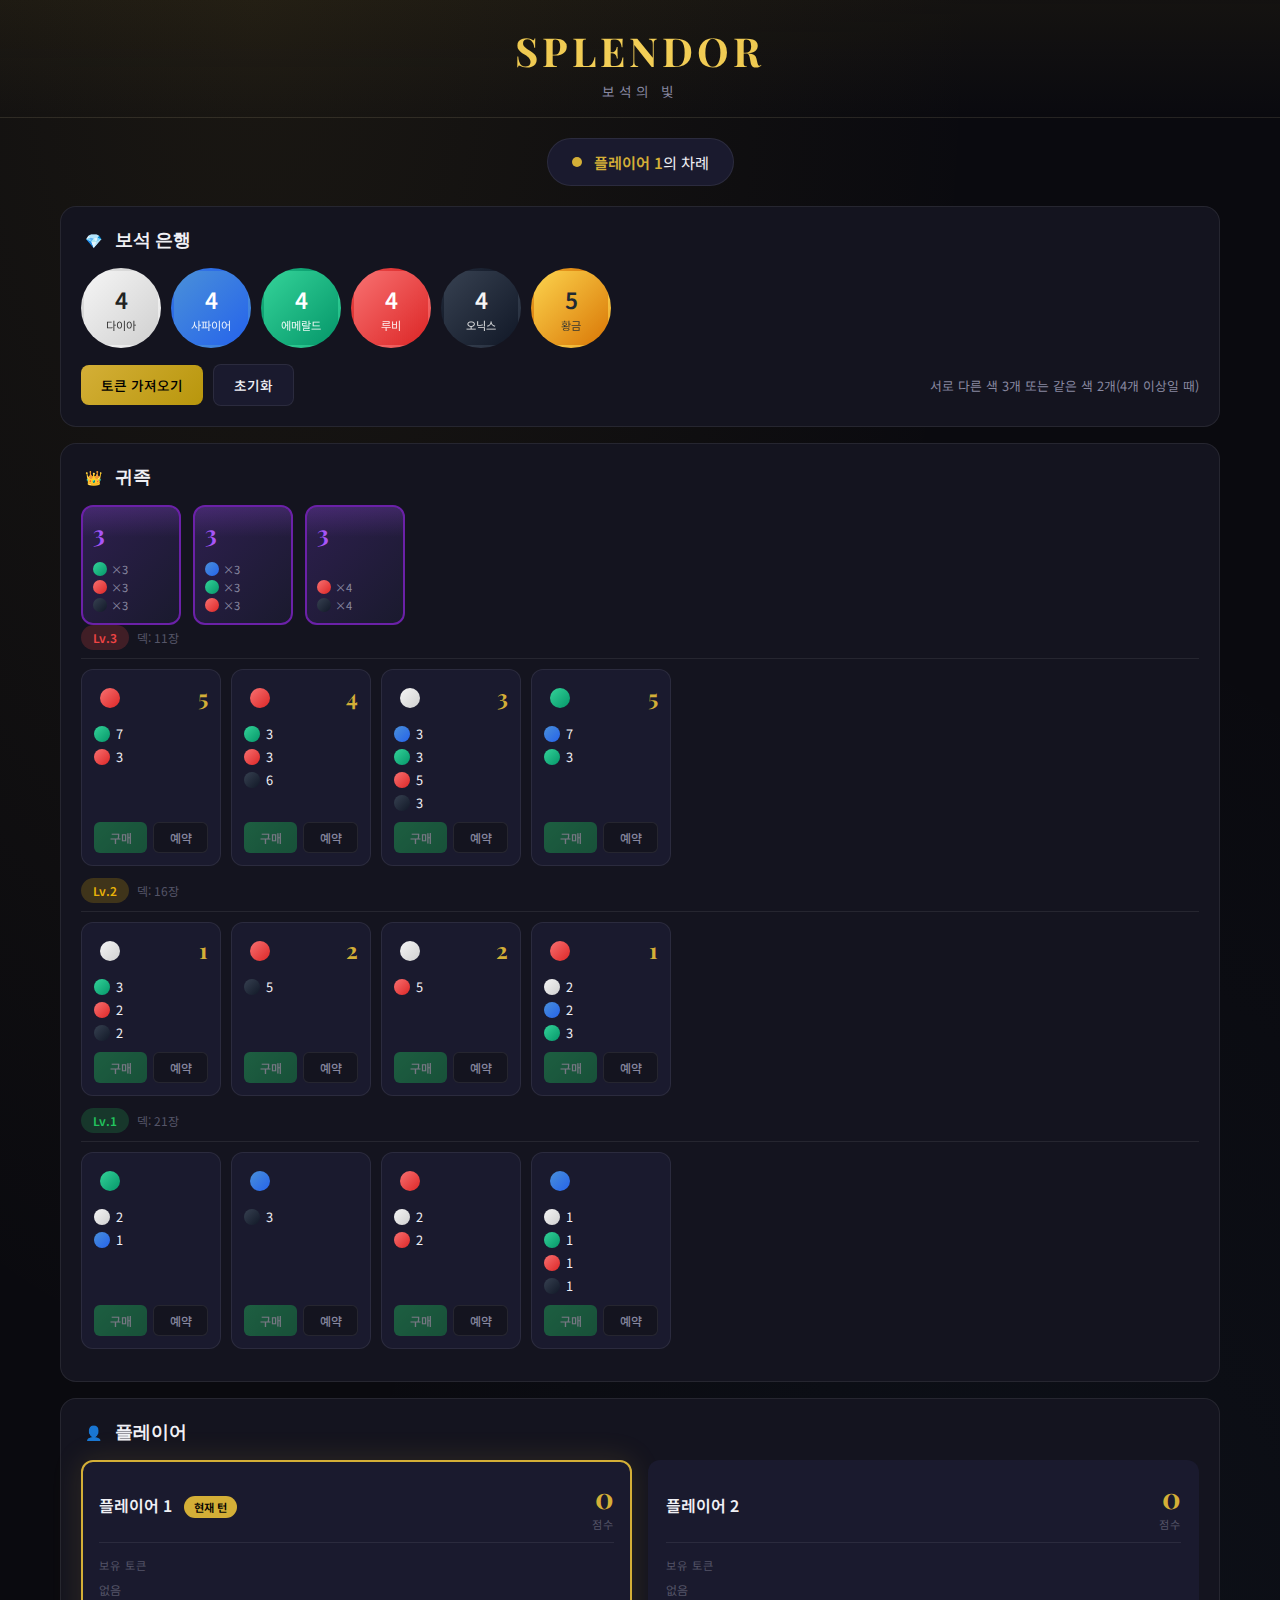
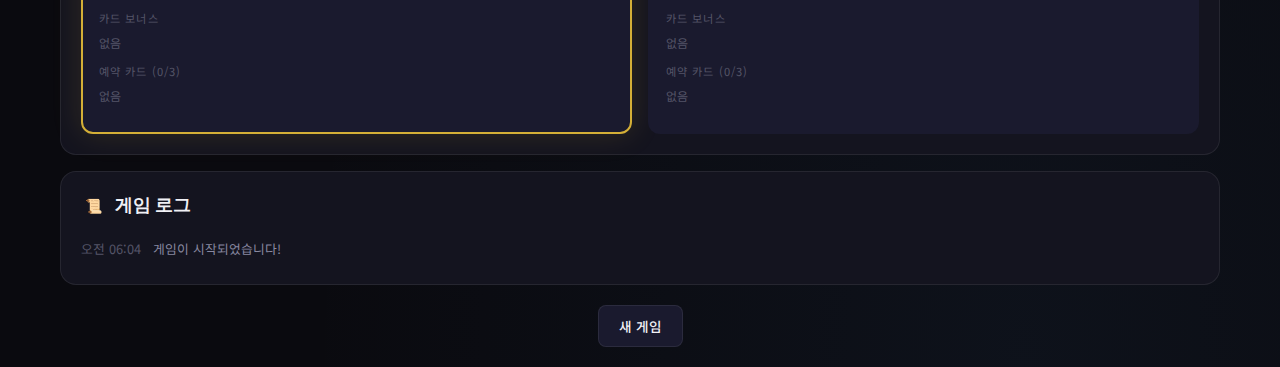
<file: splendor/index.html>
<!DOCTYPE html>
<html lang="ko">
<head>
  <meta charset="UTF-8" />
  <meta name="viewport" content="width=device-width, initial-scale=1.0">
  <title>Splendor - 보석의 빛</title>
  <link href="https://fonts.googleapis.com/css2?family=Playfair+Display:wght@400;600;700&family=Noto+Sans+KR:wght@300;400;500;600&display=swap" rel="stylesheet">
  <style>
    :root {
      --bg-dark: #0a0a0f;
      --bg-card: #14141f;
      --bg-elevated: #1a1a2e;
      --bg-glass: rgba(255, 255, 255, 0.03);
      --text-primary: #f0f0f5;
      --text-secondary: #8888a0;
      --text-muted: #555568;
      --accent-gold: #d4af37;
      --accent-gold-light: #f4cf57;
      --border-subtle: rgba(255, 255, 255, 0.08);
      --shadow-deep: 0 8px 32px rgba(0, 0, 0, 0.4);
      --shadow-glow: 0 0 20px rgba(212, 175, 55, 0.3);
      
      --gem-white: linear-gradient(135deg, #f5f5f5 0%, #d0d0d0 100%);
      --gem-blue: linear-gradient(135deg, #4a90d9 0%, #2563eb 100%);
      --gem-green: linear-gradient(135deg, #34d399 0%, #059669 100%);
      --gem-red: linear-gradient(135deg, #f87171 0%, #dc2626 100%);
      --gem-black: linear-gradient(135deg, #374151 0%, #111827 100%);
      --gem-gold: linear-gradient(135deg, #fcd34d 0%, #d97706 100%);
    }

    * {
      box-sizing: border-box;
      margin: 0;
      padding: 0;
    }

    body {
      font-family: 'Noto Sans KR', sans-serif;
      background: var(--bg-dark);
      color: var(--text-primary);
      min-height: 100vh;
      background-image: 
        radial-gradient(ellipse at 20% 0%, rgba(212, 175, 55, 0.08) 0%, transparent 50%),
        radial-gradient(ellipse at 80% 100%, rgba(74, 144, 217, 0.06) 0%, transparent 50%);
    }

    .game-header {
      text-align: center;
      padding: 24px 16px 16px;
      border-bottom: 1px solid var(--border-subtle);
      background: linear-gradient(180deg, rgba(212, 175, 55, 0.05) 0%, transparent 100%);
    }

    .game-title {
      font-family: 'Playfair Display', serif;
      font-size: 2.5rem;
      font-weight: 700;
      background: linear-gradient(135deg, var(--accent-gold) 0%, var(--accent-gold-light) 50%, var(--accent-gold) 100%);
      -webkit-background-clip: text;
      -webkit-text-fill-color: transparent;
      background-clip: text;
      letter-spacing: 0.1em;
      text-transform: uppercase;
      margin-bottom: 4px;
    }

    .game-subtitle {
      font-size: 0.85rem;
      color: var(--text-secondary);
      letter-spacing: 0.3em;
      text-transform: uppercase;
    }

    #game {
      max-width: 1200px;
      margin: 0 auto;
      padding: 20px;
    }

    .turn-indicator {
      display: flex;
      align-items: center;
      justify-content: center;
      gap: 12px;
      padding: 12px 24px;
      background: var(--bg-elevated);
      border-radius: 50px;
      margin-bottom: 20px;
      border: 1px solid var(--border-subtle);
      width: fit-content;
      margin-left: auto;
      margin-right: auto;
    }

    .turn-indicator.game-over {
      background: linear-gradient(135deg, rgba(212, 175, 55, 0.2) 0%, rgba(212, 175, 55, 0.1) 100%);
      border-color: var(--accent-gold);
    }

    .turn-dot {
      width: 10px;
      height: 10px;
      border-radius: 50%;
      background: var(--accent-gold);
      animation: pulse 2s infinite;
    }

    @keyframes pulse {
      0%, 100% { opacity: 1; transform: scale(1); }
      50% { opacity: 0.5; transform: scale(0.8); }
    }

    .turn-text {
      font-size: 0.95rem;
      color: var(--text-primary);
    }

    .turn-text strong {
      color: var(--accent-gold);
      font-weight: 600;
    }

    .section {
      background: var(--bg-card);
      border-radius: 16px;
      padding: 20px;
      margin-bottom: 16px;
      border: 1px solid var(--border-subtle);
    }

    .section-header {
      display: flex;
      align-items: center;
      gap: 10px;
      margin-bottom: 16px;
    }

    .section-icon {
      width: 24px;
      height: 24px;
      display: flex;
      align-items: center;
      justify-content: center;
      font-size: 14px;
    }

    .section-title {
      font-family: 'Playfair Display', serif;
      font-size: 1.1rem;
      font-weight: 600;
      color: var(--text-primary);
    }

    /* 토큰 스타일 */
    .tokens-grid {
      display: flex;
      flex-wrap: wrap;
      gap: 10px;
      margin-bottom: 16px;
    }

    .token-btn {
      display: flex;
      flex-direction: column;
      align-items: center;
      justify-content: center;
      width: 80px;
      height: 80px;
      border-radius: 50%;
      border: 3px solid transparent;
      cursor: pointer;
      transition: all 0.2s ease;
      position: relative;
      font-family: 'Noto Sans KR', sans-serif;
    }

    .token-btn:hover:not(:disabled) {
      transform: translateY(-3px);
      box-shadow: var(--shadow-deep);
    }

    .token-btn:disabled {
      opacity: 0.5;
      cursor: not-allowed;
    }

    .token-btn.selected {
      border-color: var(--accent-gold);
      box-shadow: var(--shadow-glow);
    }

    .token-white { background: var(--gem-white); color: #222; }
    .token-blue { background: var(--gem-blue); color: #fff; }
    .token-green { background: var(--gem-green); color: #fff; }
    .token-red { background: var(--gem-red); color: #fff; }
    .token-black { background: var(--gem-black); color: #f5f5f5; }
    .token-gold { background: var(--gem-gold); color: #1f2933; }

    .token-count {
      font-size: 1.4rem;
      font-weight: 600;
    }

    .token-label {
      font-size: 0.7rem;
      opacity: 0.9;
      margin-top: 2px;
    }

    .token-pending {
      position: absolute;
      top: -5px;
      right: -5px;
      background: var(--accent-gold);
      color: #000;
      width: 22px;
      height: 22px;
      border-radius: 50%;
      font-size: 0.75rem;
      font-weight: 600;
      display: flex;
      align-items: center;
      justify-content: center;
    }

    .token-actions {
      display: flex;
      flex-wrap: wrap;
      gap: 10px;
      align-items: center;
    }

    .btn {
      padding: 10px 20px;
      border-radius: 8px;
      border: none;
      font-family: 'Noto Sans KR', sans-serif;
      font-size: 0.85rem;
      font-weight: 500;
      cursor: pointer;
      transition: all 0.2s ease;
    }

    .btn:hover:not(:disabled) {
      transform: translateY(-1px);
    }

    .btn:disabled {
      opacity: 0.5;
      cursor: not-allowed;
    }

    .btn-primary {
      background: linear-gradient(135deg, var(--accent-gold) 0%, #b8960c 100%);
      color: #000;
    }

    .btn-secondary {
      background: var(--bg-elevated);
      color: var(--text-primary);
      border: 1px solid var(--border-subtle);
    }

    .token-info {
      font-size: 0.8rem;
      color: var(--text-secondary);
      margin-left: auto;
    }

    /* 귀족 타일 */
    .nobles-grid {
      display: flex;
      flex-wrap: wrap;
      gap: 12px;
    }

    .noble-tile {
      width: 100px;
      height: 120px;
      background: linear-gradient(135deg, #2d1f4e 0%, #1a1a2e 100%);
      border-radius: 12px;
      padding: 10px;
      display: flex;
      flex-direction: column;
      border: 2px solid #6b21a8;
      position: relative;
      overflow: hidden;
    }

    .noble-tile::before {
      content: '';
      position: absolute;
      top: 0;
      left: 0;
      right: 0;
      height: 30px;
      background: linear-gradient(180deg, rgba(168, 85, 247, 0.2) 0%, transparent 100%);
    }

    .noble-points {
      font-family: 'Playfair Display', serif;
      font-size: 1.5rem;
      font-weight: 700;
      color: #a855f7;
      margin-bottom: auto;
    }

    .noble-req {
      font-size: 0.7rem;
      color: var(--text-secondary);
    }

    .noble-req-item {
      display: flex;
      align-items: center;
      gap: 4px;
      margin-top: 2px;
    }

    .noble-gem {
      width: 14px;
      height: 14px;
      border-radius: 50%;
    }

    /* 카드 그리드 */
    .cards-section {
      margin-bottom: 12px;
    }

    .cards-level {
      display: flex;
      align-items: center;
      gap: 8px;
      margin-bottom: 10px;
      padding-bottom: 8px;
      border-bottom: 1px solid var(--border-subtle);
    }

    .level-badge {
      padding: 4px 12px;
      border-radius: 20px;
      font-size: 0.75rem;
      font-weight: 600;
    }

    .level-1 { background: rgba(34, 197, 94, 0.2); color: #22c55e; }
    .level-2 { background: rgba(234, 179, 8, 0.2); color: #eab308; }
    .level-3 { background: rgba(239, 68, 68, 0.2); color: #ef4444; }

    .deck-count {
      font-size: 0.75rem;
      color: var(--text-muted);
    }

    .cards-grid {
      display: flex;
      flex-wrap: wrap;
      gap: 10px;
    }

    .card {
      width: 140px;
      min-height: 160px;
      background: var(--bg-elevated);
      border-radius: 12px;
      padding: 12px;
      display: flex;
      flex-direction: column;
      border: 1px solid var(--border-subtle);
      transition: all 0.2s ease;
      position: relative;
      overflow: hidden;
    }

    .card:hover {
      transform: translateY(-2px);
      box-shadow: var(--shadow-deep);
    }

    .card-empty {
      background: var(--bg-glass);
      border: 2px dashed var(--border-subtle);
      display: flex;
      align-items: center;
      justify-content: center;
      color: var(--text-muted);
      font-size: 0.8rem;
    }

    .card-header {
      display: flex;
      justify-content: space-between;
      align-items: flex-start;
      margin-bottom: 10px;
    }

    .card-bonus {
      width: 32px;
      height: 32px;
      border-radius: 8px;
      display: flex;
      align-items: center;
      justify-content: center;
    }

    .card-bonus-gem {
      width: 20px;
      height: 20px;
      border-radius: 50%;
    }

    .card-points {
      font-family: 'Playfair Display', serif;
      font-size: 1.4rem;
      font-weight: 700;
      color: var(--accent-gold);
    }

    .card-cost {
      flex: 1;
      display: flex;
      flex-direction: column;
      gap: 4px;
    }

    .cost-row {
      display: flex;
      align-items: center;
      gap: 6px;
      font-size: 0.8rem;
    }

    .cost-gem {
      width: 16px;
      height: 16px;
      border-radius: 50%;
    }

    .card-actions {
      display: flex;
      gap: 6px;
      margin-top: 10px;
    }

    .card-btn {
      flex: 1;
      padding: 6px 8px;
      border-radius: 6px;
      border: none;
      font-size: 0.75rem;
      font-weight: 500;
      cursor: pointer;
      transition: all 0.15s ease;
      font-family: 'Noto Sans KR', sans-serif;
    }

    .card-btn:disabled {
      opacity: 0.4;
      cursor: not-allowed;
    }

    .btn-buy {
      background: linear-gradient(135deg, #22c55e 0%, #16a34a 100%);
      color: #fff;
    }

    .btn-reserve {
      background: var(--bg-card);
      color: var(--text-secondary);
      border: 1px solid var(--border-subtle);
    }

    /* 플레이어 패널 */
    .players-grid {
      display: grid;
      grid-template-columns: repeat(auto-fit, minmax(320px, 1fr));
      gap: 16px;
    }

    .player-panel {
      background: var(--bg-elevated);
      border-radius: 12px;
      padding: 16px;
      border: 2px solid transparent;
      transition: all 0.2s ease;
    }

    .player-panel.current {
      border-color: var(--accent-gold);
      box-shadow: 0 0 30px rgba(212, 175, 55, 0.15);
    }

    .player-header {
      display: flex;
      justify-content: space-between;
      align-items: center;
      margin-bottom: 14px;
      padding-bottom: 10px;
      border-bottom: 1px solid var(--border-subtle);
    }

    .player-name {
      font-weight: 600;
      font-size: 1rem;
    }

    .player-badge {
      font-size: 0.7rem;
      padding: 3px 10px;
      border-radius: 20px;
      background: var(--accent-gold);
      color: #000;
      font-weight: 600;
      margin-left: 8px;
    }

    .player-score {
      font-family: 'Playfair Display', serif;
      font-size: 1.8rem;
      font-weight: 700;
      color: var(--accent-gold);
    }

    .player-score-label {
      font-size: 0.7rem;
      color: var(--text-muted);
      text-transform: uppercase;
      letter-spacing: 0.1em;
    }

    .player-section {
      margin-bottom: 12px;
    }

    .player-section-title {
      font-size: 0.7rem;
      color: var(--text-muted);
      text-transform: uppercase;
      letter-spacing: 0.1em;
      margin-bottom: 8px;
    }

    .player-gems {
      display: flex;
      flex-wrap: wrap;
      gap: 6px;
    }

    .player-gem {
      display: flex;
      align-items: center;
      gap: 4px;
      padding: 4px 10px;
      border-radius: 20px;
      background: var(--bg-card);
      font-size: 0.8rem;
    }

    .player-gem-dot {
      width: 12px;
      height: 12px;
      border-radius: 50%;
    }

    .player-reserved {
      display: flex;
      flex-wrap: wrap;
      gap: 6px;
    }

    .reserved-card {
      display: flex;
      align-items: center;
      gap: 6px;
      padding: 6px 10px;
      background: var(--bg-card);
      border-radius: 8px;
      font-size: 0.75rem;
      border: 1px solid var(--border-subtle);
    }

    .reserved-gem {
      width: 14px;
      height: 14px;
      border-radius: 50%;
    }

    .reserved-buy {
      padding: 2px 8px;
      border-radius: 4px;
      border: none;
      background: #22c55e;
      color: #fff;
      font-size: 0.7rem;
      cursor: pointer;
      font-family: 'Noto Sans KR', sans-serif;
    }

    .reserved-buy:disabled {
      opacity: 0.4;
      cursor: not-allowed;
    }

    /* 게임 로그 */
    .log-container {
      max-height: 150px;
      overflow-y: auto;
    }

    .log-entry {
      padding: 6px 0;
      border-bottom: 1px solid var(--border-subtle);
      font-size: 0.8rem;
      color: var(--text-secondary);
    }

    .log-entry:last-child {
      border-bottom: none;
    }

    .log-time {
      color: var(--text-muted);
      margin-right: 8px;
    }

    /* 게임 컨트롤 */
    .game-controls {
      display: flex;
      justify-content: center;
      gap: 12px;
      margin-top: 20px;
    }

    /* 반응형 */
    @media (max-width: 768px) {
      .game-title {
        font-size: 1.8rem;
      }
      
      .token-btn {
        width: 60px;
        height: 60px;
      }
      
      .token-count {
        font-size: 1.1rem;
      }
      
      .card {
        width: 120px;
        min-height: 140px;
      }
      
      .noble-tile {
        width: 85px;
        height: 100px;
      }
    }
  </style>
</head>
<body>
  <header class="game-header">
    <h1 class="game-title">Splendor</h1>
    <p class="game-subtitle">보석의 빛</p>
  </header>

  <div id="game"></div>

  <script>
    // ===== 상수 =====
    const COLORS = ["white", "blue", "green", "red", "black"];
    
    const COLOR_LABEL = {
      white: "다이아",
      blue: "사파이어",
      green: "에메랄드",
      red: "루비",
      black: "오닉스",
      gold: "황금"
    };

    const COLOR_SHORT = {
      white: "◇",
      blue: "◆",
      green: "◆",
      red: "◆",
      black: "◆",
      gold: "★"
    };

    // ===== 카드 데이터 (3단계) =====
    const CARD_DECK_L1 = [
      { id: "l1_01", level: 1, points: 0, bonus: "white", cost: { blue: 1, green: 1, red: 1, black: 1 } },
      { id: "l1_02", level: 1, points: 0, bonus: "white", cost: { blue: 2, black: 1 } },
      { id: "l1_03", level: 1, points: 0, bonus: "white", cost: { blue: 2, green: 2 } },
      { id: "l1_04", level: 1, points: 0, bonus: "white", cost: { green: 3 } },
      { id: "l1_05", level: 1, points: 1, bonus: "white", cost: { blue: 1, green: 2, red: 1, black: 1 } },
      { id: "l1_06", level: 1, points: 0, bonus: "blue", cost: { white: 1, green: 1, red: 1, black: 1 } },
      { id: "l1_07", level: 1, points: 0, bonus: "blue", cost: { white: 1, black: 2 } },
      { id: "l1_08", level: 1, points: 0, bonus: "blue", cost: { green: 2, black: 2 } },
      { id: "l1_09", level: 1, points: 0, bonus: "blue", cost: { black: 3 } },
      { id: "l1_10", level: 1, points: 1, bonus: "blue", cost: { white: 1, green: 1, red: 2, black: 1 } },
      { id: "l1_11", level: 1, points: 0, bonus: "green", cost: { white: 1, blue: 1, red: 1, black: 1 } },
      { id: "l1_12", level: 1, points: 0, bonus: "green", cost: { white: 2, blue: 1 } },
      { id: "l1_13", level: 1, points: 0, bonus: "green", cost: { blue: 2, red: 2 } },
      { id: "l1_14", level: 1, points: 0, bonus: "green", cost: { red: 3 } },
      { id: "l1_15", level: 1, points: 1, bonus: "green", cost: { white: 1, blue: 1, red: 1, black: 2 } },
      { id: "l1_16", level: 1, points: 0, bonus: "red", cost: { white: 1, blue: 1, green: 1, black: 1 } },
      { id: "l1_17", level: 1, points: 0, bonus: "red", cost: { white: 2, red: 2 } },
      { id: "l1_18", level: 1, points: 0, bonus: "red", cost: { green: 2, red: 1 } },
      { id: "l1_19", level: 1, points: 0, bonus: "red", cost: { white: 3 } },
      { id: "l1_20", level: 1, points: 1, bonus: "red", cost: { white: 2, blue: 1, green: 1, black: 1 } },
      { id: "l1_21", level: 1, points: 0, bonus: "black", cost: { white: 1, blue: 1, green: 1, red: 1 } },
      { id: "l1_22", level: 1, points: 0, bonus: "black", cost: { green: 1, red: 2 } },
      { id: "l1_23", level: 1, points: 0, bonus: "black", cost: { white: 2, red: 2 } },
      { id: "l1_24", level: 1, points: 0, bonus: "black", cost: { blue: 3 } },
      { id: "l1_25", level: 1, points: 1, bonus: "black", cost: { white: 1, blue: 2, green: 1, red: 1 } },
    ];

    const CARD_DECK_L2 = [
      { id: "l2_01", level: 2, points: 1, bonus: "white", cost: { green: 3, red: 2, black: 2 } },
      { id: "l2_02", level: 2, points: 2, bonus: "white", cost: { green: 1, red: 4, black: 2 } },
      { id: "l2_03", level: 2, points: 2, bonus: "white", cost: { red: 5 } },
      { id: "l2_04", level: 2, points: 3, bonus: "white", cost: { white: 6 } },
      { id: "l2_05", level: 2, points: 1, bonus: "blue", cost: { white: 2, green: 2, black: 3 } },
      { id: "l2_06", level: 2, points: 2, bonus: "blue", cost: { white: 2, red: 1, black: 4 } },
      { id: "l2_07", level: 2, points: 2, bonus: "blue", cost: { white: 5 } },
      { id: "l2_08", level: 2, points: 3, bonus: "blue", cost: { blue: 6 } },
      { id: "l2_09", level: 2, points: 1, bonus: "green", cost: { white: 2, blue: 3, red: 2 } },
      { id: "l2_10", level: 2, points: 2, bonus: "green", cost: { white: 4, blue: 2, black: 1 } },
      { id: "l2_11", level: 2, points: 2, bonus: "green", cost: { blue: 5 } },
      { id: "l2_12", level: 2, points: 3, bonus: "green", cost: { green: 6 } },
      { id: "l2_13", level: 2, points: 1, bonus: "red", cost: { white: 2, blue: 2, green: 3 } },
      { id: "l2_14", level: 2, points: 2, bonus: "red", cost: { blue: 1, green: 4, black: 2 } },
      { id: "l2_15", level: 2, points: 2, bonus: "red", cost: { black: 5 } },
      { id: "l2_16", level: 2, points: 3, bonus: "red", cost: { red: 6 } },
      { id: "l2_17", level: 2, points: 1, bonus: "black", cost: { white: 3, blue: 2, green: 2 } },
      { id: "l2_18", level: 2, points: 2, bonus: "black", cost: { white: 1, green: 2, red: 4 } },
      { id: "l2_19", level: 2, points: 2, bonus: "black", cost: { green: 5 } },
      { id: "l2_20", level: 2, points: 3, bonus: "black", cost: { black: 6 } },
    ];

    const CARD_DECK_L3 = [
      { id: "l3_01", level: 3, points: 3, bonus: "white", cost: { blue: 3, green: 3, red: 5, black: 3 } },
      { id: "l3_02", level: 3, points: 4, bonus: "white", cost: { white: 3, red: 3, black: 6 } },
      { id: "l3_03", level: 3, points: 5, bonus: "white", cost: { white: 3, black: 7 } },
      { id: "l3_04", level: 3, points: 3, bonus: "blue", cost: { white: 3, green: 5, red: 3, black: 3 } },
      { id: "l3_05", level: 3, points: 4, bonus: "blue", cost: { white: 6, blue: 3, black: 3 } },
      { id: "l3_06", level: 3, points: 5, bonus: "blue", cost: { blue: 3, white: 7 } },
      { id: "l3_07", level: 3, points: 3, bonus: "green", cost: { white: 5, blue: 3, red: 3, black: 3 } },
      { id: "l3_08", level: 3, points: 4, bonus: "green", cost: { blue: 6, green: 3, red: 3 } },
      { id: "l3_09", level: 3, points: 5, bonus: "green", cost: { green: 3, blue: 7 } },
      { id: "l3_10", level: 3, points: 3, bonus: "red", cost: { white: 3, blue: 3, green: 3, black: 5 } },
      { id: "l3_11", level: 3, points: 4, bonus: "red", cost: { green: 3, red: 3, black: 6 } },
      { id: "l3_12", level: 3, points: 5, bonus: "red", cost: { red: 3, green: 7 } },
      { id: "l3_13", level: 3, points: 3, bonus: "black", cost: { white: 3, blue: 5, green: 3, red: 3 } },
      { id: "l3_14", level: 3, points: 4, bonus: "black", cost: { white: 3, red: 6, black: 3 } },
      { id: "l3_15", level: 3, points: 5, bonus: "black", cost: { black: 3, red: 7 } },
    ];

    // 귀족 타일
    const NOBLE_TILES = [
      { id: "n1", points: 3, requirement: { white: 4, blue: 4 } },
      { id: "n2", points: 3, requirement: { blue: 4, green: 4 } },
      { id: "n3", points: 3, requirement: { green: 4, red: 4 } },
      { id: "n4", points: 3, requirement: { red: 4, black: 4 } },
      { id: "n5", points: 3, requirement: { white: 4, black: 4 } },
      { id: "n6", points: 3, requirement: { white: 3, blue: 3, green: 3 } },
      { id: "n7", points: 3, requirement: { blue: 3, green: 3, red: 3 } },
      { id: "n8", points: 3, requirement: { green: 3, red: 3, black: 3 } },
      { id: "n9", points: 3, requirement: { white: 3, red: 3, black: 3 } },
      { id: "n10", points: 3, requirement: { white: 3, blue: 3, black: 3 } },
    ];

    // ===== 유틸리티 함수 =====
    function shuffle(array) {
      const arr = array.slice();
      for (let i = arr.length - 1; i > 0; i--) {
        const j = Math.floor(Math.random() * (i + 1));
        [arr[i], arr[j]] = [arr[j], arr[i]];
      }
      return arr;
    }

    function createTokenSet() {
      return { white: 0, blue: 0, green: 0, red: 0, black: 0, gold: 0 };
    }

    function createBonusSet() {
      return { white: 0, blue: 0, green: 0, red: 0, black: 0 };
    }

    function totalTokens(tokens) {
      return Object.values(tokens).reduce((a, b) => a + b, 0);
    }

    function getGemClass(color) {
      return `background: var(--gem-${color})`;
    }

    // ===== 게임 상태 =====
    const state = {
      bankTokens: { white: 4, blue: 4, green: 4, red: 4, black: 4, gold: 5 },
      deckL1: [],
      deckL2: [],
      deckL3: [],
      boardCardsL1: [null, null, null, null],
      boardCardsL2: [null, null, null, null],
      boardCardsL3: [null, null, null, null],
      nobles: [],
      players: [
        {
          id: "p1",
          name: "플레이어 1",
          tokens: createTokenSet(),
          bonuses: createBonusSet(),
          reserved: [],
          points: 0,
          nobles: []
        },
        {
          id: "p2",
          name: "플레이어 2",
          tokens: createTokenSet(),
          bonuses: createBonusSet(),
          reserved: [],
          points: 0,
          nobles: []
        }
      ],
      currentPlayerIndex: 0,
      pendingTake: createTokenSet(),
      log: [],
      gameOver: false,
      turnCount: 0
    };

    function log(message) {
      const time = new Date().toLocaleTimeString('ko-KR', { hour: '2-digit', minute: '2-digit' });
      state.log.unshift({ time, message });
      if (state.log.length > 100) state.log.pop();
    }

    // ===== 초기화 =====
    function initGame() {
      state.deckL1 = shuffle(CARD_DECK_L1);
      state.deckL2 = shuffle(CARD_DECK_L2);
      state.deckL3 = shuffle(CARD_DECK_L3);
      
      for (let i = 0; i < 4; i++) {
        state.boardCardsL1[i] = state.deckL1.pop() || null;
        state.boardCardsL2[i] = state.deckL2.pop() || null;
        state.boardCardsL3[i] = state.deckL3.pop() || null;
      }
      
      // 2인용: 귀족 3장
      state.nobles = shuffle(NOBLE_TILES).slice(0, 3);
      
      state.players.forEach(p => {
        p.tokens = createTokenSet();
        p.bonuses = createBonusSet();
        p.reserved = [];
        p.points = 0;
        p.nobles = [];
      });
      
      state.bankTokens = { white: 4, blue: 4, green: 4, red: 4, black: 4, gold: 5 };
      state.currentPlayerIndex = 0;
      state.pendingTake = createTokenSet();
      state.log = [];
      state.gameOver = false;
      state.turnCount = 0;
      
      log("게임이 시작되었습니다!");
      render();
    }

    function drawCard(level) {
      const deck = level === 1 ? state.deckL1 : level === 2 ? state.deckL2 : state.deckL3;
      return deck.pop() || null;
    }

    function getBoardCards(level) {
      return level === 1 ? state.boardCardsL1 : level === 2 ? state.boardCardsL2 : state.boardCardsL3;
    }

    function getCurrentPlayer() {
      return state.players[state.currentPlayerIndex];
    }

    // ===== 귀족 획득 체크 =====
    function checkNobleVisit(player) {
      for (let i = state.nobles.length - 1; i >= 0; i--) {
        const noble = state.nobles[i];
        let canVisit = true;
        
        for (const color of COLORS) {
          const req = noble.requirement[color] || 0;
          if (player.bonuses[color] < req) {
            canVisit = false;
            break;
          }
        }
        
        if (canVisit) {
          state.nobles.splice(i, 1);
          player.nobles.push(noble);
          player.points += noble.points;
          log(`${player.name}에게 귀족이 방문했습니다! (+${noble.points}점)`);
          return; // 한 턴에 한 귀족만
        }
      }
    }

    function nextPlayer() {
      state.currentPlayerIndex = (state.currentPlayerIndex + 1) % state.players.length;
      state.pendingTake = createTokenSet();
      state.turnCount++;
      render();
    }

    function checkGameEnd() {
      const target = 15;
      for (const player of state.players) {
        if (player.points >= target) {
          state.gameOver = true;
          const winner = state.players.reduce((a, b) => a.points > b.points ? a : b);
          log(`🏆 게임 종료! ${winner.name} 승리! (${winner.points}점)`);
          render();
          return true;
        }
      }
      return false;
    }

    // ===== 토큰 선택 =====
    function selectToken(color) {
      if (state.gameOver || color === "gold") return;
      
      const bank = state.bankTokens;
      const pending = state.pendingTake;
      const player = getCurrentPlayer();
      
      if (bank[color] <= pending[color]) return;
      
      const totalSelected = totalTokens(pending);
      const hasDouble = COLORS.some(c => pending[c] === 2);
      
      if (pending[color] === 1) {
        if (totalSelected !== 1) {
          alert("같은 색 2개를 가져올 때는 그 색만 선택해야 합니다.");
          return;
        }
        if (bank[color] < 4) {
          alert("같은 색 2개는 은행에 4개 이상 있을 때만 가능합니다.");
          return;
        }
        pending[color] = 2;
      } else {
        if (hasDouble) {
          alert("이미 같은 색 2개를 선택했습니다.");
          return;
        }
        if (totalSelected >= 3) {
          alert("최대 3개까지 선택 가능합니다.");
          return;
        }
        pending[color] = 1;
      }
      
      if (totalTokens(player.tokens) + totalTokens(pending) > 10) {
        pending[color] = Math.max(0, pending[color] - 1);
        alert("토큰은 최대 10개까지 보유 가능합니다.");
        return;
      }
      
      render();
    }

    function resetPendingTake() {
      state.pendingTake = createTokenSet();
      render();
    }

    function confirmTakeTokens() {
      if (state.gameOver) return;
      
      const pending = state.pendingTake;
      const total = totalTokens(pending);
      
      if (total === 0) {
        alert("토큰을 선택해주세요.");
        return;
      }
      
      const player = getCurrentPlayer();
      const bank = state.bankTokens;
      
      for (const c of COLORS) {
        bank[c] -= pending[c];
        player.tokens[c] += pending[c];
      }
      
      const takenStr = COLORS.filter(c => pending[c] > 0)
        .map(c => `${COLOR_LABEL[c]} ×${pending[c]}`)
        .join(", ");
      log(`${player.name}: 토큰 획득 (${takenStr})`);
      
      checkNobleVisit(player);
      if (!checkGameEnd()) {
        nextPlayer();
      }
    }

    // ===== 카드 구매 =====
    function canAfford(player, card) {
      let needGold = 0;
      for (const c of COLORS) {
        const cost = card.cost[c] || 0;
        const afterBonus = Math.max(0, cost - player.bonuses[c]);
        const deficit = Math.max(0, afterBonus - player.tokens[c]);
        needGold += deficit;
      }
      return needGold <= player.tokens.gold;
    }

    function payForCard(player, card) {
      let goldUsed = 0;
      
      for (const c of COLORS) {
        const cost = card.cost[c] || 0;
        const afterBonus = Math.max(0, cost - player.bonuses[c]);
        const payWithColor = Math.min(player.tokens[c], afterBonus);
        const deficit = afterBonus - payWithColor;
        
        player.tokens[c] -= payWithColor;
        state.bankTokens[c] += payWithColor;
        goldUsed += deficit;
      }
      
      player.tokens.gold -= goldUsed;
      state.bankTokens.gold += goldUsed;
    }

    function buyBoardCard(level, index) {
      if (state.gameOver) return;
      
      const boardCards = getBoardCards(level);
      const card = boardCards[index];
      if (!card) return;
      
      const player = getCurrentPlayer();
      if (!canAfford(player, card)) {
        alert("토큰이 부족합니다.");
        return;
      }
      
      payForCard(player, card);
      player.bonuses[card.bonus]++;
      player.points += card.points;
      
      log(`${player.name}: ${COLOR_LABEL[card.bonus]} 카드 구매 (+${card.points}점)`);
      
      boardCards[index] = drawCard(level);
      
      checkNobleVisit(player);
      if (!checkGameEnd()) {
        nextPlayer();
      }
    }

    function buyReservedCard(cardId) {
      if (state.gameOver) return;
      
      const player = getCurrentPlayer();
      const idx = player.reserved.findIndex(c => c.id === cardId);
      if (idx === -1) return;
      
      const card = player.reserved[idx];
      if (!canAfford(player, card)) {
        alert("토큰이 부족합니다.");
        return;
      }
      
      payForCard(player, card);
      player.reserved.splice(idx, 1);
      player.bonuses[card.bonus]++;
      player.points += card.points;
      
      log(`${player.name}: 예약 카드 구매 (${COLOR_LABEL[card.bonus]}, +${card.points}점)`);
      
      checkNobleVisit(player);
      if (!checkGameEnd()) {
        nextPlayer();
      }
    }

    // ===== 카드 예약 =====
    function reserveBoardCard(level, index) {
      if (state.gameOver) return;
      
      const boardCards = getBoardCards(level);
      const card = boardCards[index];
      if (!card) return;
      
      const player = getCurrentPlayer();
      if (player.reserved.length >= 3) {
        alert("예약 카드는 최대 3장까지입니다.");
        return;
      }
      
      if (state.bankTokens.gold > 0) {
        if (totalTokens(player.tokens) >= 10) {
          alert("황금 토큰을 받으면 10개를 초과합니다.");
          return;
        }
        state.bankTokens.gold--;
        player.tokens.gold++;
      }
      
      player.reserved.push(card);
      boardCards[index] = drawCard(level);
      
      log(`${player.name}: 카드 예약 (Lv.${level}, 황금 +1)`);
      
      checkNobleVisit(player);
      if (!checkGameEnd()) {
        nextPlayer();
      }
    }

    // ===== 렌더링 =====
    function render() {
      const root = document.getElementById("game");
      const current = getCurrentPlayer();
      
      let html = "";
      
      // 턴 표시
      if (state.gameOver) {
        const winner = state.players.reduce((a, b) => a.points > b.points ? a : b);
        html += `
          <div class="turn-indicator game-over">
            <span class="turn-text">🏆 <strong>${winner.name}</strong> 승리! (${winner.points}점)</span>
          </div>`;
      } else {
        html += `
          <div class="turn-indicator">
            <div class="turn-dot"></div>
            <span class="turn-text"><strong>${current.name}</strong>의 차례</span>
          </div>`;
      }
      
      // 토큰 뱅크
      html += renderBankSection();
      
      // 귀족 + 카드
      html += `<div class="section">`;
      html += renderNoblesSection();
      html += renderCardsSection();
      html += `</div>`;
      
      // 플레이어
      html += renderPlayersSection();
      
      // 로그
      html += renderLogSection();
      
      // 게임 컨트롤
      html += `
        <div class="game-controls">
          <button class="btn btn-secondary" onclick="initGame()">새 게임</button>
        </div>`;
      
      root.innerHTML = html;
    }

    function renderBankSection() {
      const pending = state.pendingTake;
      const disabled = state.gameOver ? "disabled" : "";
      
      let tokensHtml = "";
      for (const c of [...COLORS, "gold"]) {
        const count = state.bankTokens[c];
        const pend = pending[c] || 0;
        const isSelected = pend > 0;
        
        tokensHtml += `
          <button class="token-btn token-${c} ${isSelected ? 'selected' : ''}" 
                  onclick="selectToken('${c}')" ${disabled}>
            <span class="token-count">${count}</span>
            <span class="token-label">${COLOR_LABEL[c]}</span>
            ${pend > 0 ? `<span class="token-pending">+${pend}</span>` : ''}
          </button>`;
      }
      
      return `
        <div class="section">
          <div class="section-header">
            <span class="section-icon">💎</span>
            <span class="section-title">보석 은행</span>
          </div>
          <div class="tokens-grid">${tokensHtml}</div>
          <div class="token-actions">
            <button class="btn btn-primary" onclick="confirmTakeTokens()" ${disabled}>토큰 가져오기</button>
            <button class="btn btn-secondary" onclick="resetPendingTake()" ${disabled}>초기화</button>
            <span class="token-info">서로 다른 색 3개 또는 같은 색 2개(4개 이상일 때)</span>
          </div>
        </div>`;
    }

    function renderNoblesSection() {
      if (state.nobles.length === 0) return "";
      
      let html = `
        <div class="section-header">
          <span class="section-icon">👑</span>
          <span class="section-title">귀족</span>
        </div>
        <div class="nobles-grid">`;
      
      for (const noble of state.nobles) {
        let reqHtml = "";
        for (const c of COLORS) {
          const req = noble.requirement[c];
          if (req) {
            reqHtml += `
              <div class="noble-req-item">
                <div class="noble-gem" style="${getGemClass(c)}"></div>
                <span>×${req}</span>
              </div>`;
          }
        }
        
        html += `
          <div class="noble-tile">
            <div class="noble-points">${noble.points}</div>
            <div class="noble-req">${reqHtml}</div>
          </div>`;
      }
      
      html += `</div>`;
      return html;
    }

    function renderCardsSection() {
      let html = "";
      
      const levels = [
        { level: 3, cards: state.boardCardsL3, deck: state.deckL3 },
        { level: 2, cards: state.boardCardsL2, deck: state.deckL2 },
        { level: 1, cards: state.boardCardsL1, deck: state.deckL1 }
      ];
      
      for (const { level, cards, deck } of levels) {
        html += `
          <div class="cards-section">
            <div class="cards-level">
              <span class="level-badge level-${level}">Lv.${level}</span>
              <span class="deck-count">덱: ${deck.length}장</span>
            </div>
            <div class="cards-grid">`;
        
        cards.forEach((card, idx) => {
          if (!card) {
            html += `<div class="card card-empty">빈 자리</div>`;
          } else {
            html += renderCard(card, level, idx);
          }
        });
        
        html += `</div></div>`;
      }
      
      return html;
    }

    function renderCard(card, level, index) {
      const player = getCurrentPlayer();
      const affordable = canAfford(player, card);
      const disabled = state.gameOver ? "disabled" : "";
      const buyDisabled = !affordable || state.gameOver ? "disabled" : "";
      
      let costHtml = "";
      for (const c of COLORS) {
        const cost = card.cost[c];
        if (cost) {
          costHtml += `
            <div class="cost-row">
              <div class="cost-gem" style="${getGemClass(c)}"></div>
              <span>${cost}</span>
            </div>`;
        }
      }
      
      return `
        <div class="card">
          <div class="card-header">
            <div class="card-bonus">
              <div class="card-bonus-gem" style="${getGemClass(card.bonus)}"></div>
            </div>
            <div class="card-points">${card.points || ''}</div>
          </div>
          <div class="card-cost">${costHtml || '<span style="color:var(--text-muted);font-size:0.75rem">비용 없음</span>'}</div>
          <div class="card-actions">
            <button class="card-btn btn-buy" ${buyDisabled} onclick="buyBoardCard(${level}, ${index})">구매</button>
            <button class="card-btn btn-reserve" ${disabled} onclick="reserveBoardCard(${level}, ${index})">예약</button>
          </div>
        </div>`;
    }

    function renderPlayersSection() {
      let html = `
        <div class="section">
          <div class="section-header">
            <span class="section-icon">👤</span>
            <span class="section-title">플레이어</span>
          </div>
          <div class="players-grid">`;
      
      state.players.forEach((player, idx) => {
        const isCurrent = idx === state.currentPlayerIndex && !state.gameOver;
        
        // 토큰
        let gemsHtml = "";
        for (const c of [...COLORS, "gold"]) {
          if (player.tokens[c] > 0) {
            gemsHtml += `
              <div class="player-gem">
                <div class="player-gem-dot" style="${getGemClass(c)}"></div>
                <span>${player.tokens[c]}</span>
              </div>`;
          }
        }
        if (!gemsHtml) gemsHtml = `<span style="color:var(--text-muted);font-size:0.75rem">없음</span>`;
        
        // 보너스
        let bonusHtml = "";
        for (const c of COLORS) {
          if (player.bonuses[c] > 0) {
            bonusHtml += `
              <div class="player-gem">
                <div class="player-gem-dot" style="${getGemClass(c)}"></div>
                <span>${player.bonuses[c]}</span>
              </div>`;
          }
        }
        if (!bonusHtml) bonusHtml = `<span style="color:var(--text-muted);font-size:0.75rem">없음</span>`;
        
        // 예약 카드
        let reservedHtml = "";
        if (player.reserved.length > 0) {
          for (const card of player.reserved) {
            const canBuy = canAfford(player, card) && isCurrent && !state.gameOver;
            reservedHtml += `
              <div class="reserved-card">
                <div class="reserved-gem" style="${getGemClass(card.bonus)}"></div>
                <span>Lv.${card.level} / ${card.points}점</span>
                <button class="reserved-buy" ${canBuy ? '' : 'disabled'} onclick="buyReservedCard('${card.id}')">구매</button>
              </div>`;
          }
        } else {
          reservedHtml = `<span style="color:var(--text-muted);font-size:0.75rem">없음</span>`;
        }
        
        html += `
          <div class="player-panel ${isCurrent ? 'current' : ''}">
            <div class="player-header">
              <div>
                <span class="player-name">${player.name}</span>
                ${isCurrent ? '<span class="player-badge">현재 턴</span>' : ''}
              </div>
              <div style="text-align:right">
                <div class="player-score">${player.points}</div>
                <div class="player-score-label">점수</div>
              </div>
            </div>
            <div class="player-section">
              <div class="player-section-title">보유 토큰</div>
              <div class="player-gems">${gemsHtml}</div>
            </div>
            <div class="player-section">
              <div class="player-section-title">카드 보너스</div>
              <div class="player-gems">${bonusHtml}</div>
            </div>
            <div class="player-section">
              <div class="player-section-title">예약 카드 (${player.reserved.length}/3)</div>
              <div class="player-reserved">${reservedHtml}</div>
            </div>
          </div>`;
      });
      
      html += `</div></div>`;
      return html;
    }

    function renderLogSection() {
      let entriesHtml = "";
      for (const entry of state.log.slice(0, 20)) {
        entriesHtml += `
          <div class="log-entry">
            <span class="log-time">${entry.time}</span>
            ${entry.message}
          </div>`;
      }
      
      return `
        <div class="section">
          <div class="section-header">
            <span class="section-icon">📜</span>
            <span class="section-title">게임 로그</span>
          </div>
          <div class="log-container">${entriesHtml || '<div class="log-entry">아직 기록이 없습니다.</div>'}</div>
        </div>`;
    }

    // ===== 전역 함수 =====
    window.selectToken = selectToken;
    window.resetPendingTake = resetPendingTake;
    window.confirmTakeTokens = confirmTakeTokens;
    window.buyBoardCard = buyBoardCard;
    window.buyReservedCard = buyReservedCard;
    window.reserveBoardCard = reserveBoardCard;
    window.initGame = initGame;

    // 시작
    initGame();
  </script>
</body>
</html>
</file>
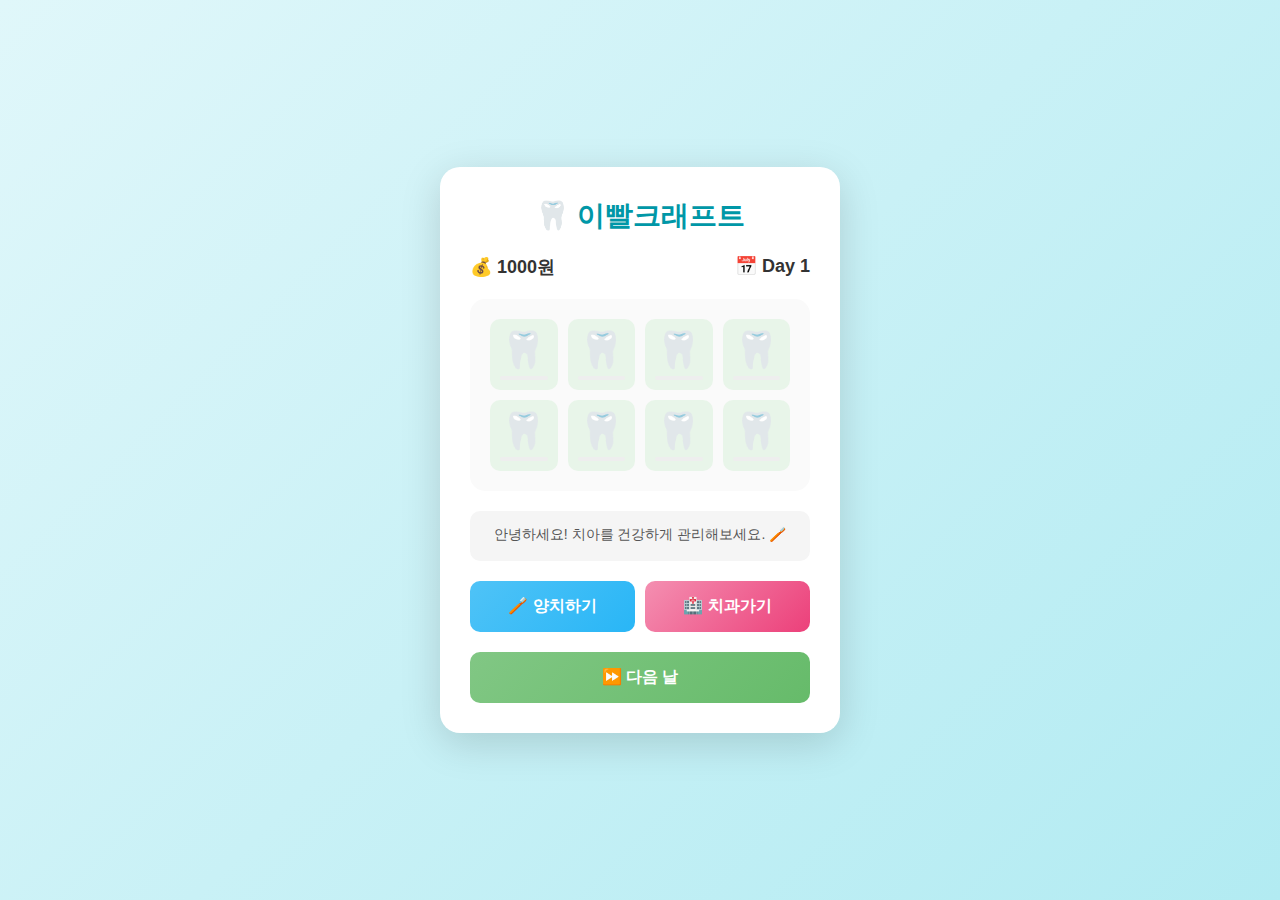
<file: tooth/index.html>
<!DOCTYPE html>
<html lang="ko">
<head>
  <meta charset="UTF-8">
  <meta name="viewport" content="width=device-width, initial-scale=1.0">
  <title>🦷 이빨크래프트</title>
  <style>
    * { margin: 0; padding: 0; box-sizing: border-box; }
    
    body {
      font-family: 'Segoe UI', sans-serif;
      background: linear-gradient(135deg, #e0f7fa 0%, #b2ebf2 100%);
      min-height: 100vh;
      display: flex;
      justify-content: center;
      align-items: center;
    }
    
    .game-container {
      background: white;
      border-radius: 20px;
      box-shadow: 0 10px 40px rgba(0,0,0,0.15);
      padding: 30px;
      width: 400px;
      text-align: center;
    }
    
    .header {
      display: flex;
      justify-content: space-between;
      margin-bottom: 20px;
      font-size: 18px;
      font-weight: bold;
      color: #333;
    }
    
    h1 {
      font-size: 28px;
      margin-bottom: 20px;
      color: #0097a7;
    }
    
    .teeth-container {
      display: grid;
      grid-template-columns: repeat(4, 1fr);
      gap: 10px;
      margin: 20px 0;
      padding: 20px;
      background: #fafafa;
      border-radius: 15px;
    }
    
    .tooth {
      font-size: 36px;
      padding: 10px;
      border-radius: 10px;
      cursor: pointer;
      transition: all 0.2s;
      position: relative;
    }
    
    .tooth:hover { transform: scale(1.1); }
    
    .tooth.healthy { background: #e8f5e9; }
    .tooth.dirty { background: #fff9c4; }
    .tooth.danger { background: #ffccbc; }
    .tooth.cavity { background: #d7ccc8; }
    
    .tooth-info {
      font-size: 10px;
      color: #666;
      margin-top: 5px;
    }
    
    .plaque-bar {
      height: 4px;
      background: #eee;
      border-radius: 2px;
      margin-top: 5px;
      overflow: hidden;
    }
    
    .plaque-bar-fill {
      height: 100%;
      background: #ffc107;
      transition: width 0.3s;
    }
    
    .buttons {
      display: flex;
      gap: 10px;
      margin: 20px 0;
    }
    
    button {
      flex: 1;
      padding: 15px;
      font-size: 16px;
      border: none;
      border-radius: 10px;
      cursor: pointer;
      transition: all 0.2s;
      font-weight: bold;
    }
    
    button:hover { transform: translateY(-2px); }
    button:active { transform: translateY(0); }
    
    .btn-brush {
      background: linear-gradient(135deg, #4fc3f7, #29b6f6);
      color: white;
    }
    
    .btn-hospital {
      background: linear-gradient(135deg, #f48fb1, #ec407a);
      color: white;
    }
    
    .btn-next {
      background: linear-gradient(135deg, #81c784, #66bb6a);
      color: white;
      width: 100%;
    }
    
    .message {
      background: #f5f5f5;
      padding: 15px;
      border-radius: 10px;
      margin: 15px 0;
      font-size: 14px;
      color: #555;
      min-height: 50px;
    }
    
    .tooltip {
      position: fixed;
      background: rgba(0,0,0,0.8);
      color: white;
      padding: 10px 15px;
      border-radius: 8px;
      font-size: 14px;
      pointer-events: none;
      z-index: 100;
      display: none;
    }
    
    .game-over {
      position: fixed;
      top: 0; left: 0; right: 0; bottom: 0;
      background: rgba(0,0,0,0.7);
      display: flex;
      justify-content: center;
      align-items: center;
      z-index: 200;
    }
    
    .game-over-box {
      background: white;
      padding: 40px;
      border-radius: 20px;
      text-align: center;
    }
    
    .game-over h2 { color: #e53935; margin-bottom: 20px; }
    
    .restart-btn {
      background: #4caf50;
      color: white;
      padding: 15px 30px;
      border: none;
      border-radius: 10px;
      font-size: 18px;
      cursor: pointer;
    }

    .brushing-overlay {
      position: fixed;
      top: 0; left: 0; right: 0; bottom: 0;
      background: rgba(255,255,255,0.95);
      display: flex;
      flex-direction: column;
      justify-content: center;
      align-items: center;
      z-index: 150;
    }
    
    .brushing-teeth {
      display: grid;
      grid-template-columns: repeat(4, 1fr);
      gap: 15px;
      margin: 30px 0;
    }
    
    .brushing-tooth {
      font-size: 48px;
      padding: 15px;
      border-radius: 15px;
      cursor: pointer;
      background: #ffecb3;
      transition: all 0.2s;
    }
    
    .brushing-tooth.brushed {
      background: #c8e6c9;
      animation: sparkle 0.5s;
    }
    
    .brushing-tooth:hover { transform: scale(1.1); }
    
    @keyframes sparkle {
      0%, 100% { transform: scale(1); }
      50% { transform: scale(1.2); }
    }
    
    .timer {
      font-size: 48px;
      font-weight: bold;
      color: #0097a7;
    }
    
    .brushing-progress {
      font-size: 20px;
      color: #666;
    }
  </style>
</head>
<body>
  <div class="game-container">
    <h1>🦷 이빨크래프트</h1>
    
    <div class="header">
      <span>💰 <span id="money">1000</span>원</span>
      <span>📅 Day <span id="day">1</span></span>
    </div>
    
    <div class="teeth-container" id="teeth"></div>
    
    <div class="message" id="message">
      안녕하세요! 치아를 건강하게 관리해보세요. 🪥
    </div>
    
    <div class="buttons">
      <button class="btn-brush" onclick="startBrushing()">🪥 양치하기</button>
      <button class="btn-hospital" onclick="visitHospital()">🏥 치과가기</button>
    </div>
    
    <button class="btn-next" onclick="nextDay()">⏩ 다음 날</button>
  </div>
  
  <div class="tooltip" id="tooltip"></div>

  <script>
    // 게임 상태
    const game = {
      day: 1,
      money: 1000,
      brushedToday: false
    };
    
    // 치아 8개 초기화
    const teeth = Array.from({ length: 8 }, (_, i) => ({
      id: i,
      name: i < 4 ? `앞니 ${i + 1}` : `어금니 ${i - 3}`,
      hp: 100,
      plaque: 0,
      hasCavity: false
    }));
    
    // 치아 렌더링
    function renderTeeth() {
      const container = document.getElementById('teeth');
      container.innerHTML = teeth.map(tooth => {
        let stateClass = 'healthy';
        let emoji = '🦷';
        
        if (tooth.hasCavity) {
          stateClass = 'cavity';
          emoji = '🦴';
        } else if (tooth.plaque >= 80) {
          stateClass = 'danger';
        } else if (tooth.plaque >= 40) {
          stateClass = 'dirty';
        }
        
        return `
          <div class="tooth ${stateClass}" 
               onmouseenter="showTooltip(event, ${tooth.id})" 
               onmouseleave="hideTooltip()">
            ${emoji}
            <div class="plaque-bar">
              <div class="plaque-bar-fill" style="width: ${tooth.plaque}%"></div>
            </div>
          </div>
        `;
      }).join('');
    }
    
    // 툴팁 표시
    function showTooltip(event, id) {
      const tooth = teeth[id];
      const tooltip = document.getElementById('tooltip');
      tooltip.innerHTML = `
        <strong>${tooth.name}</strong><br>
        ❤️ HP: ${tooth.hp}<br>
        🦠 플라크: ${tooth.plaque}%<br>
        ${tooth.hasCavity ? '⚠️ 충치 있음!' : '✅ 건강함'}
      `;
      tooltip.style.display = 'block';
      tooltip.style.left = event.pageX + 10 + 'px';
      tooltip.style.top = event.pageY + 10 + 'px';
    }
    
    function hideTooltip() {
      document.getElementById('tooltip').style.display = 'none';
    }
    
    // 양치 미니게임 시작
    function startBrushing() {
      if (game.brushedToday) {
        showMessage('오늘은 이미 양치했어요! 내일 또 닦아요~ 😊');
        return;
      }
      
      const overlay = document.createElement('div');
      overlay.className = 'brushing-overlay';
      overlay.id = 'brushing-overlay';
      
      const brushedTeeth = new Set();
      
      overlay.innerHTML = `
        <h2>🪥 양치 타임!</h2>
        <p>모든 치아를 클릭해서 닦으세요!</p>
        <div class="timer" id="brush-timer">10</div>
        <div class="brushing-teeth" id="brushing-teeth">
          ${teeth.map((t, i) => `
            <div class="brushing-tooth" data-id="${i}">
              ${t.hasCavity ? '🦴' : '🦷'}
            </div>
          `).join('')}
        </div>
        <div class="brushing-progress">
          닦은 치아: <span id="brushed-count">0</span> / 8
        </div>
      `;
      
      document.body.appendChild(overlay);
      
      // 치아 클릭 이벤트
      overlay.querySelectorAll('.brushing-tooth').forEach(el => {
        el.onclick = () => {
          const id = parseInt(el.dataset.id);
          if (!brushedTeeth.has(id)) {
            brushedTeeth.add(id);
            el.classList.add('brushed');
            document.getElementById('brushed-count').textContent = brushedTeeth.size;
          }
        };
      });
      
      // 타이머
      let timeLeft = 10;
      const timer = setInterval(() => {
        timeLeft--;
        document.getElementById('brush-timer').textContent = timeLeft;
        
        if (timeLeft <= 0) {
          clearInterval(timer);
          finishBrushing(brushedTeeth);
        }
      }, 1000);
    }
    
    // 양치 완료
    function finishBrushing(brushedTeeth) {
      document.getElementById('brushing-overlay').remove();
      game.brushedToday = true;
      
      // 닦은 치아만 플라크 감소
      teeth.forEach((tooth, i) => {
        if (!tooth.hasCavity && brushedTeeth.has(i)) {
          tooth.plaque = Math.max(0, tooth.plaque - 50);
        }
      });
      
      const brushedCount = brushedTeeth.size;
      const skippedTeeth = teeth.filter((t, i) => !brushedTeeth.has(i) && !t.hasCavity);
      
      if (brushedCount === 8) {
        showMessage('완벽한 양치! 모든 치아가 반짝반짝! ✨');
      } else if (brushedCount >= 5) {
        showMessage(`${brushedCount}개 닦음! 안 닦은 ${8 - brushedCount}개는 플라크 그대로... 😅`);
      } else {
        showMessage(`${brushedCount}개만 닦았어요! 안 닦은 치아 조심! ⚠️`);
      }
      
      renderTeeth();
    }
    
    // 치과 방문
    function visitHospital() {
      const cavityTeeth = teeth.filter(t => t.hasCavity);
      
      if (cavityTeeth.length === 0) {
        showMessage('충치가 없어요! 건강한 치아입니다! 👍');
        return;
      }
      
      const cost = cavityTeeth.length * 500;
      
      if (game.money < cost) {
        showMessage(`돈이 부족해요! ${cost}원 필요 (보유: ${game.money}원) 😢`);
        return;
      }
      
      game.money -= cost;
      cavityTeeth.forEach(tooth => {
        tooth.hasCavity = false;
        tooth.hp = 100;
        tooth.plaque = 0;
      });
      
      showMessage(`${cavityTeeth.length}개 치아 치료 완료! -${cost}원 💉`);
      updateUI();
    }
    
    // 다음 날
    function nextDay() {
      game.day++;
      game.brushedToday = false;
      
      // 매일 플라크 증가
      teeth.forEach(tooth => {
        if (!tooth.hasCavity) {
          tooth.plaque += 20;
          
          // 플라크 100% 이상이면 즉시 충치!
          if (tooth.plaque >= 100) {
            tooth.hasCavity = true;
            tooth.hp = 0;
            tooth.plaque = 100;
          }
        }
      });
      
      // 용돈 지급
      game.money += 100;
      
      // 게임 오버 체크
      const allCavity = teeth.every(t => t.hasCavity);
      if (allCavity) {
        showGameOver();
        return;
      }
      
      // 상태 메시지
      const cavityCount = teeth.filter(t => t.hasCavity).length;
      const dangerCount = teeth.filter(t => !t.hasCavity && t.plaque >= 80).length;
      
      if (cavityCount > 0) {
        showMessage(`⚠️ 충치 ${cavityCount}개! 치과 가세요! (+100원 용돈)`);
      } else if (dangerCount > 0) {
        showMessage(`😰 ${dangerCount}개 치아 위험! 양치하세요! (+100원 용돈)`);
      } else {
        showMessage(`좋은 아침! Day ${game.day} 🌅 (+100원 용돈)`);
      }
      
      updateUI();
    }
    
    // UI 업데이트
    function updateUI() {
      document.getElementById('money').textContent = game.money;
      document.getElementById('day').textContent = game.day;
      renderTeeth();
    }
    
    // 메시지 표시
    function showMessage(text) {
      document.getElementById('message').textContent = text;
    }
    
    // 게임 오버
    function showGameOver() {
      const overlay = document.createElement('div');
      overlay.className = 'game-over';
      overlay.innerHTML = `
        <div class="game-over-box">
          <h2>😱 게임 오버!</h2>
          <p>모든 치아가 충치가 되었어요...</p>
          <p>총 ${game.day}일 버텼습니다!</p>
          <br>
          <button class="restart-btn" onclick="location.reload()">
            🔄 다시 시작
          </button>
        </div>
      `;
      document.body.appendChild(overlay);
    }
    
    // 게임 시작
    renderTeeth();
  </script>
</body>
</html>
</file>
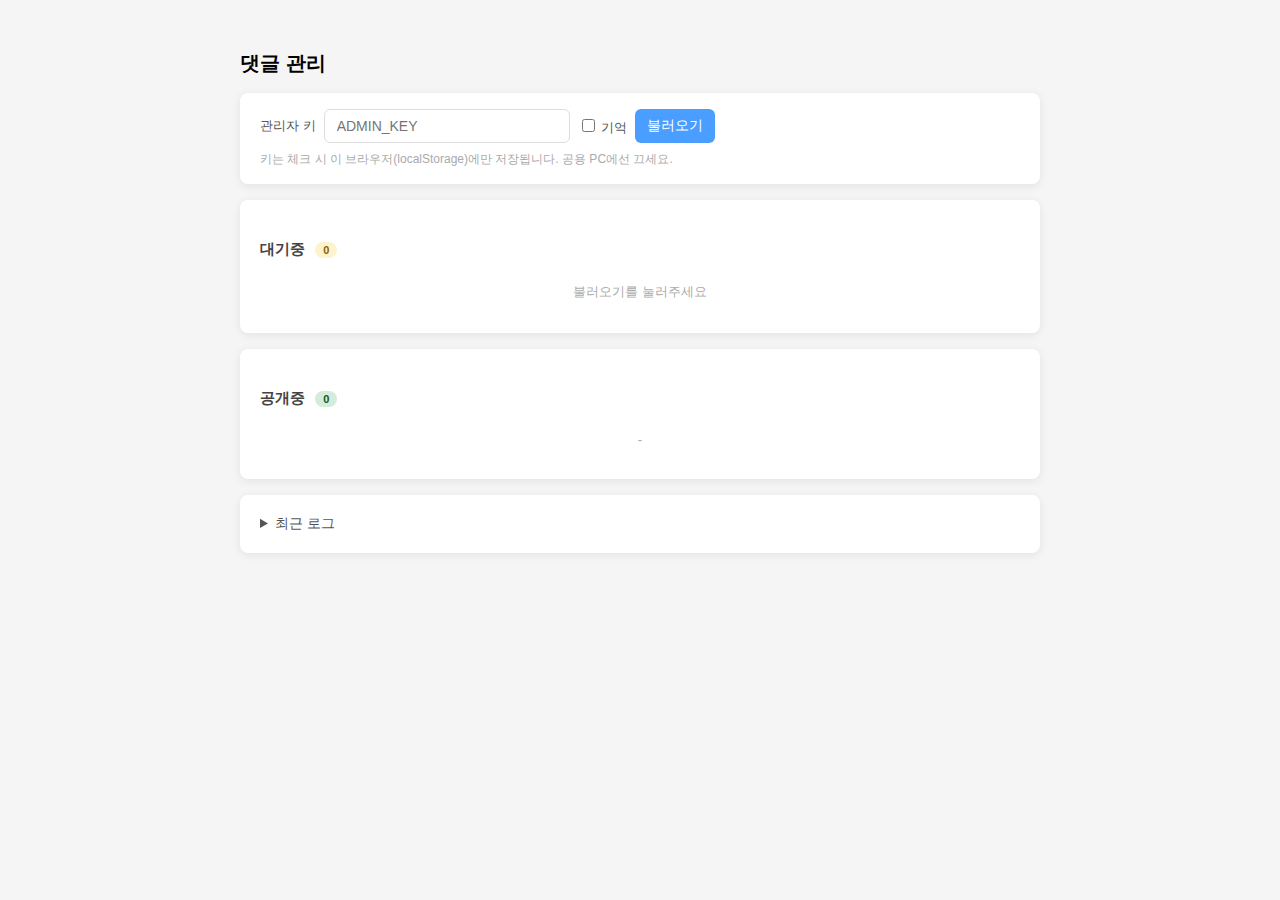
<file: admin.html>
<!DOCTYPE html>
<html lang="ko">
<head>
    <meta charset="UTF-8">
    <meta name="viewport" content="width=device-width, initial-scale=1.0">
    <title>댓글 관리</title>
    <style>
        body {
            font-family: -apple-system, BlinkMacSystemFont, 'Segoe UI', sans-serif;
            max-width: 800px;
            margin: 30px auto;
            padding: 20px;
            background: #f5f5f5;
        }
        h1 { font-size: 20px; margin: 0 0 16px 0; }
        h2 { font-size: 15px; margin: 24px 0 8px 0; color: #444; }
        .panel {
            background: white;
            border-radius: 8px;
            box-shadow: 0 2px 10px rgba(0,0,0,0.08);
            padding: 16px 20px;
            margin-bottom: 16px;
        }
        .controls {
            display: flex;
            gap: 8px;
            flex-wrap: wrap;
            align-items: center;
        }
        .controls label {
            font-size: 13px;
            color: #555;
        }
        select, input[type="password"], input[type="text"], button {
            padding: 8px 12px;
            border: 1px solid #ddd;
            border-radius: 6px;
            font-size: 14px;
            font-family: inherit;
            outline: none;
        }
        input[type="password"] { min-width: 220px; }
        button {
            background: #4a9eff;
            color: white;
            border: none;
            cursor: pointer;
            transition: background 0.2s;
        }
        button:hover { background: #3a8eef; }
        button.secondary { background: #888; }
        button.secondary:hover { background: #666; }
        button.danger { background: #e54848; }
        button.danger:hover { background: #c93838; }
        button.success { background: #2da34a; }
        button.success:hover { background: #228537; }
        button:disabled { background: #c0c0c0; cursor: not-allowed; }
        .status {
            font-size: 13px;
            color: #888;
            margin-top: 8px;
        }
        .comment {
            padding: 12px 0;
            border-bottom: 1px solid #f0f0f0;
            display: flex;
            gap: 12px;
            align-items: flex-start;
        }
        .comment:last-child { border-bottom: none; }
        .comment-content { flex: 1; min-width: 0; }
        .comment-meta {
            font-size: 12px;
            color: #888;
            margin-bottom: 4px;
        }
        .comment-meta strong { color: #333; }
        .comment-body {
            font-size: 14px;
            color: #333;
            white-space: pre-wrap;
            word-break: break-word;
        }
        .badge {
            display: inline-block;
            padding: 2px 8px;
            border-radius: 10px;
            font-size: 11px;
            margin-left: 6px;
        }
        .badge.pending { background: #fff3cd; color: #856404; }
        .badge.approved { background: #d4edda; color: #155724; }
        .actions { display: flex; gap: 6px; flex-shrink: 0; }
        .actions button { padding: 6px 10px; font-size: 12px; }
        .empty {
            text-align: center;
            color: #aaa;
            padding: 16px 0;
            font-size: 13px;
        }
        .log-line {
            font-family: ui-monospace, SFMono-Regular, Consolas, monospace;
            font-size: 12px;
            padding: 4px 0;
            border-bottom: 1px solid #f5f5f5;
            color: #444;
        }
        details > summary {
            cursor: pointer;
            font-size: 14px;
            color: #555;
            padding: 4px 0;
        }
        .hint {
            font-size: 12px;
            color: #aaa;
            margin-top: 6px;
        }
    </style>
</head>
<body>
    <h1>댓글 관리</h1>

    <div class="panel">
        <div class="controls">
            <label for="keyInput">관리자 키</label>
            <input type="password" id="keyInput" placeholder="ADMIN_KEY" autocomplete="off">
            <label><input type="checkbox" id="rememberKey"> 기억</label>
            <button id="reloadBtn">불러오기</button>
        </div>
        <div class="status" id="status"></div>
        <div class="hint">키는 체크 시 이 브라우저(localStorage)에만 저장됩니다. 공용 PC에선 끄세요.</div>
    </div>

    <div class="panel">
        <h2>대기중 <span id="pendingCount" class="badge pending">0</span></h2>
        <div id="pendingList"><div class="empty">불러오기를 눌러주세요</div></div>
    </div>

    <div class="panel">
        <h2>공개중 <span id="approvedCount" class="badge approved">0</span></h2>
        <div id="approvedList"><div class="empty">-</div></div>
    </div>

    <div class="panel">
        <details>
            <summary>최근 로그</summary>
            <div id="logList" style="margin-top: 8px;"><div class="empty">-</div></div>
        </details>
    </div>

    <script>
        const API_URL = 'https://craft-comments.jaehoo.workers.dev';
        const PAGE = 'index';
        const LS_KEY = 'craft_admin_key';
        const LS_REMEMBER = 'craft_admin_remember';

        const keyInput = document.getElementById('keyInput');
        const rememberKey = document.getElementById('rememberKey');
        const statusEl = document.getElementById('status');

        if (localStorage.getItem(LS_REMEMBER) === '1') {
            rememberKey.checked = true;
            keyInput.value = localStorage.getItem(LS_KEY) || '';
        }

        function persistKey() {
            if (rememberKey.checked) {
                localStorage.setItem(LS_KEY, keyInput.value);
                localStorage.setItem(LS_REMEMBER, '1');
            } else {
                localStorage.removeItem(LS_KEY);
                localStorage.removeItem(LS_REMEMBER);
            }
        }

        rememberKey.addEventListener('change', persistKey);
        keyInput.addEventListener('change', persistKey);

        function escapeHtml(text) {
            const div = document.createElement('div');
            div.textContent = text;
            return div.innerHTML;
        }

        function fmtDate(iso) {
            const d = new Date(iso);
            return d.toLocaleDateString('ko-KR') + ' ' + d.toLocaleTimeString('ko-KR', { hour: '2-digit', minute: '2-digit' });
        }

        function headers() {
            return { 'X-Admin-Key': keyInput.value, 'Content-Type': 'application/json' };
        }

        function setStatus(msg, isError) {
            statusEl.textContent = msg || '';
            statusEl.style.color = isError ? '#c93838' : '#888';
        }

        async function load() {
            const page = PAGE;
            if (!keyInput.value) {
                setStatus('관리자 키를 입력하세요', true);
                return;
            }
            setStatus('불러오는 중...');
            try {
                const [commentsRes, logsRes] = await Promise.all([
                    fetch(`${API_URL}?page=${page}`, { headers: headers() }),
                    fetch(`${API_URL}/logs?page=${page}`, { headers: headers() }),
                ]);
                if (commentsRes.status === 403) {
                    setStatus('관리자 키가 올바르지 않습니다', true);
                    return;
                }
                const comments = await commentsRes.json();
                const logs = logsRes.ok ? await logsRes.json() : [];
                render(comments, logs);
                setStatus(`${comments.length}개 댓글 / ${logs.length}개 로그`);
            } catch (err) {
                setStatus('불러오기 실패: ' + err.message, true);
            }
        }

        function render(comments, logs) {
            const pending = comments.filter(c => !c.approved);
            const approved = comments.filter(c => c.approved);

            document.getElementById('pendingCount').textContent = pending.length;
            document.getElementById('approvedCount').textContent = approved.length;

            const newest = (a, b) => new Date(b.date) - new Date(a.date);
            document.getElementById('pendingList').innerHTML =
                pending.length === 0
                    ? '<div class="empty">대기중인 댓글이 없습니다</div>'
                    : pending.sort(newest).map(c => commentRow(c, true)).join('');
            document.getElementById('approvedList').innerHTML =
                approved.length === 0
                    ? '<div class="empty">공개된 댓글이 없습니다</div>'
                    : approved.sort(newest).map(c => commentRow(c, false)).join('');

            document.getElementById('logList').innerHTML =
                logs.length === 0
                    ? '<div class="empty">로그 없음</div>'
                    : logs.slice().reverse().slice(0, 100).map(l =>
                        `<div class="log-line">[${fmtDate(l.date)}] ${l.action} — ${escapeHtml(l.detail?.name || '')}: ${escapeHtml((l.detail?.message || '').slice(0, 80))}</div>`
                    ).join('');
        }

        function commentRow(c, isPending) {
            const actions = isPending
                ? `<button class="success" data-act="approve" data-id="${c.id}">승인</button>
                   <button class="danger" data-act="delete" data-id="${c.id}">삭제</button>`
                : `<button class="danger" data-act="delete" data-id="${c.id}">삭제</button>`;
            return `
                <div class="comment">
                    <div class="comment-content">
                        <div class="comment-meta"><strong>${escapeHtml(c.name)}</strong> &middot; ${fmtDate(c.date)}</div>
                        <div class="comment-body">${escapeHtml(c.message)}</div>
                    </div>
                    <div class="actions">${actions}</div>
                </div>
            `;
        }

        document.body.addEventListener('click', async (e) => {
            const btn = e.target.closest('button[data-act]');
            if (!btn) return;
            const id = btn.dataset.id;
            const act = btn.dataset.act;
            const page = PAGE;

            if (act === 'delete' && !confirm('삭제하시겠습니까?')) return;

            btn.disabled = true;
            try {
                const url = act === 'approve'
                    ? `${API_URL}/approve?page=${page}&id=${id}`
                    : `${API_URL}?page=${page}&id=${id}`;
                const method = act === 'approve' ? 'PUT' : 'DELETE';
                const res = await fetch(url, { method, headers: headers() });
                if (!res.ok) throw new Error(`${res.status}`);
                await load();
            } catch (err) {
                setStatus(`${act} 실패: ${err.message}`, true);
                btn.disabled = false;
            }
        });

        document.getElementById('reloadBtn').addEventListener('click', load);

        if (keyInput.value) load();
    </script>
</body>
</html>
</file>
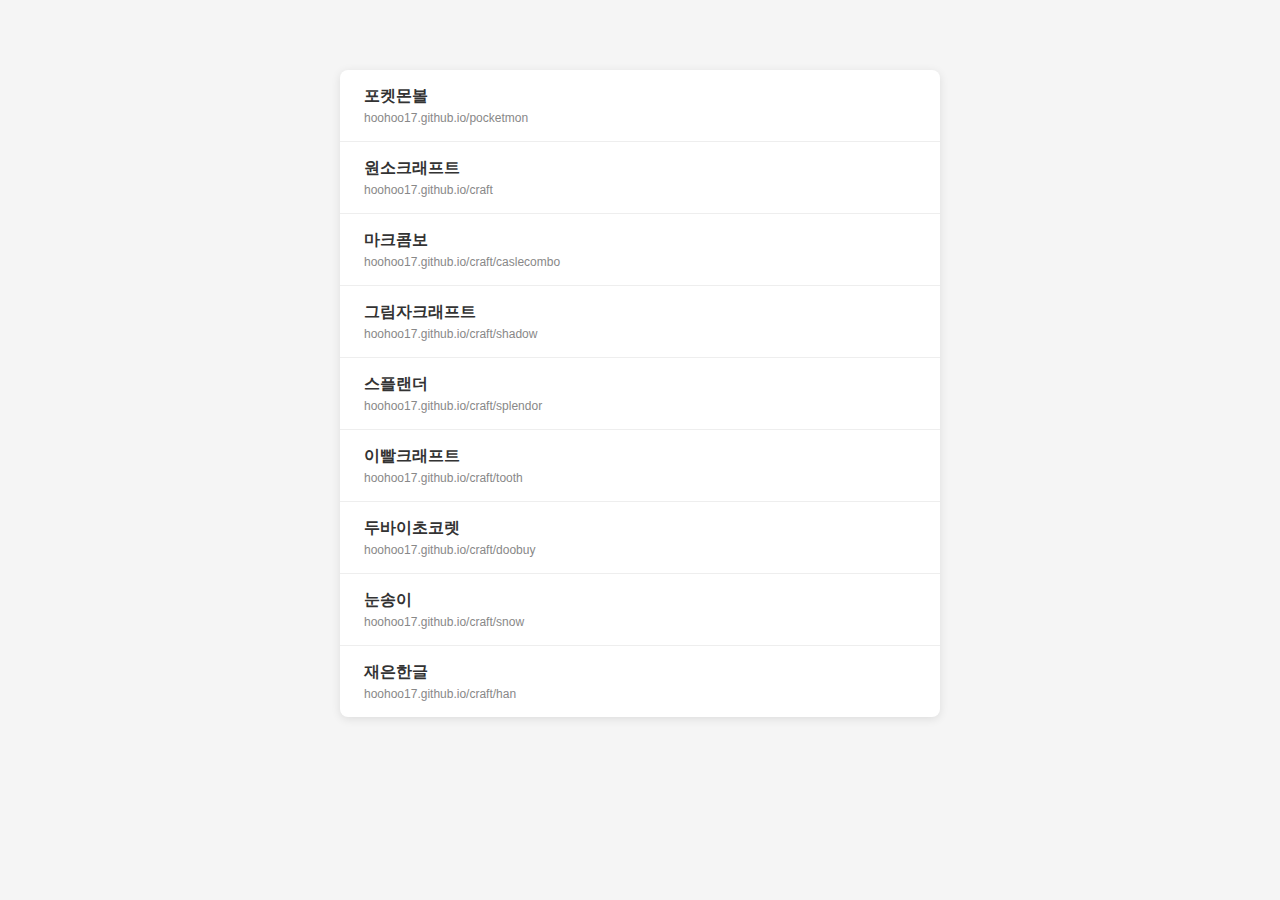
<file: map.html>
<!DOCTYPE html>
<html lang="ko">
<head>
    <meta charset="UTF-8">
    <meta name="viewport" content="width=device-width, initial-scale=1.0">
    <title>Site Map</title>
    <style>
        body {
            font-family: -apple-system, BlinkMacSystemFont, 'Segoe UI', sans-serif;
            max-width: 600px;
            margin: 50px auto;
            padding: 20px;
            background: #f5f5f5;
        }
        .map-container {
            background: white;
            border-radius: 8px;
            box-shadow: 0 2px 10px rgba(0,0,0,0.1);
            overflow: hidden;
        }
        a {
            display: block;
            padding: 16px 24px;
            text-decoration: none;
            color: #333;
            border-bottom: 1px solid #eee;
            transition: background 0.2s;
        }
        a:last-child {
            border-bottom: none;
        }
        a:hover {
            background: #f0f7ff;
        }
        .title {
            font-weight: 600;
        }
        .url {
            font-size: 12px;
            color: #888;
            margin-top: 4px;
        }
    </style>
</head>
<body>
    <div class="map-container">
        <a href="https://hoohoo17.github.io/pocketmon">
            <div class="title">포켓몬볼</div>
            <div class="url">hoohoo17.github.io/pocketmon</div>
        </a>
        <a href="https://hoohoo17.github.io/craft">
            <div class="title">원소크래프트</div>
            <div class="url">hoohoo17.github.io/craft</div>
        </a>
        <a href="https://hoohoo17.github.io/craft/caslecombo">
            <div class="title">마크콤보</div>
            <div class="url">hoohoo17.github.io/craft/caslecombo</div>
        </a>
        <a href="https://hoohoo17.github.io/craft/shadow">
            <div class="title">그림자크래프트</div>
            <div class="url">hoohoo17.github.io/craft/shadow</div>
        </a>
        <a href="https://hoohoo17.github.io/craft/splendor">
            <div class="title">스플랜더</div>
            <div class="url">hoohoo17.github.io/craft/splendor</div>
        </a>
        <a href="https://hoohoo17.github.io/craft/tooth">
            <div class="title">이빨크래프트</div>
            <div class="url">hoohoo17.github.io/craft/tooth</div>
        </a>
        <a href="https://hoohoo17.github.io/craft/doobuy">
            <div class="title">두바이초코렛</div>
            <div class="url">hoohoo17.github.io/craft/doobuy</div>
        </a>
        <a href="https://hoohoo17.github.io/craft/snow">
            <div class="title">눈송이</div>
            <div class="url">hoohoo17.github.io/craft/snow</div>
        </a>
        <a href="https://hoohoo17.github.io/craft/han">
            <div class="title">재은한글</div>
            <div class="url">hoohoo17.github.io/craft/han</div>
        </a>
        
        
    </div>
</body>
</html>
</file>
<file: craft/styles.css>
:root {
    --bg-primary: #2c3e50;
    --bg-secondary: #34495e;
    --text-primary: #ecf0f1;
    --text-secondary: #bdc3c7;
    --accent-color: #3498db;
    --border-color: #2c3e50;
    --cell-size: 60px;
}

* {
    margin: 0;
    padding: 0;
    box-sizing: border-box;
}

body {
    font-family: 'Noto Sans KR', sans-serif;
    background-color: var(--bg-primary);
    color: var(--text-primary);
    min-height: 100vh;
    display: flex;
    justify-content: center;
    align-items: center;
}

.game-container {
    background-color: var(--bg-secondary);
    padding: 2rem;
    border-radius: 10px;
    box-shadow: 0 0 20px rgba(0, 0, 0, 0.3);
    max-width: 800px;
    width: 100%;
}

header {
    text-align: center;
    margin-bottom: 2rem;
}

h1 {
    font-size: 2.5rem;
    color: var(--accent-color);
    margin-bottom: 1rem;
}

.game-info {
    display: flex;
    justify-content: space-around;
    margin-bottom: 1rem;
}

.game-board {
    display: grid;
    grid-template-columns: repeat(8, var(--cell-size));
    grid-template-rows: repeat(8, var(--cell-size));
    gap: 2px;
    background-color: var(--border-color);
    padding: 2px;
    border-radius: 5px;
    margin-bottom: 2rem;
}

.cell {
    background-color: var(--bg-primary);
    border-radius: 3px;
    cursor: pointer;
    transition: background-color 0.3s;
}

.cell:hover {
    background-color: var(--accent-color);
}

.element-panel {
    background-color: var(--bg-primary);
    padding: 1rem;
    border-radius: 5px;
    margin-bottom: 1rem;
}

.elements {
    display: flex;
    flex-wrap: wrap;
    gap: 10px;
    margin-top: 1rem;
}

.element {
    width: var(--cell-size);
    height: var(--cell-size);
    background-color: var(--bg-secondary);
    border-radius: 5px;
    display: flex;
    justify-content: center;
    align-items: center;
    cursor: pointer;
    transition: transform 0.2s;
}

.element:hover {
    transform: scale(1.1);
}

.game-controls {
    display: flex;
    justify-content: center;
    gap: 1rem;
}

.control-button {
    padding: 0.8rem 1.5rem;
    background-color: var(--accent-color);
    color: white;
    border: none;
    border-radius: 5px;
    cursor: pointer;
    font-size: 1rem;
    transition: background-color 0.3s;
}

.control-button:hover {
    background-color: #2980b9;
}

@media (max-width: 600px) {
    :root {
        --cell-size: 40px;
    }

    .game-container {
        padding: 1rem;
    }

    h1 {
        font-size: 2rem;
    }
}
</file>
